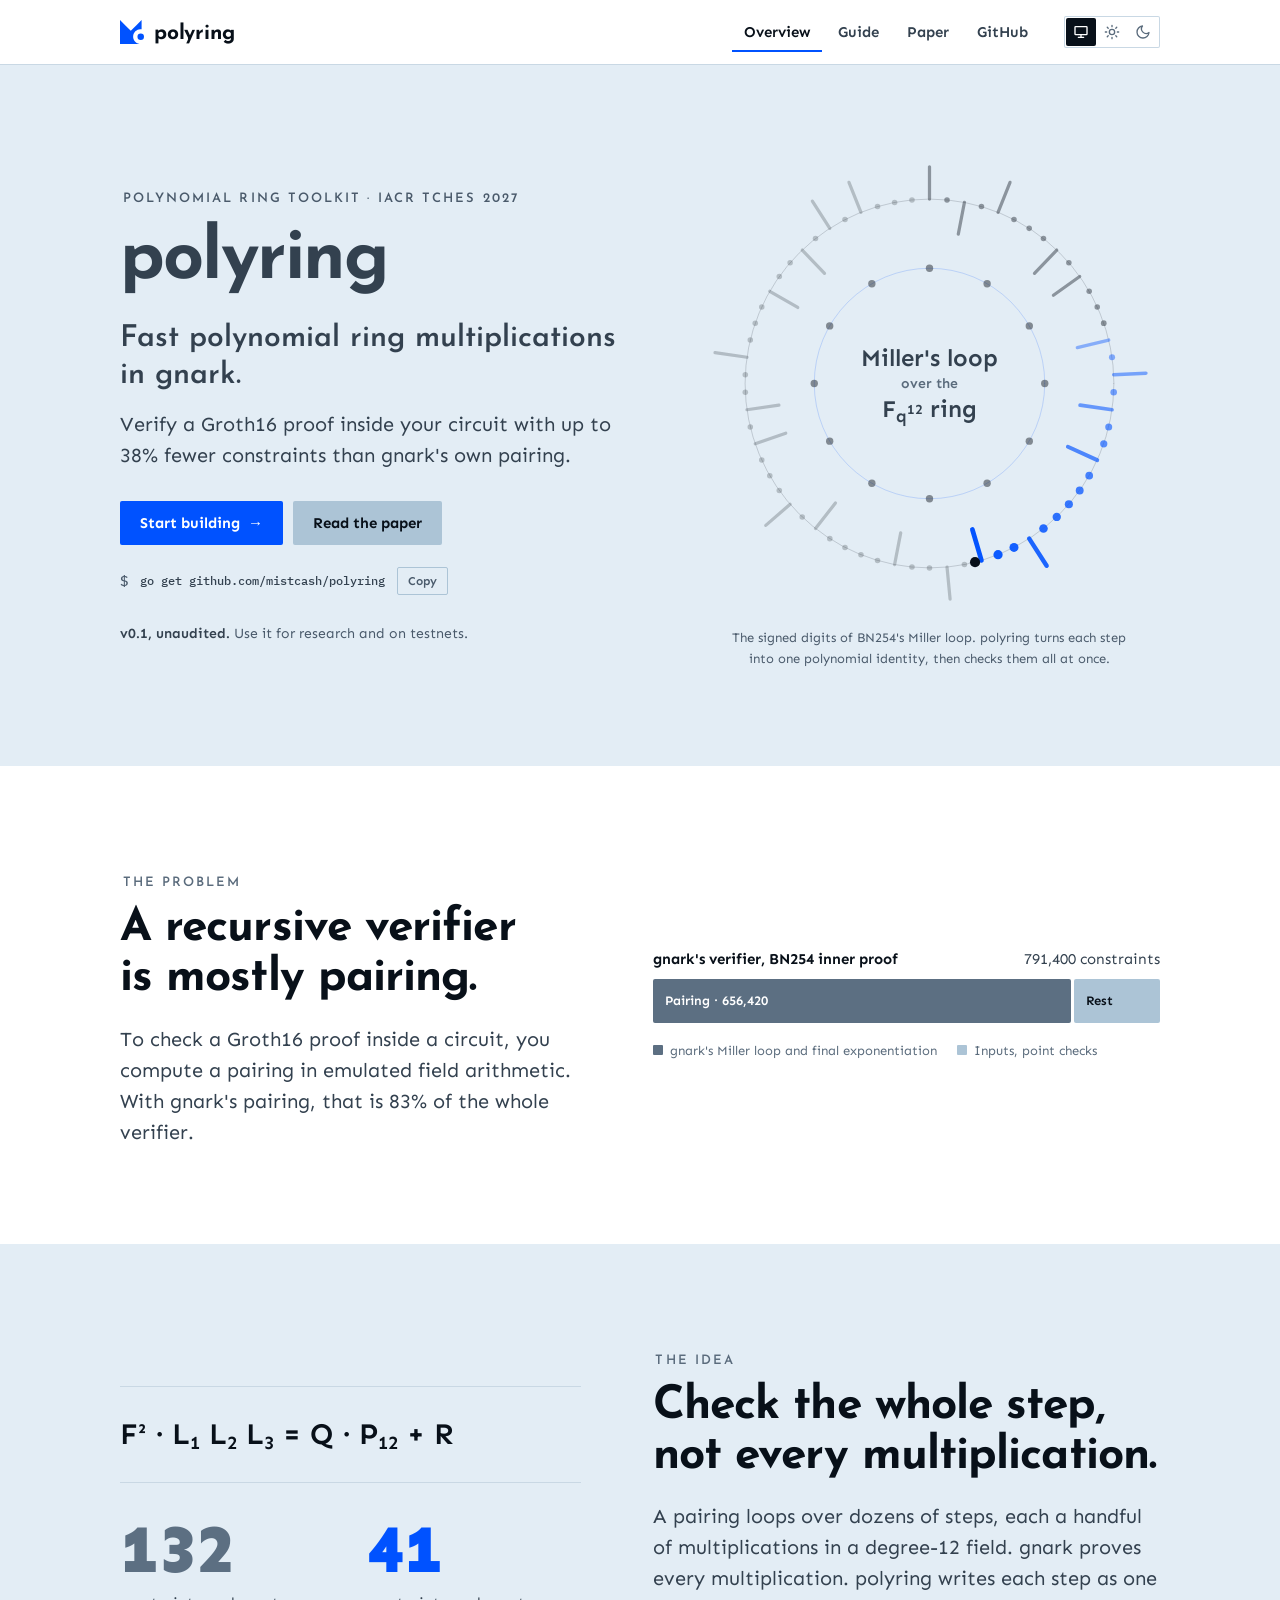
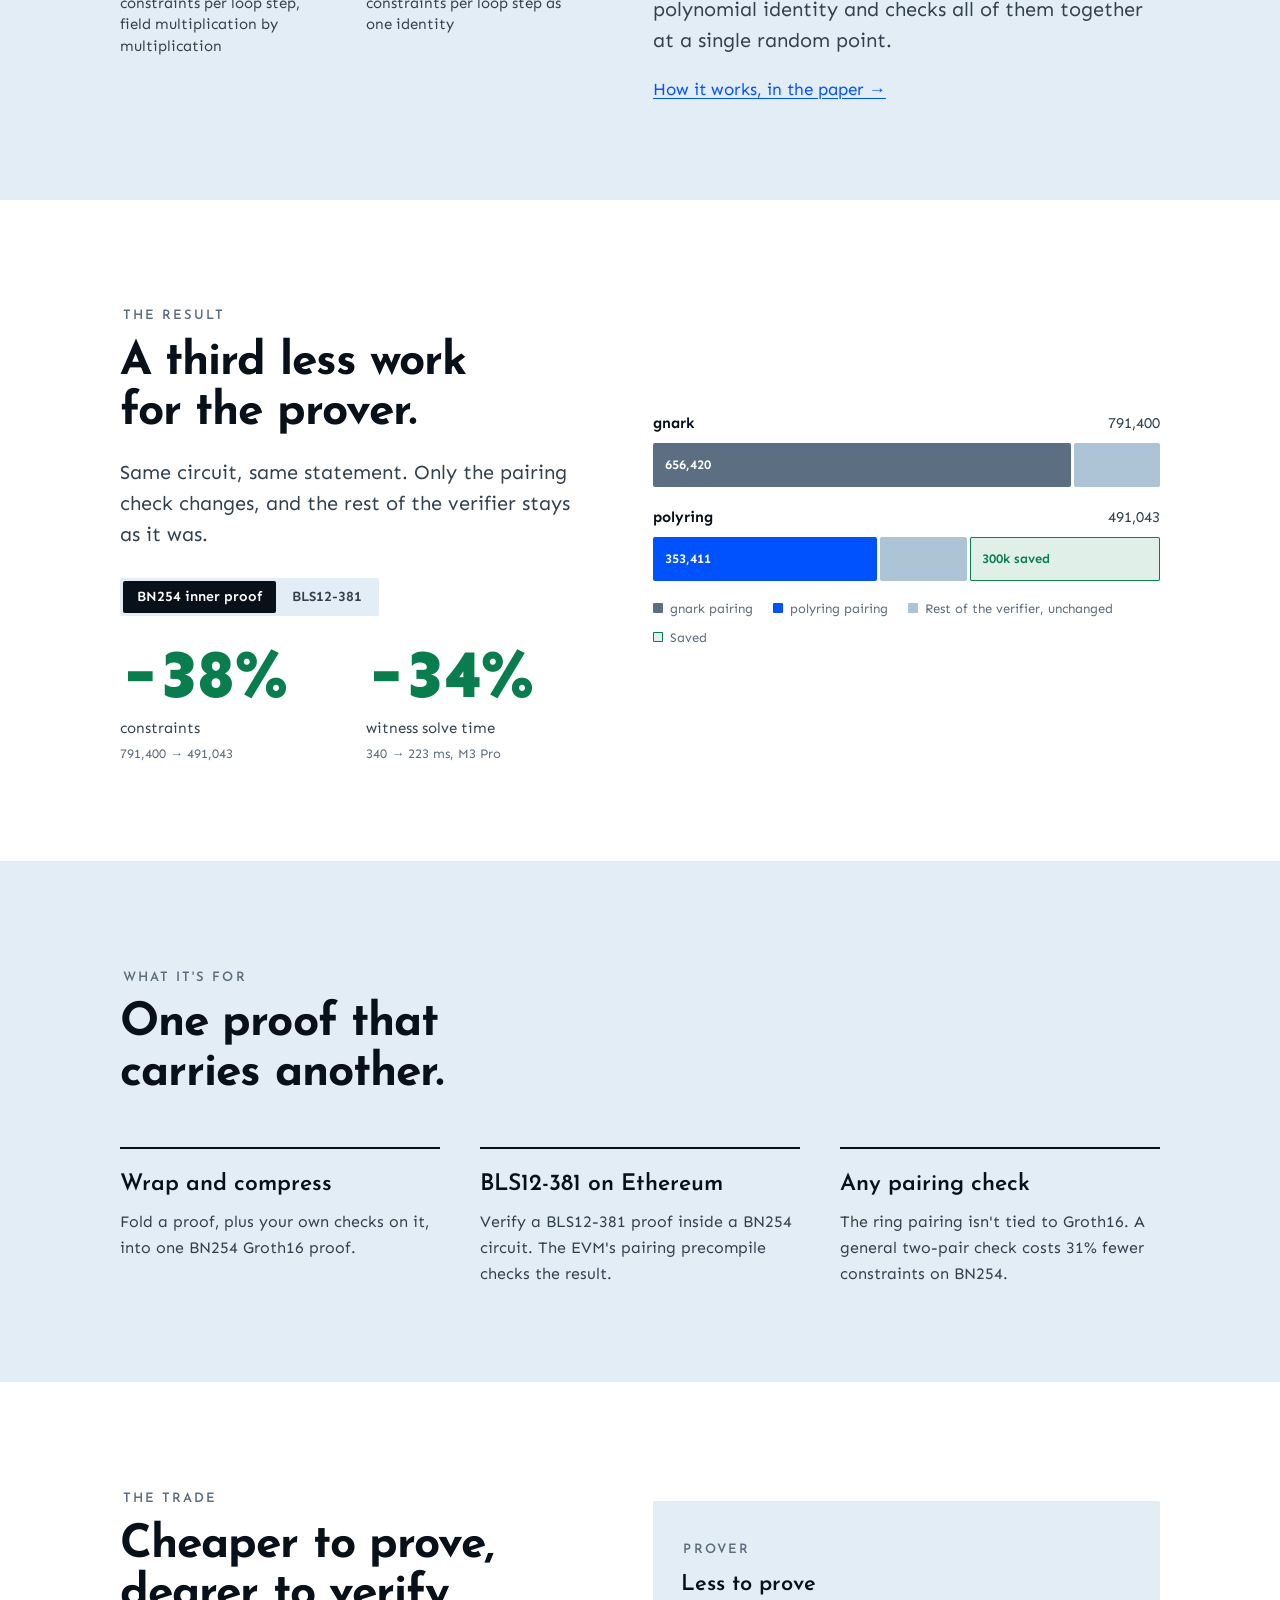
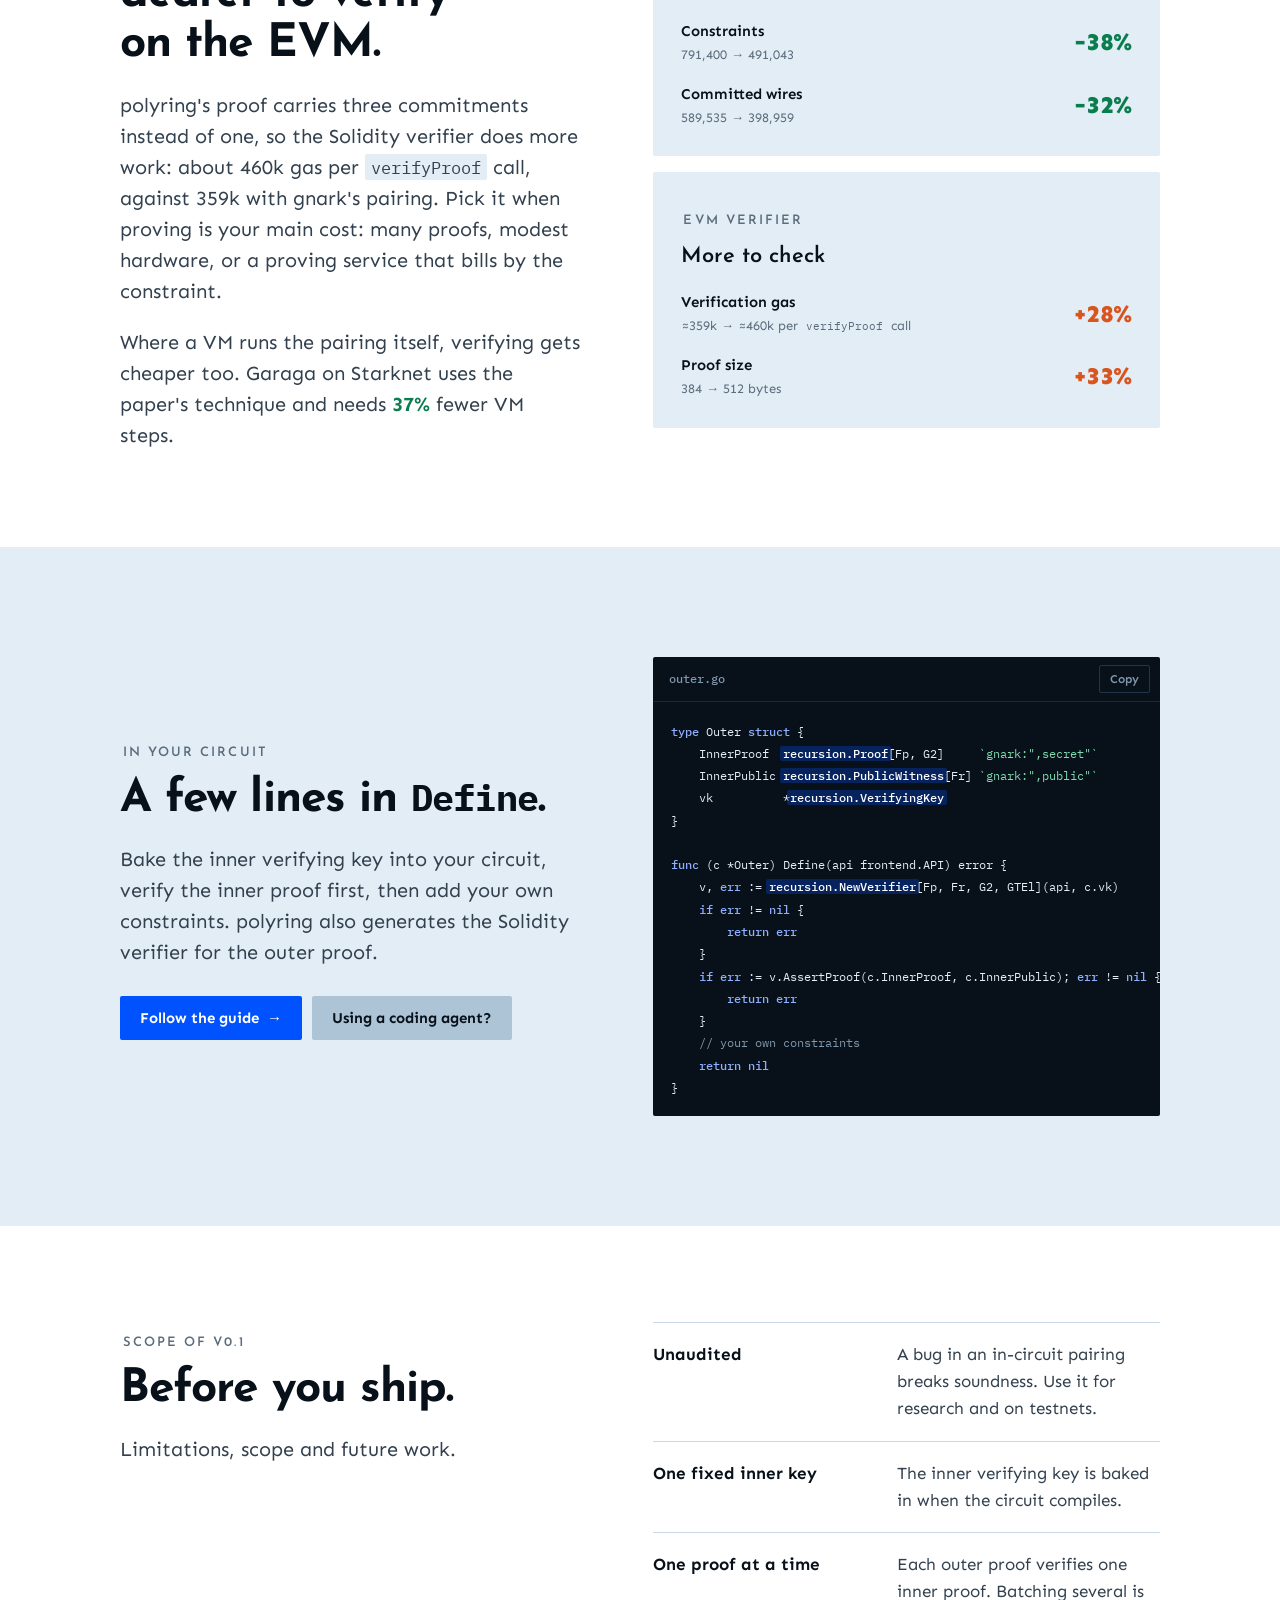
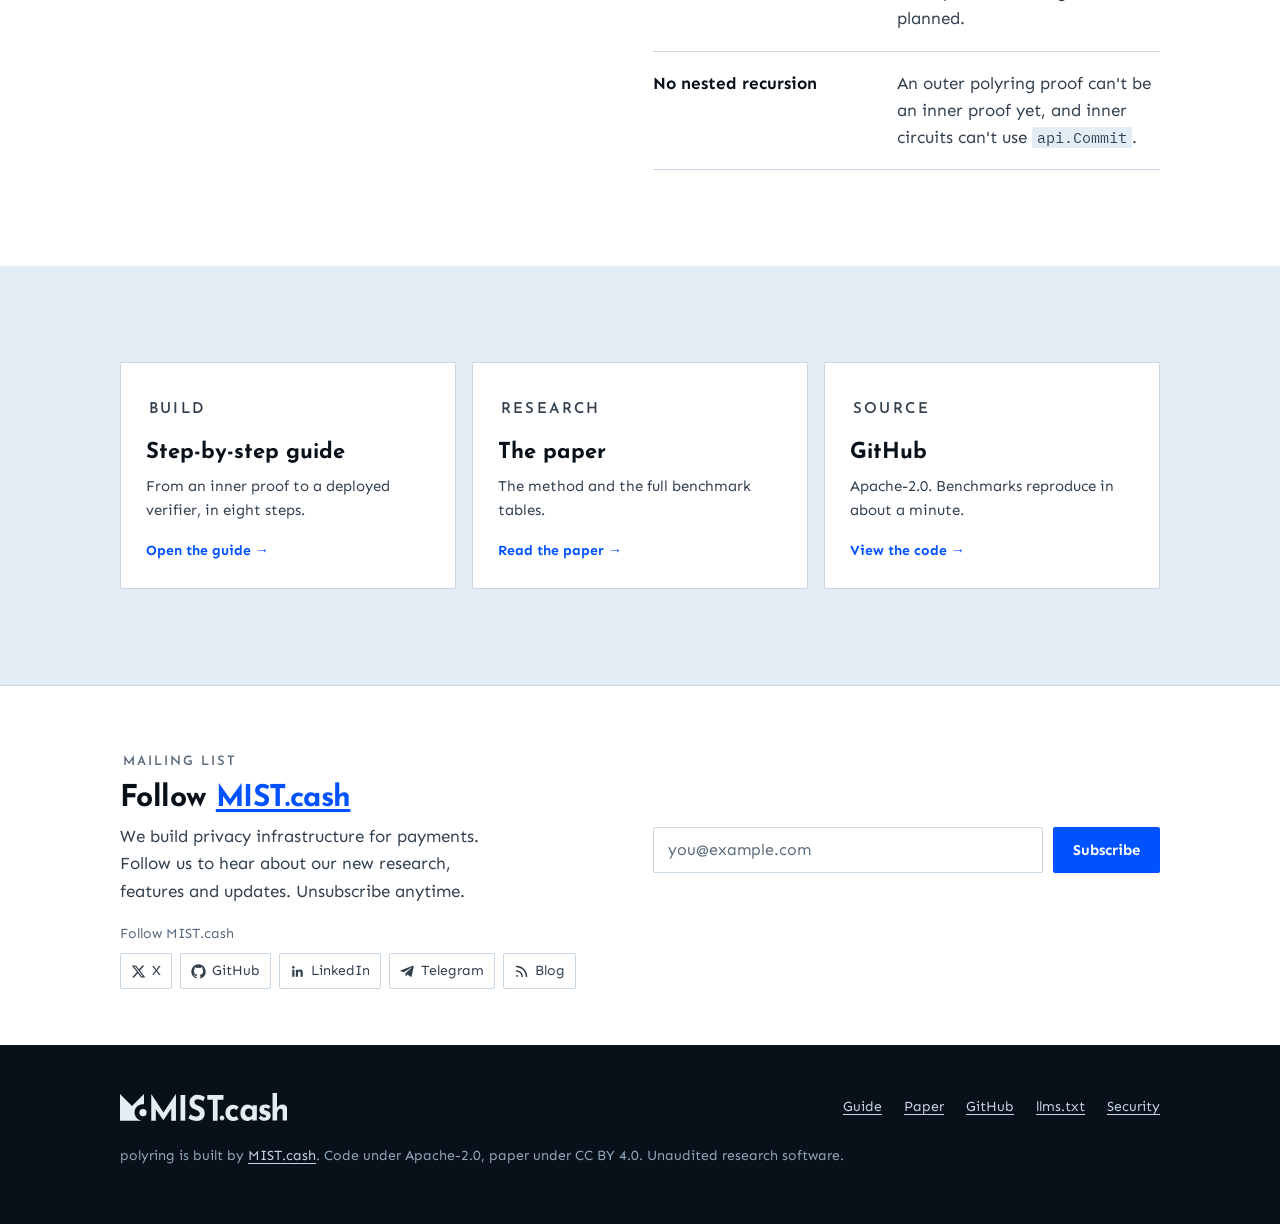
<file: docs/index.html>
<!doctype html>
<html lang="en">

<head>
  <meta charset="utf-8">
  <meta name="viewport" content="width=device-width, initial-scale=1">
  <title>polyring: fast polynomial ring multiplications in gnark</title>
  <meta name="description"
    content="polyring is the Polynomial Ring Toolkit for gnark: fast polyring multiplications, used to verify Groth16 proofs in-circuit with up to 38% fewer constraints.">
  <link rel="canonical" href="https://polyring.mist.cash/">
  <meta name="robots" content="index, follow, max-image-preview:large">
  <meta name="author" content="Shramee Srivastav">
  <meta name="theme-color" content="#ffffff" media="(prefers-color-scheme: light)">
  <meta name="theme-color" content="#081019" media="(prefers-color-scheme: dark)">
  <script>try { var t = localStorage.getItem("polyring-theme"); if (t === "light" || t === "dark") document.documentElement.setAttribute("data-theme", t) } catch (e) { }</script>
  <link rel="icon" href="assets/mist-mark.svg" type="image/svg+xml">

  <meta property="og:type" content="website">
  <meta property="og:site_name" content="polyring by MIST.cash">
  <meta property="og:title" content="polyring for gnark">
  <meta property="og:description"
    content="The Polynomial Ring Toolkit for gnark: fast polyring multiplications, and Groth16 recursion with up to 38% fewer constraints.">
  <meta property="og:url" content="https://polyring.mist.cash/">
  <meta property="og:image" content="https://polyring.mist.cash/og.png">
  <meta property="og:image:width" content="1200">
  <meta property="og:image:height" content="630">
  <meta property="og:image:alt" content="polyring: fast polynomial ring multiplications in gnark">
  <meta name="twitter:card" content="summary_large_image">
  <meta name="twitter:title" content="polyring for gnark">
  <meta name="twitter:description"
    content="The Polynomial Ring Toolkit for gnark: fast polyring multiplications, and Groth16 recursion with up to 38% fewer constraints.">
  <meta name="twitter:image" content="https://polyring.mist.cash/og.png">

  <link rel="alternate" type="text/plain" href="llms.txt" title="Instructions for AI coding agents">
  <link rel="preconnect" href="https://fonts.googleapis.com">
  <link rel="preconnect" href="https://fonts.gstatic.com" crossorigin>
  <link rel="stylesheet"
    href="https://fonts.googleapis.com/css2?family=IBM+Plex+Mono:wght@400;500&family=Josefin+Sans:wght@600;700&family=Sen:wght@400;600;700;800&display=swap">
  <link rel="stylesheet" href="assets/site.css">

  <script type="application/ld+json">
{
  "@context": "https://schema.org",
  "@graph": [
    {
      "@type": "WebSite",
      "@id": "https://polyring.mist.cash/#website",
      "url": "https://polyring.mist.cash/",
      "name": "polyring",
      "description": "polyring is the Polynomial Ring Toolkit for gnark."
    },
    {
      "@type": "SoftwareSourceCode",
      "@id": "https://polyring.mist.cash/#software",
      "name": "polyring",
      "url": "https://polyring.mist.cash/",
      "image": "https://polyring.mist.cash/og.png",
      "description": "Polynomial Ring Toolkit for gnark: fast polynomial ring multiplications, and the Groth16-in-Groth16 recursion built on it. Verify a BN254 or BLS12-381 Groth16 proof inside a BN254 Groth16 circuit with a polynomial-ring pairing check, and on-chain with a multi-commitment Solidity verifier.",
      "codeRepository": "https://github.com/mistcash/polyring",
      "programmingLanguage": "Go",
      "runtimePlatform": "gnark",
      "license": "https://www.apache.org/licenses/LICENSE-2.0",
      "author": { "@type": "Person", "name": "Shramee Srivastav", "affiliation": { "@type": "Organization", "name": "MIST.cash", "url": "https://mist.cash" } },
      "isPartOf": { "@id": "https://polyring.mist.cash/#website" },
      "keywords": ["polynomial ring", "polyring multiplication", "recursive SNARK", "Groth16 recursion", "in-circuit pairing", "BN254", "BLS12-381", "gnark", "Solidity verifier"]
    }
  ]
}
</script>
</head>

<body>
  <svg width="0" height="0" style="position:absolute" aria-hidden="true" focusable="false">
    <symbol id="mist-mark" viewBox="0 0 1080 1080">
      <g transform="translate(0,1080) scale(0.1,-0.1)">
        <path
          d="M0 5402 l0 -5402 4408 1 c4382 1 4406 1 4297 20 -169 29 -408 93 -567 150 -251 90 -577 258 -793 407 -689 478 -1176 1198 -1360 2014 -59 260 -69 368 -70 713 0 345 6 417 56 666 293 1466 1553 2568 3063 2680 146 11 504 7 629 -7 l57 -7 0 2084 0 2084 -2430 -2430 -2430 -2430 -2430 2430 -2430 2430 0 -5403z" />
        <circle cx="9330" cy="3300" r="1460" />
      </g>
    </symbol>
  </svg>
  <a class="skip" href="#main">Skip to content</a>

  <header class="nav">
    <div class="wrap">
      <a class="brand" href="./" aria-label="polyring home"><svg aria-hidden="true" fill="currentColor">
          <use href="#mist-mark" />
        </svg><b>polyring</b></a>
      <nav aria-label="Site">
        <ul>
          <li><a href="./" aria-current="page">Overview</a></li>
          <li><a href="guide.html">Guide</a></li>
          <li><a href="paper.html">Paper</a></li>
          <li><a href="https://github.com/mistcash/polyring">GitHub</a></li>
        </ul>
      </nav>
      <div class="theme" role="group" aria-label="Colour theme">
        <button type="button" data-theme-set="system" aria-pressed="true" aria-label="Match system"
          title="Match system"><svg viewBox="0 0 24 24" fill="none" stroke="currentColor" stroke-width="2"
            stroke-linecap="round" stroke-linejoin="round" aria-hidden="true">
            <rect x="3" y="4" width="18" height="12" rx="1" />
            <path d="M8 20h8M12 16v4" />
          </svg></button>
        <button type="button" data-theme-set="light" aria-pressed="false" aria-label="Light" title="Light"><svg
            viewBox="0 0 24 24" fill="none" stroke="currentColor" stroke-width="2" stroke-linecap="round"
            stroke-linejoin="round" aria-hidden="true">
            <circle cx="12" cy="12" r="4" />
            <path
              d="M12 2v2M12 20v2M4.9 4.9l1.4 1.4M17.7 17.7l1.4 1.4M2 12h2M20 12h2M4.9 19.1l1.4-1.4M17.7 6.3l1.4-1.4" />
          </svg></button>
        <button type="button" data-theme-set="dark" aria-pressed="false" aria-label="Dark" title="Dark"><svg
            viewBox="0 0 24 24" fill="none" stroke="currentColor" stroke-width="2" stroke-linecap="round"
            stroke-linejoin="round" aria-hidden="true">
            <path d="M21 12.8A9 9 0 1 1 11.2 3a7 7 0 0 0 9.8 9.8z" />
          </svg></button>
      </div>
    </div>
  </header>

  <main id="main">

    <div class="hero">
      <div class="wrap">
        <div>
          <span class="eyebrow">Polynomial Ring Toolkit · IACR TCHES 2027</span>
          <h1>polyring</h1>
          <p class="lead tag">Fast polynomial ring multiplications in gnark.</p>
          <p class="lead">Verify a Groth16 proof inside your circuit with up to 38% fewer constraints than gnark's
            own pairing.</p>
          <div class="btns">
            <a class="btn primary" href="guide.html">Start building <span class="arr" aria-hidden="true">→</span></a>
            <a class="btn" href="paper.html">Read the paper</a>
          </div>
          <div class="install"><span class="p"
              aria-hidden="true">$</span><code>go get github.com/mistcash/polyring</code><button
              type="button">Copy</button></div>
          <p class="hero-note"><b>v0.1, unaudited.</b> Use it for research and on testnets.</p>
        </div>
        <figure style="margin:0">
          <div class="ring">
            <canvas id="ring" aria-hidden="true"></canvas>
            <div class="core">
              <div class="cap">
                Miller's loop
                <div class="small">over the</div>
                F<sub>q<sup>12</sup></sub> ring
              </div>
            </div>
          </div>
          <figcaption class="ring-cap">The signed digits of BN254's Miller loop. polyring turns each step into one
            polynomial identity, then checks them all at once.</figcaption>
        </figure>
      </div>
    </div>

    <section class="band" aria-labelledby="problem-h">
      <div class="wrap spread">
        <div>
          <span class="eyebrow">The problem</span>
          <h2 id="problem-h">A recursive verifier is mostly pairing.</h2>
          <p class="lead">To check a Groth16 proof inside a circuit, you compute a pairing in emulated field arithmetic.
            With gnark's pairing, that is 83% of the whole verifier.</p>
        </div>
        <div class="meter">
          <div class="row">
            <div class="top"><b>gnark's verifier, BN254 inner proof</b><span>791,400 constraints</span></div>
            <div class="bar"><span class="seg gnark" style="--n:656420;--max:791400">Pairing · 656,420</span><span
                class="seg" style="--n:134980;--max:791400">Rest</span></div>
          </div>
          <div class="key"><span><i class="gnark"></i>gnark's Miller loop and final
              exponentiation</span><span><i></i>Inputs, point checks</span></div>
        </div>
      </div>
    </section>

    <section class="band tint" aria-labelledby="idea-h">
      <div class="wrap spread flip">
        <div>
          <span class="eyebrow">The idea</span>
          <h2 id="idea-h">Check the whole step, not every multiplication.</h2>
          <p class="lead">A pairing loops over dozens of steps, each a handful of multiplications in a degree-12 field.
            gnark proves every multiplication. polyring writes each step as one polynomial identity and checks all of
            them together at a single random point.</p>
          <p style="margin-top:20px"><a href="paper.html#method">How it works, in the paper →</a></p>
        </div>
        <div>
          <div class="eq" role="math" aria-label="F squared times L1 L2 L3 equals Q times P12 plus R">F² · L<sub>1</sub>
            L<sub>2</sub> L<sub>3</sub> = Q · P<sub>12</sub> + R</div>
          <div class="figs" style="margin-top:32px">
            <div class="fig">
              <div class="v gn">132</div>
              <div class="l">constraints per loop step, field multiplication by multiplication</div>
            </div>
            <div class="fig">
              <div class="v cool">41</div>
              <div class="l">constraints per loop step as one identity</div>
            </div>
          </div>
        </div>
      </div>
    </section>

    <section class="band" aria-labelledby="result-h">
      <div class="wrap spread">
        <div id="result" data-show="bn254">
          <span class="eyebrow">The result</span>
          <h2 id="result-h">A third less work for the prover.</h2>
          <p class="lead" style="margin-bottom:28px">Same circuit, same statement. Only the pairing check changes, and
            the rest of the verifier stays as it was.</p>
          <div class="toggle" data-filter="result" role="group" aria-label="Inner proof curve">
            <button type="button" data-value="bn254" aria-pressed="true">BN254 inner proof</button>
            <button type="button" data-value="bls12381" aria-pressed="false">BLS12-381</button>
          </div>
          <div class="figs">
            <div class="fig" data-curve="bn254">
              <div class="v good">−38%</div>
              <div class="l">constraints</div>
              <div class="s">791,400 → 491,043</div>
            </div>
            <div class="fig" data-curve="bn254">
              <div class="v good">−34%</div>
              <div class="l">witness solve time</div>
              <div class="s">340 → 223 ms, M3 Pro</div>
            </div>
            <div class="fig" data-curve="bls12381">
              <div class="v good">−31%</div>
              <div class="l">constraints</div>
              <div class="s">979,700 → 677,317</div>
            </div>
            <div class="fig" data-curve="bls12381">
              <div class="v good">−44%</div>
              <div class="l">witness solve time</div>
              <div class="s">462 → 258 ms, M3 Pro</div>
            </div>
          </div>
        </div>
        <div class="meter" id="result-bars" data-show="bn254">
          <div class="row" data-curve="bn254">
            <div class="top"><b>gnark</b><span>791,400</span></div>
            <div class="bar"><span class="seg gnark" style="--n:656420;--max:791400">656,420</span><span class="seg"
                style="--n:134980;--max:791400"></span></div>
          </div>
          <div class="row" data-curve="bn254">
            <div class="top"><b>polyring</b><span>491,043</span></div>
            <div class="bar"><span class="seg hot" style="--n:353411;--max:791400">353,411</span><span class="seg"
                style="--n:137632;--max:791400"></span><span class="seg ghost" style="--n:300357;--max:791400">300k
                saved</span></div>
          </div>
          <div class="row" data-curve="bls12381">
            <div class="top"><b>gnark</b><span>979,700</span></div>
            <div class="bar"><span class="seg gnark" style="--n:693884;--max:979700">693,884</span><span class="seg"
                style="--n:285816;--max:979700"></span></div>
          </div>
          <div class="row" data-curve="bls12381">
            <div class="top"><b>polyring</b><span>677,317</span></div>
            <div class="bar"><span class="seg hot" style="--n:391451;--max:979700">391,451</span><span class="seg"
                style="--n:285866;--max:979700"></span><span class="seg ghost" style="--n:302383;--max:979700">302k
                saved</span></div>
          </div>
          <div class="key"><span><i class="gnark"></i>gnark pairing</span><span><i class="hot"></i>polyring
              pairing</span><span><i></i>Rest of the verifier, unchanged</span><span><i class="good"></i>Saved</span>
          </div>
        </div>
      </div>
    </section>

    <section class="band tint" aria-labelledby="uses-h">
      <div class="wrap">
        <span class="eyebrow">What it's for</span>
        <h2 id="uses-h">One proof that carries another.</h2>
        <div class="uses">
          <div class="use">
            <h3>Wrap and compress</h3>
            <p>Fold a proof, plus your own checks on it, into one BN254 Groth16 proof.</p>
          </div>
          <div class="use">
            <h3>BLS12-381 on Ethereum</h3>
            <p>Verify a BLS12-381 proof inside a BN254 circuit. The EVM's pairing precompile checks the result.</p>
          </div>
          <div class="use">
            <h3>Any pairing check</h3>
            <p>The ring pairing isn't tied to Groth16. A general two-pair check costs 31% fewer constraints on BN254.
            </p>
          </div>
        </div>
      </div>
    </section>

    <section class="band" aria-labelledby="trade-h">
      <div class="wrap spread">
        <div>
          <span class="eyebrow">The trade</span>
          <h2 id="trade-h">Cheaper to prove, dearer to verify on the EVM.</h2>
          <p class="lead">polyring's proof carries three commitments instead of one, so the Solidity verifier does more
            work: about 460k gas per <code>verifyProof</code> call, against 359k with gnark's pairing. Pick it when
            proving is your main cost: many proofs, modest hardware, or a proving service that bills by the constraint.
          </p>
          <p class="lead">Where a VM runs the pairing itself, verifying gets cheaper too. Garaga on Starknet uses the
            paper's technique and needs <strong style="color:var(--good)">37%</strong> fewer VM steps.</p>
        </div>
        <div class="trade">
          <div>
            <span class="eyebrow">Prover</span>
            <h3>Less to prove</h3>
            <dl>
              <dt>Constraints<small>791,400 → 491,043</small></dt>
              <dd class="good">−38%</dd>
              <dt>Committed wires<small>589,535 → 398,959</small></dt>
              <dd class="good">−32%</dd>
            </dl>
          </div>
          <div>
            <span class="eyebrow">EVM verifier</span>
            <h3>More to check</h3>
            <dl>
              <dt>Verification gas<small>≈359k → ≈460k per <code>verifyProof</code> call</small></dt>
              <dd class="bad">+28%</dd>
              <dt>Proof size<small>384 → 512 bytes</small></dt>
              <dd class="bad">+33%</dd>
            </dl>
          </div>
        </div>
      </div>
    </section>

    <section class="band tint" aria-labelledby="code-h">
      <div class="wrap spread">
        <div>
          <span class="eyebrow">In your circuit</span>
          <h2 id="code-h">A few lines in <code style="font-size:.8em;background:none;padding:0">Define</code>.</h2>
          <p class="lead">Bake the inner verifying key into your circuit, verify the inner proof first, then add your
            own constraints. polyring also generates the Solidity verifier for the outer proof.</p>
          <div class="btns" style="margin-top:28px"><a class="btn primary" href="guide.html">Follow the guide <span
                class="arr" aria-hidden="true">→</span></a><a class="btn" href="guide.html#agents">Using a coding
              agent?</a></div>
        </div>
        <div class="code">
          <div class="code-head"><span>outer.go</span><button class="copy" type="button">Copy</button></div>
          <pre><code class="lang-go">type Outer struct {
	InnerProof  recursion.Proof[Fp, G2]     `gnark:",secret"`
	InnerPublic recursion.PublicWitness[Fr] `gnark:",public"`
	vk          *recursion.VerifyingKey
}

func (c *Outer) Define(api frontend.API) error {
	v, err := recursion.NewVerifier[Fp, Fr, G2, GTEl](api, c.vk)
	if err != nil {
		return err
	}
	if err := v.AssertProof(c.InnerProof, c.InnerPublic); err != nil {
		return err
	}
	// your own constraints
	return nil
}</code></pre>
        </div>
      </div>
    </section>

    <section class="band" aria-labelledby="limits-h">
      <div class="wrap spread" style="align-items:start">
        <div>
          <span class="eyebrow">Scope of v0.1</span>
          <h2 id="limits-h">Before you ship.</h2>
          <p class="lead">Limitations, scope and future work.</p>
        </div>
        <ul class="limits">
          <li><b>Unaudited</b><span>A bug in an in-circuit pairing breaks soundness. Use it for research and on
              testnets.</span></li>
          <li><b>One fixed inner key</b><span>The inner verifying key is baked in when the circuit compiles.</span></li>
          <li><b>One proof at a time</b><span>Each outer proof verifies one inner proof. Batching several is
              planned.</span></li>
          <li><b>No nested recursion</b><span>An outer polyring proof can't be an inner proof yet, and inner circuits
              can't use <code>api.Commit</code>.</span></li>
        </ul>
      </div>
    </section>

    <section class="band tint" aria-label="Next">
      <div class="wrap next">
        <a href="guide.html"><span class="eyebrow">Build</span><b>Step-by-step guide</b><span>From an inner proof to a
            deployed verifier, in eight steps.</span><span class="go">Open the guide →</span></a>
        <a href="paper.html"><span class="eyebrow">Research</span><b>The paper</b><span>The method and the full
            benchmark tables.</span><span class="go">Read the paper →</span></a>
        <a href="https://github.com/mistcash/polyring"><span class="eyebrow">Source</span><b>GitHub</b><span>Apache-2.0.
            Benchmarks reproduce in about a minute.</span><span class="go">View the code →</span></a>
      </div>
    </section>

    <section class="subscribe" aria-labelledby="subscribe-h">
      <div class="wrap">
        <div>
          <span class="eyebrow">Mailing list</span>
          <h2 id="subscribe-h">Follow <a href="https://mist.cash">MIST.cash</a></h2>
          <p>
            We build privacy infrastructure for payments.
            Follow us to hear about our new research, features and updates. Unsubscribe anytime.
          </p>
          <div class="socials"><span class="head">Follow MIST.cash</span>
            <a class="icon-only" href="https://x.com/_mistcash" aria-label="X"><svg viewBox="0 0 24 24"
                fill="currentColor" aria-hidden="true">
                <path
                  d="M18.244 2.25h3.308l-7.227 8.26 8.502 11.24H16.17l-5.214-6.817L4.99 21.75H1.68l7.73-8.835L1.254 2.25H8.08l4.713 6.231zm-1.161 17.52h1.833L7.084 4.126H5.117z" />
              </svg><span class="lbl">X</span></a>
            <a class="icon-only" href="https://github.com/mistcash" aria-label="GitHub"><svg viewBox="0 0 24 24"
                fill="currentColor" aria-hidden="true">
                <path
                  d="M12 .5C5.73.5.5 5.73.5 12a11.5 11.5 0 0 0 7.86 10.92c.58.1.79-.25.79-.56v-2c-3.2.7-3.87-1.37-3.87-1.37-.52-1.33-1.28-1.68-1.28-1.68-1.05-.72.08-.7.08-.7 1.16.08 1.77 1.19 1.77 1.19 1.03 1.77 2.7 1.26 3.36.96.1-.75.4-1.26.73-1.55-2.55-.29-5.24-1.28-5.24-5.69 0-1.26.45-2.29 1.19-3.1-.12-.29-.52-1.46.11-3.05 0 0 .97-.31 3.17 1.18a11 11 0 0 1 5.77 0c2.2-1.49 3.17-1.18 3.17-1.18.63 1.59.23 2.76.11 3.05.74.81 1.19 1.84 1.19 3.1 0 4.42-2.7 5.4-5.26 5.68.41.36.78 1.06.78 2.14v3.17c0 .31.21.67.8.56A11.5 11.5 0 0 0 23.5 12C23.5 5.73 18.27.5 12 .5z" />
              </svg><span class="lbl">GitHub</span></a>
            <a class="icon-only" href="https://www.linkedin.com/company/117155039" aria-label="LinkedIn"><svg
                viewBox="0 0 24 24" fill="currentColor" aria-hidden="true">
                <path
                  d="M20.447 20.452h-3.554v-5.569c0-1.328-.027-3.037-1.852-3.037-1.853 0-2.136 1.445-2.136 2.939v5.667H9.351V9h3.414v1.561h.046c.477-.9 1.637-1.85 3.37-1.85 3.601 0 4.267 2.37 4.267 5.455v6.286zM5.337 7.433c-1.144 0-2.063-.926-2.063-2.065 0-1.138.92-2.063 2.063-2.063 1.14 0 2.064.925 2.064 2.063 0 1.139-.925 2.065-2.064 2.065zm1.782 13.019H3.555V9h3.564v11.452z" />
              </svg><span class="lbl">LinkedIn</span></a>
            <a class="icon-only" href="https://t.me/+frx6VopIp-FmN2Jl" aria-label="Telegram"><svg viewBox="0 0 24 24"
                fill="currentColor" aria-hidden="true">
                <path
                  d="M21.94 4.3 18.7 19.6c-.24 1.08-.88 1.35-1.78.84l-4.93-3.63-2.38 2.29c-.26.26-.48.48-.99.48l.35-5.02 9.14-8.26c.4-.35-.09-.55-.62-.2L6.2 13.2l-4.87-1.52c-1.06-.33-1.08-1.06.22-1.57L20.6 2.77c.88-.33 1.65.2 1.34 1.53z" />
              </svg><span class="lbl">Telegram</span></a>
            <a href="https://mist.cash/blog"><svg viewBox="0 0 24 24" fill="none" stroke="currentColor"
                stroke-width="2.4" stroke-linecap="round" aria-hidden="true">
                <path d="M4 11a9 9 0 0 1 9 9M4 4a16 16 0 0 1 16 16" />
                <circle cx="5" cy="19" r="1.5" fill="currentColor" stroke="none" />
              </svg><span class="lbl">Blog</span></a>
          </div>
        </div>
        <form class="signup" action="https://app.loops.so/api/newsletter-form/cmvi3csae08eb0j2fa2j1r12o" method="post">
          <label class="sr-only" for="signup-email">Email address</label>
          <div class="row">
            <input id="signup-email" type="email" name="email" required autocomplete="email"
              placeholder="you@example.com">
            <button class="btn primary" type="submit">Subscribe</button>
          </div>
          <p class="msg" role="status" aria-live="polite"></p>
        </form>
      </div>
    </section>

  </main>

  <footer>
    <div class="wrap">
      <a class="wordmark" href="https://mist.cash" aria-label="MIST.cash"><svg viewBox="0 0 2013 337"
          fill="currentColor" role="img" aria-hidden="true" focusable="false"
          style="fill-rule:evenodd;clip-rule:evenodd;stroke-linejoin:round;stroke-miterlimit:2">
          <g transform="matrix(1,0,0,1,-196.98683,-3032.414131)">
            <g id="Logo-MIST.cash" transform="matrix(1.174313,0,0,1.174313,-595.156102,2944.033861)">
              <g id="Logo" transform="matrix(0.060667,0,0,0.060667,811.058403,222.609261)">
                <g transform="matrix(1,0,0,1,-2250,-2250)">
                  <g>
                    <g transform="matrix(0.416667,0,0,-0.416667,0,4500)">
                      <path
                        d="M0,10805L0,0L4408,1C8790,2 8814,2 8705,21C8536,50 8297,114 8138,171C7887,261 7561,429 7345,578C6656,1056 6169,1776 5985,2592C5926,2852 5916,2960 5915,3305C5915,3650 5921,3722 5971,3971C6264,5437 7524,6539 9034,6651C9180,6662 9538,6658 9663,6644L9720,6637L9720,10805L4860,5945L0,10805Z"
                        style="fill-rule:nonzero;" />
                      <circle cx="9330" cy="3300" r="1460" />
                    </g>
                  </g>
                </g>
              </g>
              <g id="MIST.cash" transform="matrix(1.124899,0,0,1.124899,-112.328441,-1673.290746)">
                <g transform="matrix(0.990666,0,0,1.058601,1603.697451,1804.978529)">
                  <g transform="matrix(300,0,0,300,0,0)">
                    <path
                      d="M0.015,-0.072C0.015,-0.093 0.023,-0.11 0.037,-0.124C0.052,-0.138 0.069,-0.145 0.087,-0.145C0.104,-0.145 0.12,-0.138 0.135,-0.124C0.149,-0.11 0.157,-0.093 0.157,-0.072C0.157,-0.05 0.149,-0.033 0.135,-0.019C0.12,-0.006 0.104,-0 0.087,-0C0.069,-0 0.052,-0.006 0.037,-0.019C0.023,-0.033 0.015,-0.05 0.015,-0.072Z"
                      style="fill-rule:nonzero;" />
                  </g>
                  <g transform="matrix(300,0,0,300,45.6,0)">
                    <path
                      d="M0.443,-0.039C0.424,-0.024 0.4,-0.011 0.37,-0.002C0.341,0.007 0.313,0.012 0.285,0.012C0.235,0.012 0.192,0.003 0.154,-0.015C0.118,-0.034 0.089,-0.06 0.069,-0.095C0.048,-0.129 0.038,-0.17 0.038,-0.219C0.038,-0.268 0.049,-0.309 0.071,-0.344C0.093,-0.378 0.122,-0.404 0.158,-0.422C0.193,-0.44 0.231,-0.449 0.27,-0.449C0.309,-0.449 0.343,-0.444 0.372,-0.433C0.402,-0.422 0.426,-0.408 0.447,-0.391L0.379,-0.301C0.37,-0.308 0.357,-0.316 0.341,-0.324C0.324,-0.331 0.305,-0.335 0.283,-0.335C0.264,-0.335 0.246,-0.33 0.23,-0.32C0.214,-0.31 0.201,-0.296 0.192,-0.279C0.183,-0.262 0.178,-0.242 0.178,-0.219C0.178,-0.198 0.183,-0.178 0.193,-0.16C0.203,-0.142 0.217,-0.128 0.235,-0.118C0.252,-0.107 0.273,-0.102 0.297,-0.102C0.312,-0.102 0.327,-0.104 0.34,-0.108C0.353,-0.113 0.364,-0.119 0.373,-0.127L0.443,-0.039Z"
                      style="fill-rule:nonzero;" />
                  </g>
                  <g transform="matrix(300,0,0,300,183.3,0)">
                    <path
                      d="M0.256,0.012C0.215,0.012 0.178,0.004 0.145,-0.013C0.113,-0.029 0.086,-0.054 0.067,-0.088C0.048,-0.122 0.038,-0.165 0.038,-0.218C0.038,-0.267 0.048,-0.31 0.068,-0.346C0.088,-0.382 0.114,-0.41 0.147,-0.429C0.18,-0.449 0.214,-0.459 0.251,-0.459C0.294,-0.459 0.327,-0.452 0.35,-0.438C0.372,-0.423 0.39,-0.407 0.405,-0.39L0.399,-0.373L0.412,-0.437L0.542,-0.437L0.542,-0L0.402,-0L0.402,-0.095L0.413,-0.065C0.412,-0.065 0.408,-0.061 0.401,-0.053C0.394,-0.046 0.385,-0.037 0.371,-0.026C0.358,-0.016 0.342,-0.007 0.324,0.001C0.304,0.008 0.282,0.012 0.256,0.012ZM0.296,-0.102C0.313,-0.102 0.328,-0.104 0.341,-0.11C0.354,-0.115 0.366,-0.122 0.376,-0.132C0.386,-0.141 0.395,-0.153 0.402,-0.168L0.402,-0.275C0.397,-0.29 0.389,-0.302 0.378,-0.312C0.367,-0.323 0.355,-0.331 0.34,-0.337C0.325,-0.342 0.309,-0.345 0.291,-0.345C0.271,-0.345 0.253,-0.34 0.236,-0.33C0.218,-0.319 0.205,-0.305 0.195,-0.287C0.185,-0.269 0.18,-0.248 0.18,-0.225C0.18,-0.202 0.185,-0.181 0.196,-0.162C0.207,-0.143 0.221,-0.129 0.239,-0.118C0.256,-0.107 0.275,-0.102 0.296,-0.102Z"
                      style="fill-rule:nonzero;" />
                  </g>
                  <g transform="matrix(300,0,0,300,352.5,0)">
                    <path
                      d="M0.214,0.009C0.178,0.009 0.144,0.003 0.114,-0.01C0.083,-0.023 0.056,-0.04 0.035,-0.063L0.093,-0.14C0.114,-0.121 0.134,-0.107 0.152,-0.099C0.171,-0.09 0.187,-0.086 0.202,-0.086C0.213,-0.086 0.224,-0.087 0.233,-0.089C0.242,-0.092 0.249,-0.095 0.254,-0.101C0.259,-0.105 0.262,-0.112 0.262,-0.12C0.262,-0.131 0.258,-0.14 0.248,-0.147C0.24,-0.154 0.228,-0.159 0.214,-0.164C0.2,-0.168 0.185,-0.172 0.169,-0.177C0.129,-0.19 0.1,-0.208 0.083,-0.233C0.065,-0.257 0.056,-0.283 0.056,-0.312C0.056,-0.334 0.062,-0.356 0.073,-0.379C0.085,-0.401 0.104,-0.42 0.13,-0.434C0.155,-0.45 0.188,-0.457 0.229,-0.457C0.266,-0.457 0.297,-0.453 0.322,-0.446C0.347,-0.439 0.371,-0.427 0.394,-0.41L0.341,-0.328C0.328,-0.338 0.314,-0.347 0.298,-0.353C0.283,-0.36 0.268,-0.364 0.255,-0.365C0.243,-0.366 0.233,-0.364 0.225,-0.361C0.216,-0.358 0.21,-0.353 0.205,-0.348C0.2,-0.343 0.198,-0.337 0.198,-0.331C0.197,-0.318 0.202,-0.308 0.212,-0.301C0.223,-0.294 0.236,-0.288 0.252,-0.284C0.268,-0.28 0.284,-0.275 0.299,-0.27C0.32,-0.263 0.339,-0.254 0.354,-0.243C0.369,-0.232 0.381,-0.218 0.39,-0.203C0.398,-0.187 0.402,-0.168 0.402,-0.146C0.402,-0.119 0.395,-0.094 0.382,-0.071C0.368,-0.047 0.347,-0.028 0.32,-0.013C0.292,0.002 0.257,0.009 0.214,0.009Z"
                      style="fill-rule:nonzero;" />
                  </g>
                  <g transform="matrix(300,0,0,300,468.6,0)">
                    <path
                      d="M0.072,-0L0.072,-0.789L0.209,-0.789L0.209,-0.349L0.208,-0.366C0.223,-0.393 0.245,-0.416 0.273,-0.432C0.301,-0.45 0.335,-0.458 0.376,-0.458C0.417,-0.458 0.452,-0.446 0.48,-0.421C0.507,-0.397 0.521,-0.366 0.522,-0.327L0.522,-0L0.382,-0L0.382,-0.275C0.381,-0.294 0.376,-0.31 0.366,-0.322C0.357,-0.333 0.341,-0.339 0.318,-0.339C0.297,-0.339 0.278,-0.332 0.262,-0.318C0.246,-0.304 0.234,-0.285 0.225,-0.261C0.216,-0.237 0.212,-0.209 0.212,-0.178L0.212,-0L0.072,-0Z"
                      style="fill-rule:nonzero;" />
                  </g>
                </g>
                <g transform="matrix(0.990666,0,0,1.058601,1222.786476,1806.30178)">
                  <g transform="matrix(300,0,0,300,0,0)">
                    <rect x="0.095" y="-0.736" width="0.145" height="0.736" style="fill-rule:nonzero;" />
                  </g>
                  <g transform="matrix(300,0,0,300,90.3,0)">
                    <path
                      d="M0.488,-0.558C0.46,-0.573 0.431,-0.586 0.403,-0.596C0.373,-0.606 0.346,-0.611 0.321,-0.611C0.29,-0.611 0.265,-0.605 0.247,-0.592C0.229,-0.579 0.22,-0.56 0.22,-0.535C0.22,-0.518 0.227,-0.502 0.24,-0.488C0.254,-0.475 0.272,-0.463 0.293,-0.452C0.315,-0.441 0.338,-0.432 0.361,-0.423C0.382,-0.415 0.404,-0.406 0.424,-0.395C0.446,-0.384 0.464,-0.37 0.481,-0.353C0.498,-0.337 0.511,-0.317 0.521,-0.292C0.531,-0.268 0.536,-0.238 0.536,-0.203C0.536,-0.166 0.526,-0.131 0.507,-0.099C0.488,-0.067 0.459,-0.041 0.422,-0.022C0.385,-0.002 0.339,0.008 0.284,0.008C0.256,0.008 0.228,0.005 0.199,-0.001C0.169,-0.006 0.141,-0.015 0.113,-0.026C0.085,-0.038 0.058,-0.053 0.032,-0.071L0.096,-0.184C0.113,-0.171 0.132,-0.16 0.152,-0.15C0.173,-0.141 0.193,-0.133 0.214,-0.128C0.235,-0.123 0.254,-0.12 0.271,-0.12C0.288,-0.12 0.306,-0.122 0.324,-0.128C0.341,-0.133 0.356,-0.141 0.367,-0.153C0.379,-0.165 0.385,-0.182 0.385,-0.203C0.385,-0.218 0.38,-0.231 0.37,-0.243C0.361,-0.255 0.348,-0.266 0.332,-0.276C0.315,-0.286 0.297,-0.295 0.278,-0.302C0.255,-0.311 0.232,-0.321 0.208,-0.332C0.184,-0.343 0.162,-0.357 0.141,-0.373C0.12,-0.39 0.102,-0.41 0.089,-0.434C0.076,-0.459 0.07,-0.489 0.07,-0.524C0.07,-0.567 0.08,-0.604 0.099,-0.635C0.118,-0.666 0.144,-0.691 0.179,-0.71C0.214,-0.728 0.254,-0.738 0.299,-0.74C0.358,-0.74 0.407,-0.733 0.444,-0.719C0.48,-0.705 0.514,-0.688 0.543,-0.669L0.488,-0.558Z"
                      style="fill-rule:nonzero;" />
                  </g>
                  <g transform="matrix(300,0,0,300,261,0)">
                    <path
                      d="M0.045,-0.736L0.541,-0.736L0.541,-0.596L0.362,-0.596L0.362,-0L0.217,-0L0.217,-0.596L0.045,-0.596L0.045,-0.736Z"
                      style="fill-rule:nonzero;" />
                  </g>
                </g>
                <g transform="matrix(0.990666,0,0,1.058601,51.176081,1148.831732)">
                  <g transform="matrix(300,0,0,300,913.294576,621.108915)">
                    <path
                      d="M0.095,-0L0.095,-0.766L0.096,-0.766L0.505,-0.186L0.443,-0.2L0.851,-0.766L0.853,-0.766L0.853,-0L0.708,-0L0.708,-0.439L0.717,-0.364L0.468,-0.01L0.466,-0.01L0.21,-0.364L0.235,-0.433L0.235,-0L0.095,-0Z"
                      style="fill-rule:nonzero;" />
                  </g>
                  <g transform="matrix(300,0,0,300,1197.694576,621.108915)"></g>
                </g>
              </g>
            </g>
          </g>
        </svg></a>
      <nav aria-label="Footer">
        <a href="guide.html">Guide</a>
        <a href="paper.html">Paper</a>
        <a href="https://github.com/mistcash/polyring">GitHub</a>
        <a href="llms.txt">llms.txt</a>
        <a href="https://github.com/mistcash/polyring/security">Security</a>
      </nav>
      <p>polyring is built by <a href="https://mist.cash">MIST.cash</a>. Code under Apache-2.0, paper under CC BY 4.0.
        Unaudited research software.</p>
    </div>
  </footer>

  <script src="assets/site.js" defer></script>
</body>

</html>
</file>
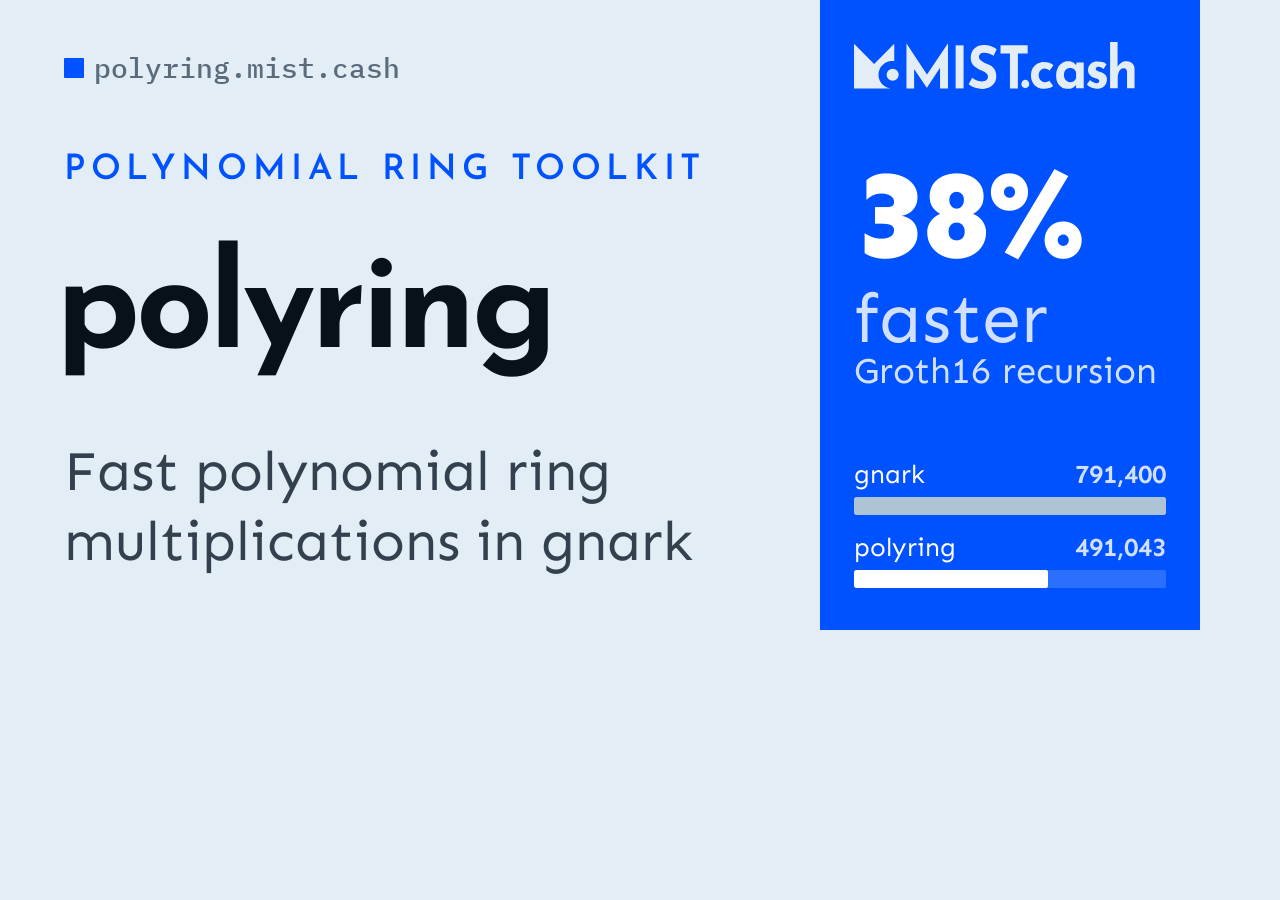
<file: docs/og/index.html>
<!doctype html>
<!--
  Source for docs/og.png, the 1200x630 social preview.
  Edit the copy below, then run docs/og/render.sh. Fonts load from Google
  Fonts, so rendering needs network.
-->
<html lang="en">

<head>
  <meta charset="utf-8">
  <title>polyring social preview</title>
  <link rel="stylesheet"
    href="https://fonts.googleapis.com/css2?family=IBM+Plex+Mono:wght@500&family=Josefin+Sans:wght@600;700&family=Sen:wght@400;600;800&display=swap">
  <style>
    :root {
      --baby: #e3edf5;
      --mist: #acc4d6;
      --cobalt: #0052ff;
      --ink: #081019;
      --ink-2: #33414f;
      --muted: #5a6b7c;
      --display: "Josefin Sans", sans-serif;
      --text: "Sen", sans-serif;
      --mono: "IBM Plex Mono", monospace;
    }

    * {
      box-sizing: border-box;
      margin: 0;
    }

    body {
      width: 1200px;
      height: 630px;
      position: relative;
      overflow: hidden;
      background: var(--baby);
      color: var(--ink);
      font-family: var(--text);
      -webkit-font-smoothing: antialiased;
    }

    /* ---------- left ---------- */
    .content {
      position: absolute;
      inset: 0 380px 0 0;
      padding: 54px 64px;
      display: flex;
      flex-direction: column;
    }

    .url {
      display: inline-flex;
      align-items: center;
      gap: 10px;
      align-self: flex-start;
      font: 500 28px/1 var(--mono);
      color: var(--muted);
    }

    .url::before {
      content: "";
      width: .7em;
      height: .7em;
      border-radius: 1px;
      background: var(--cobalt);
    }

    .mid {
      margin: auto 0 0;
      padding-top: 18px;
    }

    .eyebrow {
      display: block;
      font: 600 35px/1.2 var(--display);
      letter-spacing: .16em;
      text-transform: uppercase;
      color: var(--cobalt);
    }

    h1 {
      margin-top: 20px;
      font: 700 135px/1.1 var(--display);
      letter-spacing: -.03em;
      color: var(--ink);
      margin: 3rem 0 3rem -0.06em;
    }

    .lead {
      margin-top: 30px;
      max-width: 660px;
      font-size: 56px;
      line-height: 1.25;
      color: var(--ink-2);
    }

    /* ---------- side panel ---------- */
    .panel {
      position: absolute;
      top: 0;
      right: 0;
      bottom: 0;
      width: 380px;
      background: var(--cobalt);
      color: #ffffff;
      padding: 42px 34px;
      display: flex;
      flex-direction: column;
      justify-content: space-between;
    }

    .logo {
      display: block;
      align-self: stretch;
      width: 90%;
      height: auto;
      color: var(--baby);
      fill: currentColor;
    }

    .big {
      font: 800 125px/.86 var(--text);
      letter-spacing: -.055em;
      font-variant-numeric: tabular-nums;
    }

    .big-label {
      margin-top: 14px;
      font-size: 70px;
      line-height: 1;
      color: rgba(255, 255, 255, .82);
    }

    .big-label small {
      display: block;
      font-size: 0.52em;
    }

    .bars {
      display: grid;
      gap: 20px;
    }

    .top {
      display: flex;
      align-items: baseline;
      justify-content: space-between;
      gap: 12px;
      font-size: 26px;
      line-height: 1;
    }

    .top .v {
      font-weight: 600;
      font-variant-numeric: tabular-nums;
      color: rgba(255, 255, 255, .82);
    }

    .track {
      position: relative;
      height: 18px;
      margin-top: 9px;
      border-radius: 2px;
      background: rgba(255, 255, 255, .17);
      overflow: hidden;
    }

    .track i {
      position: absolute;
      inset: 0 auto 0 0;
      width: 100%;
      border-radius: 2px;
      background: var(--mist);
    }

    .track.after i {
      width: 62.05%;
      background: #ffffff;
    }
  </style>
</head>

<body>
  <svg width="0" height="0" style="position:absolute" aria-hidden="true" focusable="false">
    <symbol id="mist-cash" viewBox="0 0 2013 337">
      <g transform="matrix(1,0,0,1,-196.98683,-3032.414131)">
        <g id="Logo-MIST.cash" serif:id="Logo MIST.cash"
          transform="matrix(1.174313,0,0,1.174313,-595.156102,2944.033861)">
          <g id="Logo" transform="matrix(0.060667,0,0,0.060667,811.058403,222.609261)">
            <g transform="matrix(1,0,0,1,-2250,-2250)">
              <g>
                <g transform="matrix(0.416667,0,0,-0.416667,0,4500)">
                  <path
                    d="M0,10805L0,0L4408,1C8790,2 8814,2 8705,21C8536,50 8297,114 8138,171C7887,261 7561,429 7345,578C6656,1056 6169,1776 5985,2592C5926,2852 5916,2960 5915,3305C5915,3650 5921,3722 5971,3971C6264,5437 7524,6539 9034,6651C9180,6662 9538,6658 9663,6644L9720,6637L9720,10805L4860,5945L0,10805Z"
                    style="fill-rule:nonzero;" />
                  <circle cx="9330" cy="3300" r="1460" />
                </g>
              </g>
            </g>
          </g>
          <g id="MIST.cash" transform="matrix(1.124899,0,0,1.124899,-112.328441,-1673.290746)">
            <g transform="matrix(0.990666,0,0,1.058601,1603.697451,1804.978529)">
              <g transform="matrix(300,0,0,300,0,0)">
                <path
                  d="M0.015,-0.072C0.015,-0.093 0.023,-0.11 0.037,-0.124C0.052,-0.138 0.069,-0.145 0.087,-0.145C0.104,-0.145 0.12,-0.138 0.135,-0.124C0.149,-0.11 0.157,-0.093 0.157,-0.072C0.157,-0.05 0.149,-0.033 0.135,-0.019C0.12,-0.006 0.104,-0 0.087,-0C0.069,-0 0.052,-0.006 0.037,-0.019C0.023,-0.033 0.015,-0.05 0.015,-0.072Z"
                  style="fill-rule:nonzero;" />
              </g>
              <g transform="matrix(300,0,0,300,45.6,0)">
                <path
                  d="M0.443,-0.039C0.424,-0.024 0.4,-0.011 0.37,-0.002C0.341,0.007 0.313,0.012 0.285,0.012C0.235,0.012 0.192,0.003 0.154,-0.015C0.118,-0.034 0.089,-0.06 0.069,-0.095C0.048,-0.129 0.038,-0.17 0.038,-0.219C0.038,-0.268 0.049,-0.309 0.071,-0.344C0.093,-0.378 0.122,-0.404 0.158,-0.422C0.193,-0.44 0.231,-0.449 0.27,-0.449C0.309,-0.449 0.343,-0.444 0.372,-0.433C0.402,-0.422 0.426,-0.408 0.447,-0.391L0.379,-0.301C0.37,-0.308 0.357,-0.316 0.341,-0.324C0.324,-0.331 0.305,-0.335 0.283,-0.335C0.264,-0.335 0.246,-0.33 0.23,-0.32C0.214,-0.31 0.201,-0.296 0.192,-0.279C0.183,-0.262 0.178,-0.242 0.178,-0.219C0.178,-0.198 0.183,-0.178 0.193,-0.16C0.203,-0.142 0.217,-0.128 0.235,-0.118C0.252,-0.107 0.273,-0.102 0.297,-0.102C0.312,-0.102 0.327,-0.104 0.34,-0.108C0.353,-0.113 0.364,-0.119 0.373,-0.127L0.443,-0.039Z"
                  style="fill-rule:nonzero;" />
              </g>
              <g transform="matrix(300,0,0,300,183.3,0)">
                <path
                  d="M0.256,0.012C0.215,0.012 0.178,0.004 0.145,-0.013C0.113,-0.029 0.086,-0.054 0.067,-0.088C0.048,-0.122 0.038,-0.165 0.038,-0.218C0.038,-0.267 0.048,-0.31 0.068,-0.346C0.088,-0.382 0.114,-0.41 0.147,-0.429C0.18,-0.449 0.214,-0.459 0.251,-0.459C0.294,-0.459 0.327,-0.452 0.35,-0.438C0.372,-0.423 0.39,-0.407 0.405,-0.39L0.399,-0.373L0.412,-0.437L0.542,-0.437L0.542,-0L0.402,-0L0.402,-0.095L0.413,-0.065C0.412,-0.065 0.408,-0.061 0.401,-0.053C0.394,-0.046 0.385,-0.037 0.371,-0.026C0.358,-0.016 0.342,-0.007 0.324,0.001C0.304,0.008 0.282,0.012 0.256,0.012ZM0.296,-0.102C0.313,-0.102 0.328,-0.104 0.341,-0.11C0.354,-0.115 0.366,-0.122 0.376,-0.132C0.386,-0.141 0.395,-0.153 0.402,-0.168L0.402,-0.275C0.397,-0.29 0.389,-0.302 0.378,-0.312C0.367,-0.323 0.355,-0.331 0.34,-0.337C0.325,-0.342 0.309,-0.345 0.291,-0.345C0.271,-0.345 0.253,-0.34 0.236,-0.33C0.218,-0.319 0.205,-0.305 0.195,-0.287C0.185,-0.269 0.18,-0.248 0.18,-0.225C0.18,-0.202 0.185,-0.181 0.196,-0.162C0.207,-0.143 0.221,-0.129 0.239,-0.118C0.256,-0.107 0.275,-0.102 0.296,-0.102Z"
                  style="fill-rule:nonzero;" />
              </g>
              <g transform="matrix(300,0,0,300,352.5,0)">
                <path
                  d="M0.214,0.009C0.178,0.009 0.144,0.003 0.114,-0.01C0.083,-0.023 0.056,-0.04 0.035,-0.063L0.093,-0.14C0.114,-0.121 0.134,-0.107 0.152,-0.099C0.171,-0.09 0.187,-0.086 0.202,-0.086C0.213,-0.086 0.224,-0.087 0.233,-0.089C0.242,-0.092 0.249,-0.095 0.254,-0.101C0.259,-0.105 0.262,-0.112 0.262,-0.12C0.262,-0.131 0.258,-0.14 0.248,-0.147C0.24,-0.154 0.228,-0.159 0.214,-0.164C0.2,-0.168 0.185,-0.172 0.169,-0.177C0.129,-0.19 0.1,-0.208 0.083,-0.233C0.065,-0.257 0.056,-0.283 0.056,-0.312C0.056,-0.334 0.062,-0.356 0.073,-0.379C0.085,-0.401 0.104,-0.42 0.13,-0.434C0.155,-0.45 0.188,-0.457 0.229,-0.457C0.266,-0.457 0.297,-0.453 0.322,-0.446C0.347,-0.439 0.371,-0.427 0.394,-0.41L0.341,-0.328C0.328,-0.338 0.314,-0.347 0.298,-0.353C0.283,-0.36 0.268,-0.364 0.255,-0.365C0.243,-0.366 0.233,-0.364 0.225,-0.361C0.216,-0.358 0.21,-0.353 0.205,-0.348C0.2,-0.343 0.198,-0.337 0.198,-0.331C0.197,-0.318 0.202,-0.308 0.212,-0.301C0.223,-0.294 0.236,-0.288 0.252,-0.284C0.268,-0.28 0.284,-0.275 0.299,-0.27C0.32,-0.263 0.339,-0.254 0.354,-0.243C0.369,-0.232 0.381,-0.218 0.39,-0.203C0.398,-0.187 0.402,-0.168 0.402,-0.146C0.402,-0.119 0.395,-0.094 0.382,-0.071C0.368,-0.047 0.347,-0.028 0.32,-0.013C0.292,0.002 0.257,0.009 0.214,0.009Z"
                  style="fill-rule:nonzero;" />
              </g>
              <g transform="matrix(300,0,0,300,468.6,0)">
                <path
                  d="M0.072,-0L0.072,-0.789L0.209,-0.789L0.209,-0.349L0.208,-0.366C0.223,-0.393 0.245,-0.416 0.273,-0.432C0.301,-0.45 0.335,-0.458 0.376,-0.458C0.417,-0.458 0.452,-0.446 0.48,-0.421C0.507,-0.397 0.521,-0.366 0.522,-0.327L0.522,-0L0.382,-0L0.382,-0.275C0.381,-0.294 0.376,-0.31 0.366,-0.322C0.357,-0.333 0.341,-0.339 0.318,-0.339C0.297,-0.339 0.278,-0.332 0.262,-0.318C0.246,-0.304 0.234,-0.285 0.225,-0.261C0.216,-0.237 0.212,-0.209 0.212,-0.178L0.212,-0L0.072,-0Z"
                  style="fill-rule:nonzero;" />
              </g>
            </g>
            <g transform="matrix(0.990666,0,0,1.058601,1222.786476,1806.30178)">
              <g transform="matrix(300,0,0,300,0,0)">
                <rect x="0.095" y="-0.736" width="0.145" height="0.736" style="fill-rule:nonzero;" />
              </g>
              <g transform="matrix(300,0,0,300,90.3,0)">
                <path
                  d="M0.488,-0.558C0.46,-0.573 0.431,-0.586 0.403,-0.596C0.373,-0.606 0.346,-0.611 0.321,-0.611C0.29,-0.611 0.265,-0.605 0.247,-0.592C0.229,-0.579 0.22,-0.56 0.22,-0.535C0.22,-0.518 0.227,-0.502 0.24,-0.488C0.254,-0.475 0.272,-0.463 0.293,-0.452C0.315,-0.441 0.338,-0.432 0.361,-0.423C0.382,-0.415 0.404,-0.406 0.424,-0.395C0.446,-0.384 0.464,-0.37 0.481,-0.353C0.498,-0.337 0.511,-0.317 0.521,-0.292C0.531,-0.268 0.536,-0.238 0.536,-0.203C0.536,-0.166 0.526,-0.131 0.507,-0.099C0.488,-0.067 0.459,-0.041 0.422,-0.022C0.385,-0.002 0.339,0.008 0.284,0.008C0.256,0.008 0.228,0.005 0.199,-0.001C0.169,-0.006 0.141,-0.015 0.113,-0.026C0.085,-0.038 0.058,-0.053 0.032,-0.071L0.096,-0.184C0.113,-0.171 0.132,-0.16 0.152,-0.15C0.173,-0.141 0.193,-0.133 0.214,-0.128C0.235,-0.123 0.254,-0.12 0.271,-0.12C0.288,-0.12 0.306,-0.122 0.324,-0.128C0.341,-0.133 0.356,-0.141 0.367,-0.153C0.379,-0.165 0.385,-0.182 0.385,-0.203C0.385,-0.218 0.38,-0.231 0.37,-0.243C0.361,-0.255 0.348,-0.266 0.332,-0.276C0.315,-0.286 0.297,-0.295 0.278,-0.302C0.255,-0.311 0.232,-0.321 0.208,-0.332C0.184,-0.343 0.162,-0.357 0.141,-0.373C0.12,-0.39 0.102,-0.41 0.089,-0.434C0.076,-0.459 0.07,-0.489 0.07,-0.524C0.07,-0.567 0.08,-0.604 0.099,-0.635C0.118,-0.666 0.144,-0.691 0.179,-0.71C0.214,-0.728 0.254,-0.738 0.299,-0.74C0.358,-0.74 0.407,-0.733 0.444,-0.719C0.48,-0.705 0.514,-0.688 0.543,-0.669L0.488,-0.558Z"
                  style="fill-rule:nonzero;" />
              </g>
              <g transform="matrix(300,0,0,300,261,0)">
                <path
                  d="M0.045,-0.736L0.541,-0.736L0.541,-0.596L0.362,-0.596L0.362,-0L0.217,-0L0.217,-0.596L0.045,-0.596L0.045,-0.736Z"
                  style="fill-rule:nonzero;" />
              </g>
            </g>
            <g transform="matrix(0.990666,0,0,1.058601,51.176081,1148.831732)">
              <g transform="matrix(300,0,0,300,913.294576,621.108915)">
                <path
                  d="M0.095,-0L0.095,-0.766L0.096,-0.766L0.505,-0.186L0.443,-0.2L0.851,-0.766L0.853,-0.766L0.853,-0L0.708,-0L0.708,-0.439L0.717,-0.364L0.468,-0.01L0.466,-0.01L0.21,-0.364L0.235,-0.433L0.235,-0L0.095,-0Z"
                  style="fill-rule:nonzero;" />
              </g>
              <g transform="matrix(300,0,0,300,1197.694576,621.108915)">
              </g>
            </g>
          </g>
        </g>
      </g>
    </symbol>
  </svg>

  <main class="content">
    <div class="url">polyring.mist.cash</div>

    <div class="mid">
      <span class="eyebrow">Polynomial ring toolkit</span>
      <h1>polyring</h1>
      <p class="lead">Fast polynomial ring multiplications in gnark
        <!-- <br>Verify a Groth16 proof inside your circuit. -->
      </p>
    </div>
  </main>

  <aside class="panel" aria-label="MIST.cash: polyring is 38% more efficient than gnark">
    <svg class="logo" viewBox="0 0 2013 337" aria-label="MIST.cash">
      <use href="#mist-cash" />
    </svg>

    <div>
      <div class="big">38%</div>
      <div class="big-label">
        faster <br />
        <small>Groth16 recursion</small>
      </div>
    </div>

    <div class="bars">
      <div class="row">
        <div class="top"><span>gnark</span><span class="v">791,400</span></div>
        <div class="track"><i></i></div>
      </div>
      <div class="row">
        <div class="top"><span>polyring</span><span class="v">491,043</span></div>
        <div class="track after"><i></i></div>
      </div>
    </div>
  </aside>
</body>

</html>
</file>
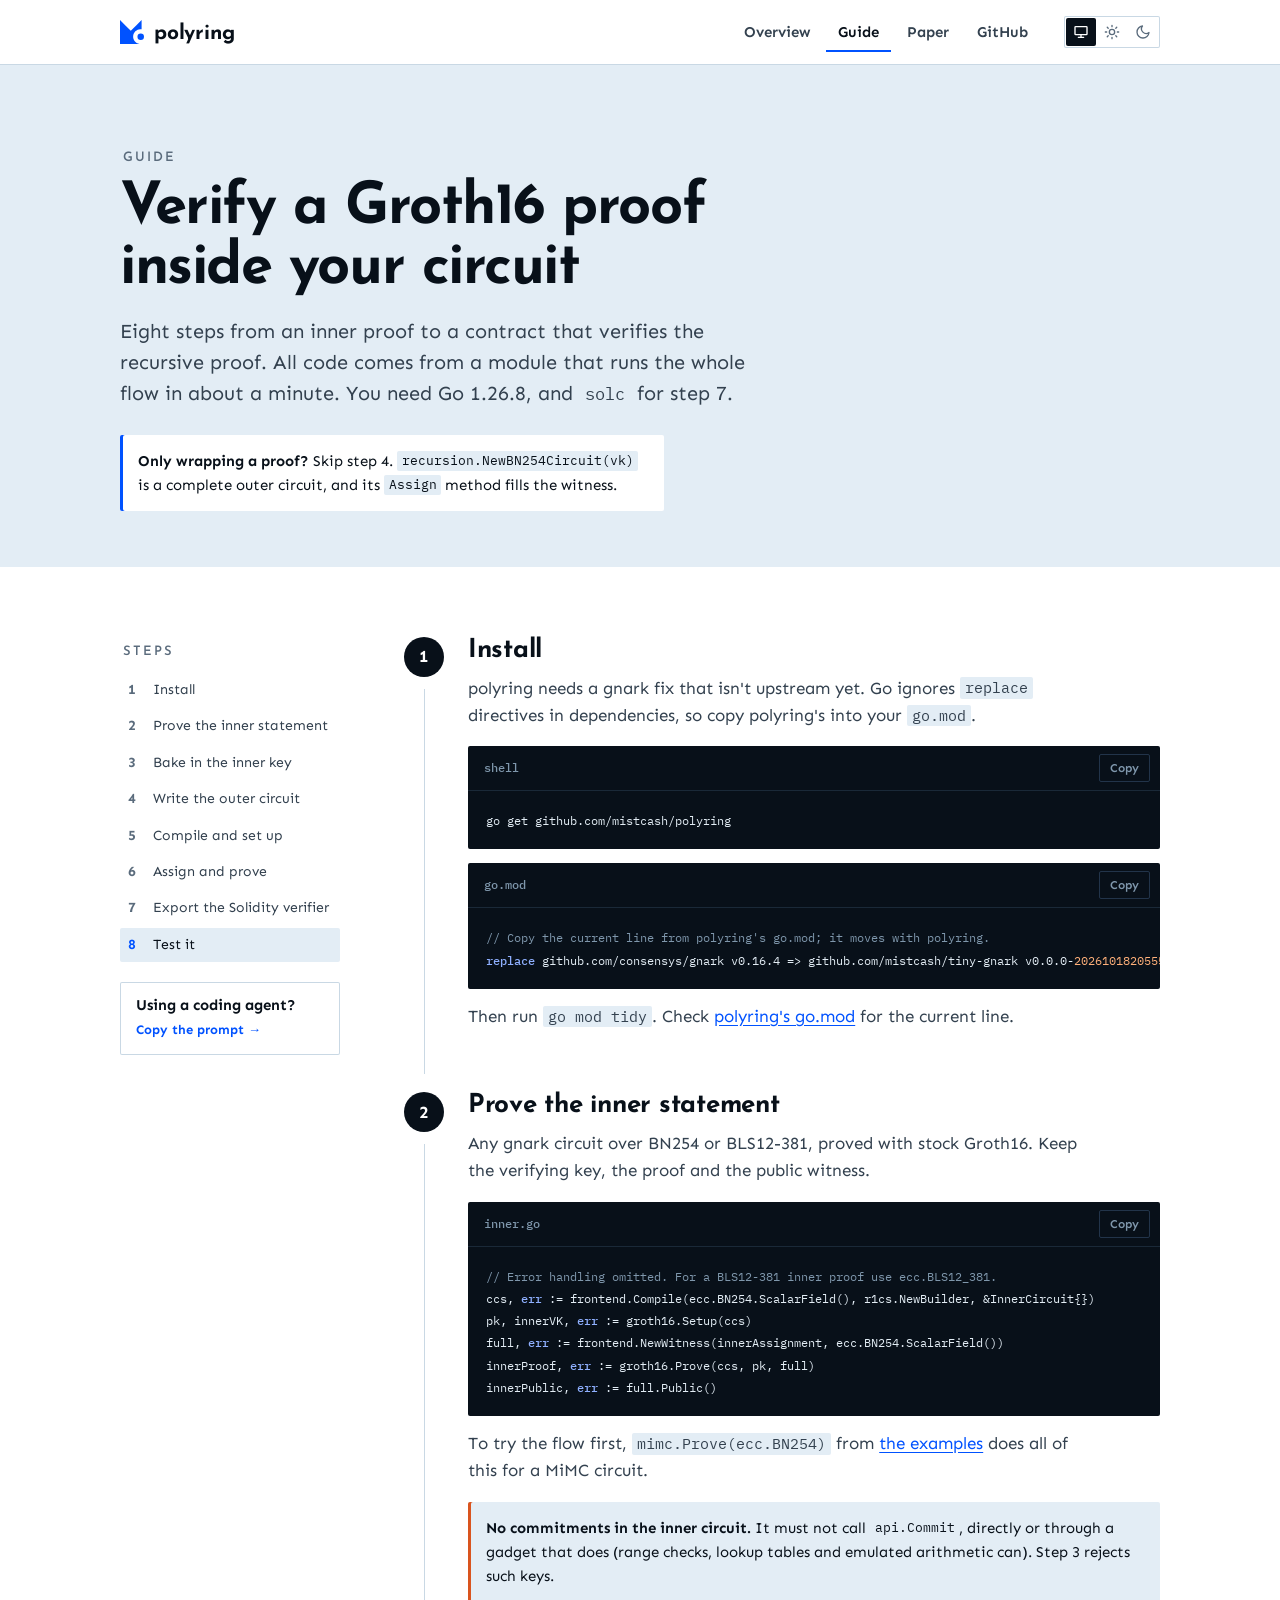
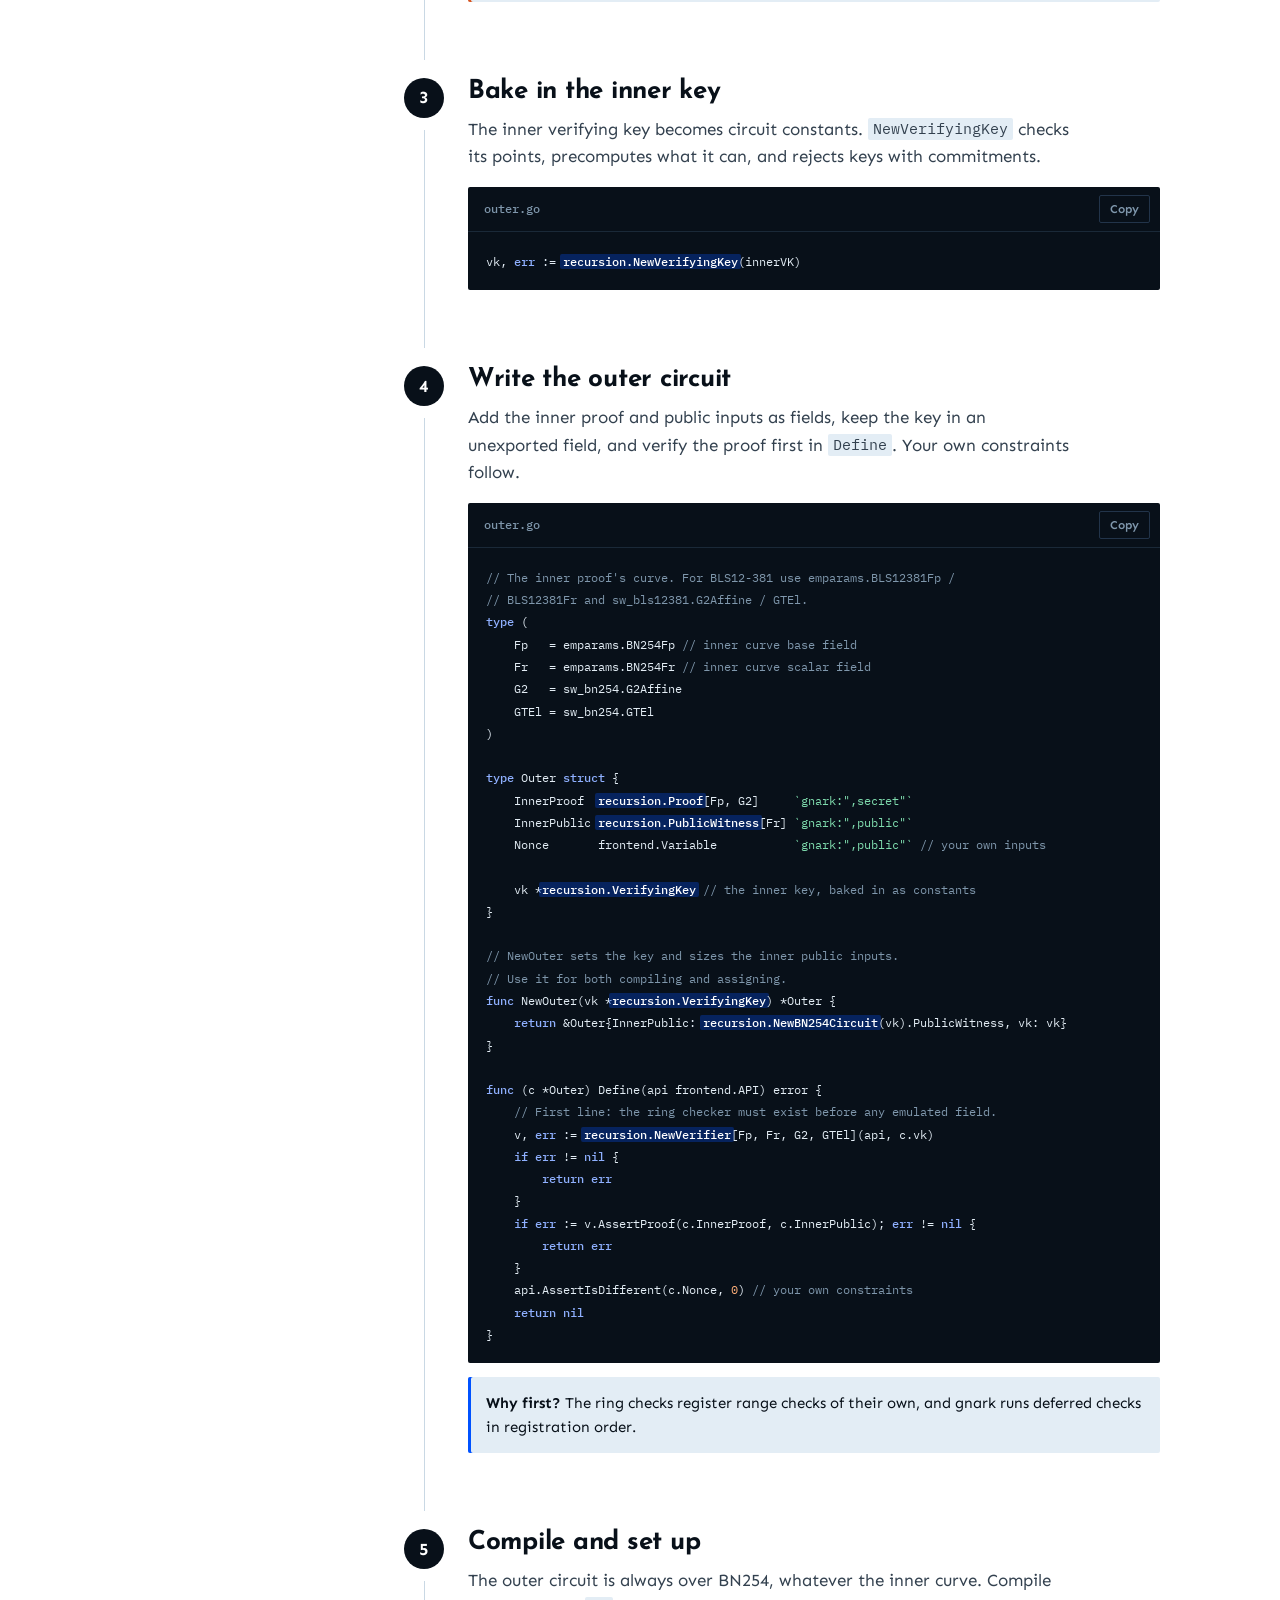
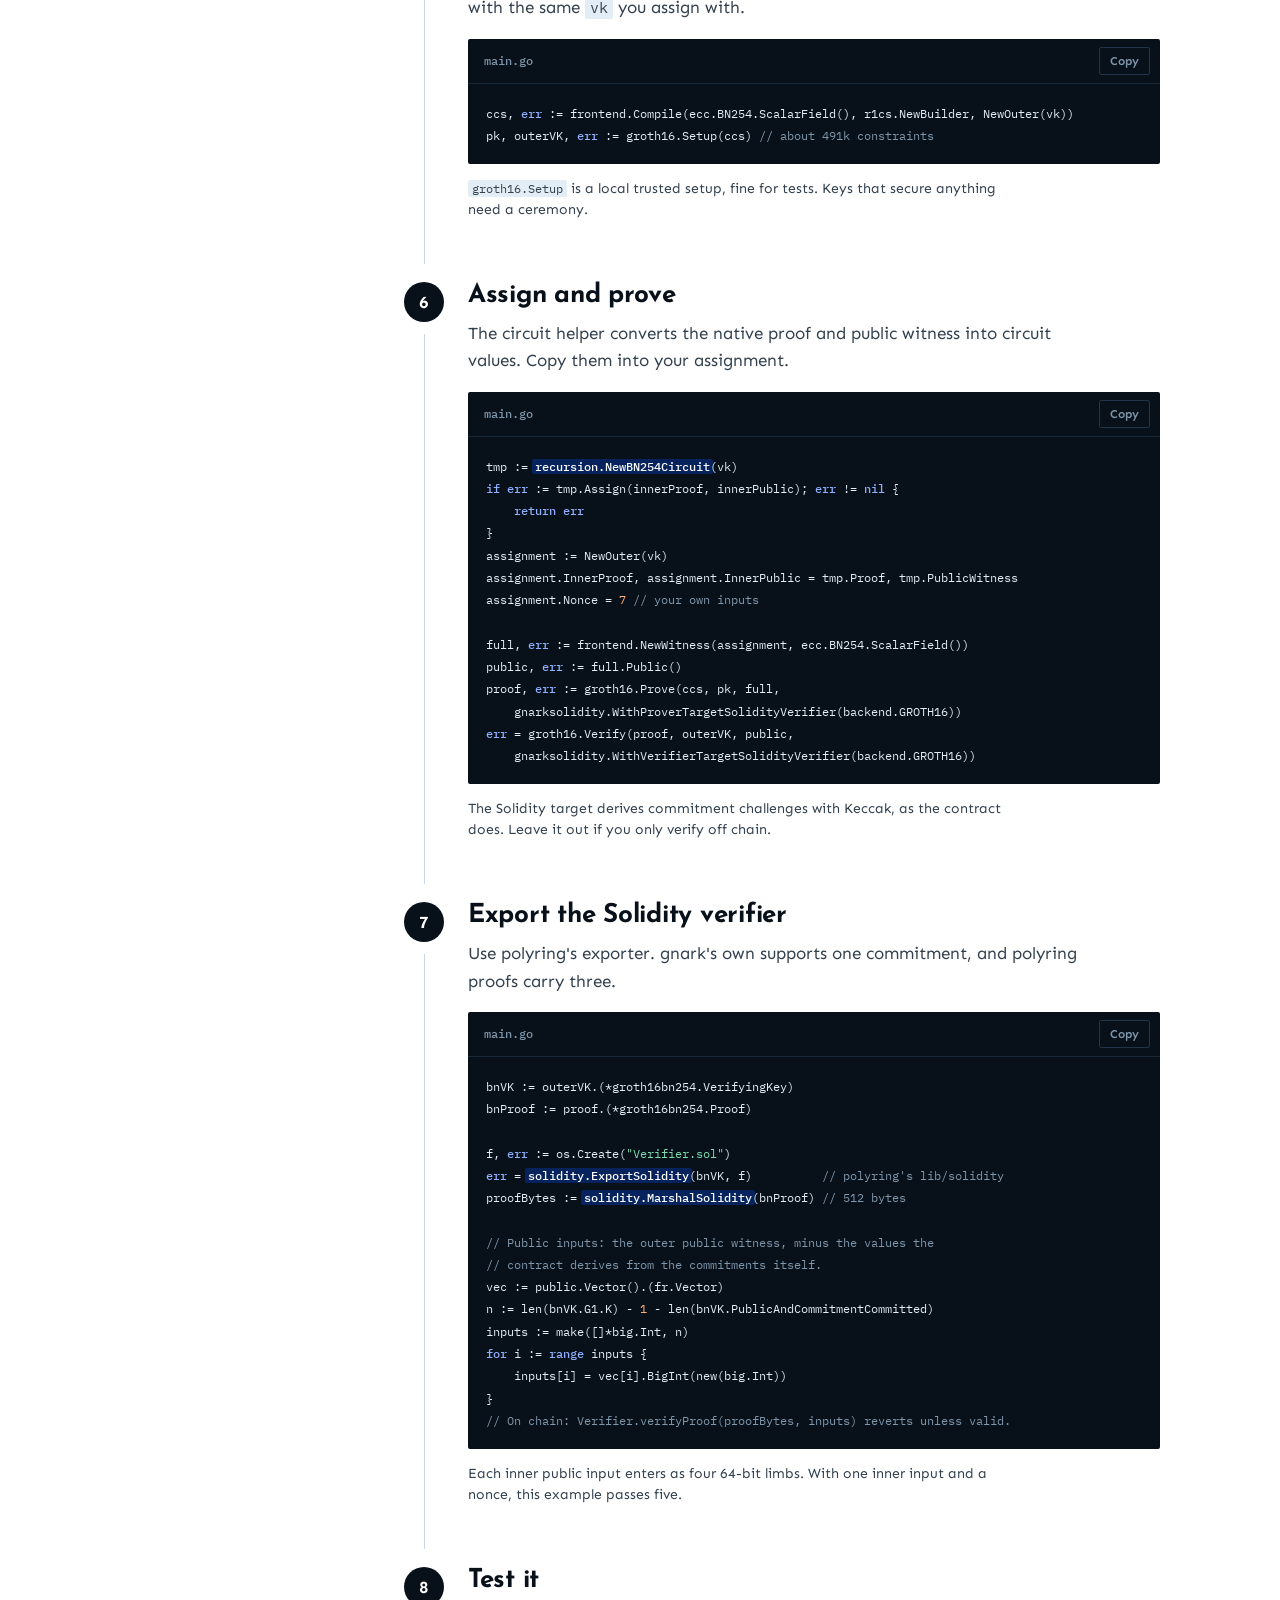
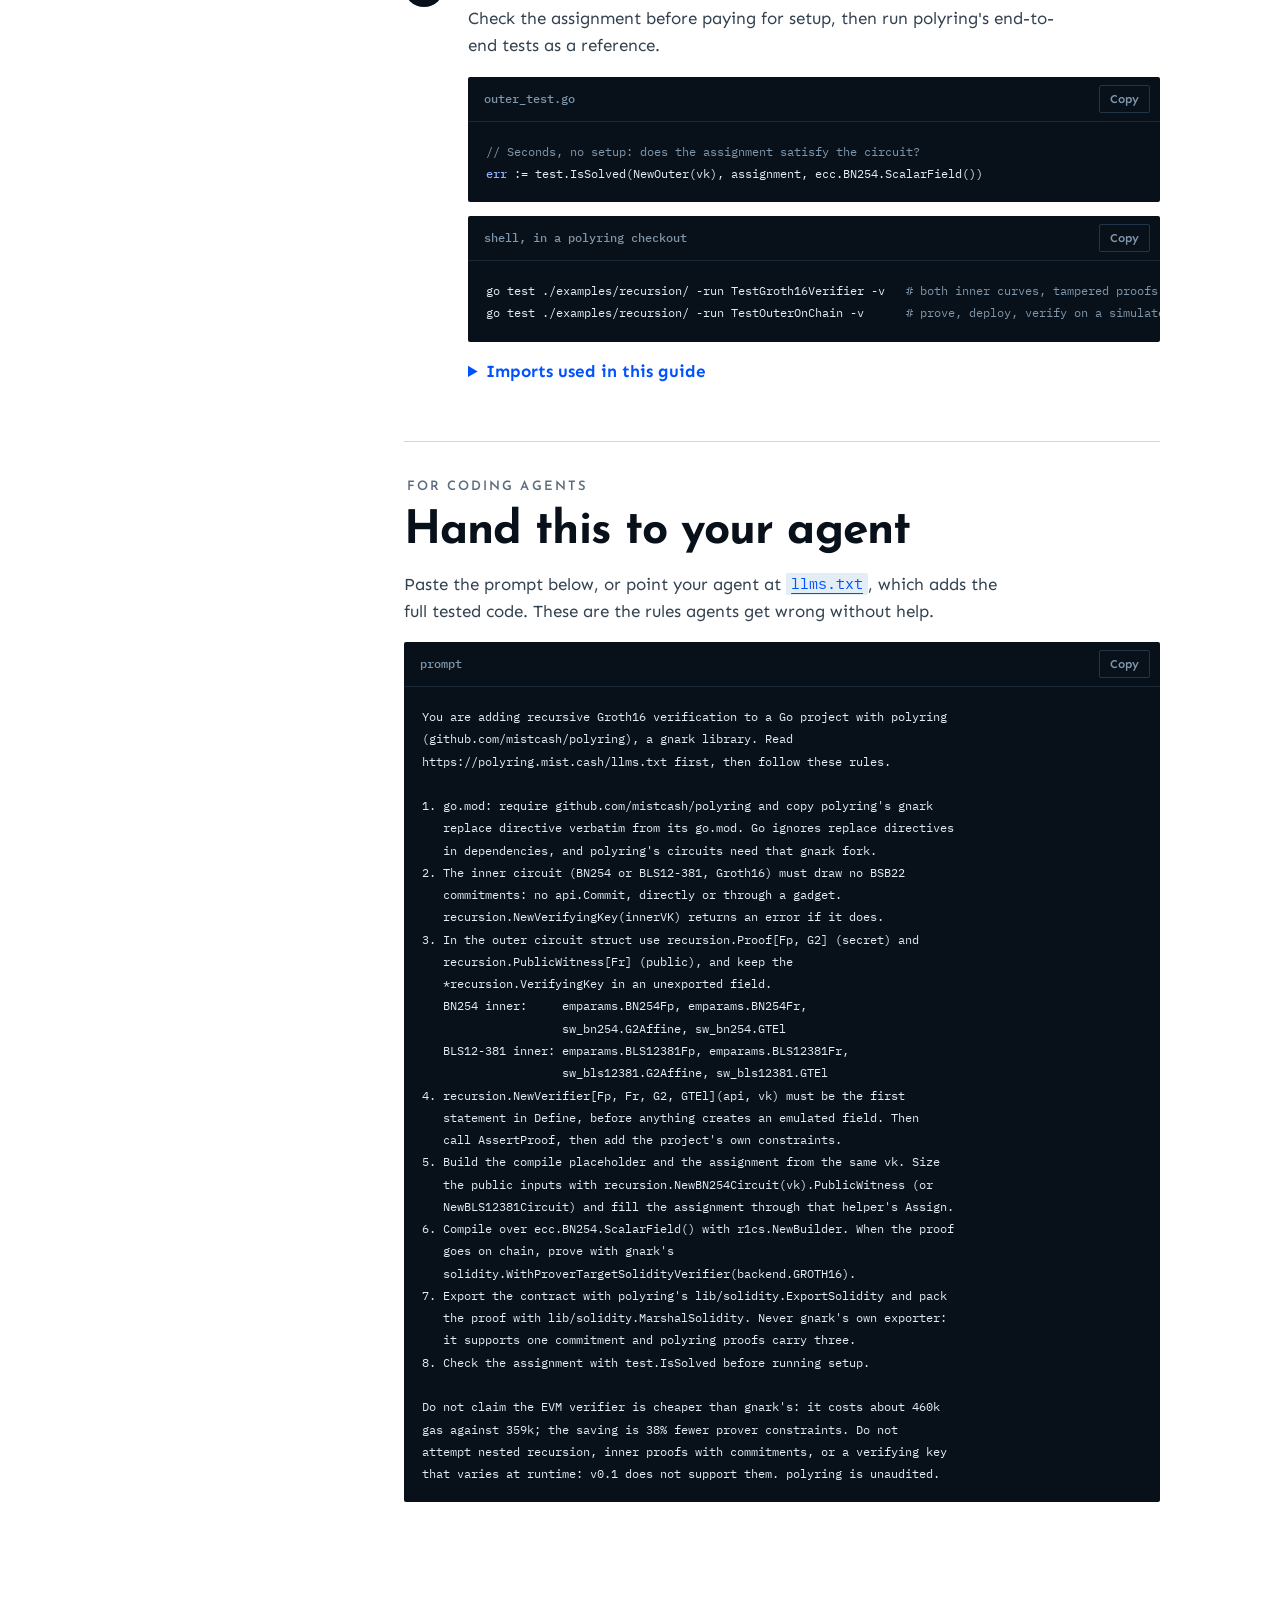
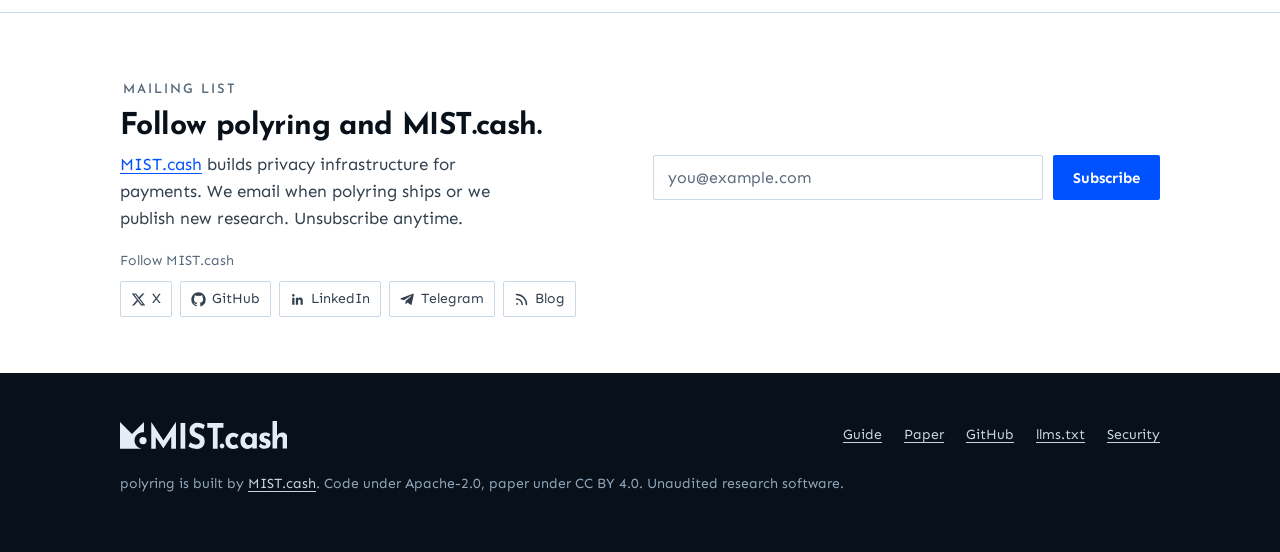
<file: docs/guide.html>
<!doctype html>
<html lang="en">

<head>
  <meta charset="utf-8">
  <meta name="viewport" content="width=device-width, initial-scale=1">
  <title>Guide: verify a Groth16 proof inside a gnark circuit | polyring</title>
  <meta name="description"
    content="Eight steps, with tested code, to verify a BN254 or BLS12-381 Groth16 proof inside your gnark circuit and check the result on chain with polyring.">
  <link rel="canonical" href="https://polyring.mist.cash/guide.html">
  <meta name="author" content="Shramee Srivastav">
  <meta name="robots" content="index, follow, max-image-preview:large">
  <meta name="theme-color" content="#ffffff" media="(prefers-color-scheme: light)">
  <meta name="theme-color" content="#081019" media="(prefers-color-scheme: dark)">
  <script>try { var t = localStorage.getItem("polyring-theme"); if (t === "light" || t === "dark") document.documentElement.setAttribute("data-theme", t) } catch (e) { }</script>
  <link rel="icon" href="assets/mist-mark.svg" type="image/svg+xml">
  <meta property="og:type" content="article">
  <meta property="og:site_name" content="polyring by MIST.cash">
  <meta property="og:title" content="Verify a Groth16 proof inside a gnark circuit">
  <meta property="og:description" content="Eight steps with tested code, from an inner proof to an on-chain verifier.">
  <meta property="og:url" content="https://polyring.mist.cash/guide.html">
  <meta property="og:image" content="https://polyring.mist.cash/og.png">
  <meta name="twitter:card" content="summary_large_image">
  <meta property="og:image:width" content="1200">
  <meta property="og:image:height" content="630">
  <meta property="og:image:alt" content="polyring: fast polynomial ring multiplications in gnark">
  <meta name="twitter:title" content="Verify a Groth16 proof inside a gnark circuit">
  <meta name="twitter:description" content="Eight steps with tested code, from an inner proof to an on-chain verifier.">
  <meta name="twitter:image" content="https://polyring.mist.cash/og.png">
  <link rel="alternate" type="text/plain" href="llms.txt" title="Instructions for AI coding agents">
  <link rel="preconnect" href="https://fonts.googleapis.com">
  <link rel="preconnect" href="https://fonts.gstatic.com" crossorigin>
  <link rel="stylesheet"
    href="https://fonts.googleapis.com/css2?family=IBM+Plex+Mono:wght@400;500&family=Josefin+Sans:wght@600;700&family=Sen:wght@400;600;700;800&display=swap">
  <link rel="stylesheet" href="assets/site.css">
  <script type="application/ld+json">
{
  "@context": "https://schema.org",
  "@type": "BreadcrumbList",
  "itemListElement": [
    { "@type": "ListItem", "position": 1, "name": "polyring", "item": "https://polyring.mist.cash/" },
    { "@type": "ListItem", "position": 2, "name": "Guide", "item": "https://polyring.mist.cash/guide.html" }
  ]
}
</script>
</head>

<body>
  <svg width="0" height="0" style="position:absolute" aria-hidden="true" focusable="false">
    <symbol id="mist-mark" viewBox="0 0 1080 1080">
      <g transform="translate(0,1080) scale(0.1,-0.1)">
        <path
          d="M0 5402 l0 -5402 4408 1 c4382 1 4406 1 4297 20 -169 29 -408 93 -567 150 -251 90 -577 258 -793 407 -689 478 -1176 1198 -1360 2014 -59 260 -69 368 -70 713 0 345 6 417 56 666 293 1466 1553 2568 3063 2680 146 11 504 7 629 -7 l57 -7 0 2084 0 2084 -2430 -2430 -2430 -2430 -2430 2430 -2430 2430 0 -5403z" />
        <circle cx="9330" cy="3300" r="1460" />
      </g>
    </symbol>
  </svg>
  <a class="skip" href="#main">Skip to content</a>

  <header class="nav">
    <div class="wrap">
      <a class="brand" href="./" aria-label="polyring home"><svg aria-hidden="true" fill="currentColor">
          <use href="#mist-mark" />
        </svg><b>polyring</b></a>
      <nav aria-label="Site">
        <ul>
          <li><a href="./">Overview</a></li>
          <li><a href="guide.html" aria-current="page">Guide</a></li>
          <li><a href="paper.html">Paper</a></li>
          <li><a href="https://github.com/mistcash/polyring">GitHub</a></li>
        </ul>
      </nav>
      <div class="theme" role="group" aria-label="Colour theme">
        <button type="button" data-theme-set="system" aria-pressed="true" aria-label="Match system"
          title="Match system"><svg viewBox="0 0 24 24" fill="none" stroke="currentColor" stroke-width="2"
            stroke-linecap="round" stroke-linejoin="round" aria-hidden="true">
            <rect x="3" y="4" width="18" height="12" rx="1" />
            <path d="M8 20h8M12 16v4" />
          </svg></button>
        <button type="button" data-theme-set="light" aria-pressed="false" aria-label="Light" title="Light"><svg
            viewBox="0 0 24 24" fill="none" stroke="currentColor" stroke-width="2" stroke-linecap="round"
            stroke-linejoin="round" aria-hidden="true">
            <circle cx="12" cy="12" r="4" />
            <path
              d="M12 2v2M12 20v2M4.9 4.9l1.4 1.4M17.7 17.7l1.4 1.4M2 12h2M20 12h2M4.9 19.1l1.4-1.4M17.7 6.3l1.4-1.4" />
          </svg></button>
        <button type="button" data-theme-set="dark" aria-pressed="false" aria-label="Dark" title="Dark"><svg
            viewBox="0 0 24 24" fill="none" stroke="currentColor" stroke-width="2" stroke-linecap="round"
            stroke-linejoin="round" aria-hidden="true">
            <path d="M21 12.8A9 9 0 1 1 11.2 3a7 7 0 0 0 9.8 9.8z" />
          </svg></button>
      </div>
    </div>
  </header>

  <main id="main">
    <div class="page-head">
      <div class="wrap">
        <span class="eyebrow">Guide</span>
        <h1>Verify a Groth16 proof inside your circuit</h1>
        <p class="lead">Eight steps from an inner proof to a contract that verifies the recursive proof. All code comes
          from a module that runs the whole flow in about a minute. You need Go 1.26.8, and <code>solc</code> for step
          7.</p>
        <p class="note" style="max-width:68ch;background:var(--bg)"><b>Only wrapping a proof?</b> Skip step 4.
          <code>recursion.NewBN254Circuit(vk)</code> is a complete outer circuit, and its <code>Assign</code> method
          fills the witness.
        </p>
      </div>
    </div>

    <div class="wrap guide">
      <nav class="toc" aria-label="Steps">
        <span class="eyebrow">Steps</span>
        <ol>
          <li><a href="#install">Install</a></li>
          <li><a href="#inner">Prove the inner statement</a></li>
          <li><a href="#vk">Bake in the inner key</a></li>
          <li><a href="#circuit">Write the outer circuit</a></li>
          <li><a href="#compile">Compile and set up</a></li>
          <li><a href="#prove">Assign and prove</a></li>
          <li><a href="#solidity">Export the Solidity verifier</a></li>
          <li><a href="#test">Test it</a></li>
        </ol>
        <a class="toc-cta" href="#agents"><b>Using a coding agent?</b><span>Copy the prompt →</span></a>
      </nav>

      <div>
        <ol class="steps">
          <li class="step" id="install">
            <h2>Install</h2>
            <p>polyring needs a gnark fix that isn't upstream yet. Go ignores <code>replace</code> directives in
              dependencies, so copy polyring's into your <code>go.mod</code>.</p>
            <div class="code">
              <div class="code-head"><span>shell</span><button class="copy" type="button">Copy</button></div>
              <pre><code class="lang-sh">go get github.com/mistcash/polyring</code></pre>
            </div>
            <div class="code">
              <div class="code-head"><span>go.mod</span><button class="copy" type="button">Copy</button></div>
              <pre><code class="lang-go">// Copy the current line from polyring's go.mod; it moves with polyring.
replace github.com/consensys/gnark v0.16.4 => github.com/mistcash/tiny-gnark v0.0.0-20261018205550-0a3abd2ee477</code></pre>
            </div>
            <p>Then run <code>go mod tidy</code>. Check <a
                href="https://github.com/mistcash/polyring/blob/main/go.mod">polyring's go.mod</a> for the current line.
            </p>
          </li>

          <li class="step" id="inner">
            <h2>Prove the inner statement</h2>
            <p>Any gnark circuit over BN254 or BLS12-381, proved with stock Groth16. Keep the verifying key, the proof
              and the public witness.</p>
            <div class="code">
              <div class="code-head"><span>inner.go</span><button class="copy" type="button">Copy</button></div>
              <pre><code class="lang-go">// Error handling omitted. For a BLS12-381 inner proof use ecc.BLS12_381.
ccs, err := frontend.Compile(ecc.BN254.ScalarField(), r1cs.NewBuilder, &amp;InnerCircuit{})
pk, innerVK, err := groth16.Setup(ccs)
full, err := frontend.NewWitness(innerAssignment, ecc.BN254.ScalarField())
innerProof, err := groth16.Prove(ccs, pk, full)
innerPublic, err := full.Public()</code></pre>
            </div>
            <p>To try the flow first, <code>mimc.Prove(ecc.BN254)</code> from <a
                href="https://github.com/mistcash/polyring/tree/main/examples/mimc">the examples</a> does all of this
              for a MiMC circuit.</p>
            <div class="note warn"><b>No commitments in the inner circuit.</b> It must not call <code>api.Commit</code>,
              directly or through a gadget that does (range checks, lookup tables and emulated arithmetic can). Step 3
              rejects such keys.</div>
          </li>

          <li class="step" id="vk">
            <h2>Bake in the inner key</h2>
            <p>The inner verifying key becomes circuit constants. <code>NewVerifyingKey</code> checks its points,
              precomputes what it can, and rejects keys with commitments.</p>
            <div class="code">
              <div class="code-head"><span>outer.go</span><button class="copy" type="button">Copy</button></div>
              <pre><code class="lang-go">vk, err := recursion.NewVerifyingKey(innerVK)</code></pre>
            </div>
          </li>

          <li class="step" id="circuit">
            <h2>Write the outer circuit</h2>
            <p>Add the inner proof and public inputs as fields, keep the key in an unexported field, and verify the
              proof first in <code>Define</code>. Your own constraints follow.</p>
            <div class="code">
              <div class="code-head"><span>outer.go</span><button class="copy" type="button">Copy</button></div>
              <pre><code class="lang-go">// The inner proof's curve. For BLS12-381 use emparams.BLS12381Fp /
// BLS12381Fr and sw_bls12381.G2Affine / GTEl.
type (
	Fp   = emparams.BN254Fp // inner curve base field
	Fr   = emparams.BN254Fr // inner curve scalar field
	G2   = sw_bn254.G2Affine
	GTEl = sw_bn254.GTEl
)

type Outer struct {
	InnerProof  recursion.Proof[Fp, G2]     `gnark:",secret"`
	InnerPublic recursion.PublicWitness[Fr] `gnark:",public"`
	Nonce       frontend.Variable           `gnark:",public"` // your own inputs

	vk *recursion.VerifyingKey // the inner key, baked in as constants
}

// NewOuter sets the key and sizes the inner public inputs.
// Use it for both compiling and assigning.
func NewOuter(vk *recursion.VerifyingKey) *Outer {
	return &amp;Outer{InnerPublic: recursion.NewBN254Circuit(vk).PublicWitness, vk: vk}
}

func (c *Outer) Define(api frontend.API) error {
	// First line: the ring checker must exist before any emulated field.
	v, err := recursion.NewVerifier[Fp, Fr, G2, GTEl](api, c.vk)
	if err != nil {
		return err
	}
	if err := v.AssertProof(c.InnerProof, c.InnerPublic); err != nil {
		return err
	}
	api.AssertIsDifferent(c.Nonce, 0) // your own constraints
	return nil
}</code></pre>
            </div>
            <div class="note"><b>Why first?</b> The ring checks register range checks of their own, and gnark runs
              deferred checks in registration order.</div>
          </li>

          <li class="step" id="compile">
            <h2>Compile and set up</h2>
            <p>The outer circuit is always over BN254, whatever the inner curve. Compile with the same <code>vk</code>
              you assign with.</p>
            <div class="code">
              <div class="code-head"><span>main.go</span><button class="copy" type="button">Copy</button></div>
              <pre><code class="lang-go">ccs, err := frontend.Compile(ecc.BN254.ScalarField(), r1cs.NewBuilder, NewOuter(vk))
pk, outerVK, err := groth16.Setup(ccs) // about 491k constraints</code></pre>
            </div>
            <p class="small"><code>groth16.Setup</code> is a local trusted setup, fine for tests. Keys that secure
              anything need a ceremony.</p>
          </li>

          <li class="step" id="prove">
            <h2>Assign and prove</h2>
            <p>The circuit helper converts the native proof and public witness into circuit values. Copy them into your
              assignment.</p>
            <div class="code">
              <div class="code-head"><span>main.go</span><button class="copy" type="button">Copy</button></div>
              <pre><code class="lang-go">tmp := recursion.NewBN254Circuit(vk)
if err := tmp.Assign(innerProof, innerPublic); err != nil {
	return err
}
assignment := NewOuter(vk)
assignment.InnerProof, assignment.InnerPublic = tmp.Proof, tmp.PublicWitness
assignment.Nonce = 7 // your own inputs

full, err := frontend.NewWitness(assignment, ecc.BN254.ScalarField())
public, err := full.Public()
proof, err := groth16.Prove(ccs, pk, full,
	gnarksolidity.WithProverTargetSolidityVerifier(backend.GROTH16))
err = groth16.Verify(proof, outerVK, public,
	gnarksolidity.WithVerifierTargetSolidityVerifier(backend.GROTH16))</code></pre>
            </div>
            <p class="small">The Solidity target derives commitment challenges with Keccak, as the contract does. Leave
              it out if you only verify off chain.</p>
          </li>

          <li class="step" id="solidity">
            <h2>Export the Solidity verifier</h2>
            <p>Use polyring's exporter. gnark's own supports one commitment, and polyring proofs carry three.</p>
            <div class="code">
              <div class="code-head"><span>main.go</span><button class="copy" type="button">Copy</button></div>
              <pre><code class="lang-go">bnVK := outerVK.(*groth16bn254.VerifyingKey)
bnProof := proof.(*groth16bn254.Proof)

f, err := os.Create("Verifier.sol")
err = solidity.ExportSolidity(bnVK, f)          // polyring's lib/solidity
proofBytes := solidity.MarshalSolidity(bnProof) // 512 bytes

// Public inputs: the outer public witness, minus the values the
// contract derives from the commitments itself.
vec := public.Vector().(fr.Vector)
n := len(bnVK.G1.K) - 1 - len(bnVK.PublicAndCommitmentCommitted)
inputs := make([]*big.Int, n)
for i := range inputs {
	inputs[i] = vec[i].BigInt(new(big.Int))
}
// On chain: Verifier.verifyProof(proofBytes, inputs) reverts unless valid.</code></pre>
            </div>
            <p class="small">Each inner public input enters as four 64-bit limbs. With one inner input and a nonce, this
              example passes five.</p>
          </li>

          <li class="step" id="test">
            <h2>Test it</h2>
            <p>Check the assignment before paying for setup, then run polyring's end-to-end tests as a reference.</p>
            <div class="code">
              <div class="code-head"><span>outer_test.go</span><button class="copy" type="button">Copy</button></div>
              <pre><code class="lang-go">// Seconds, no setup: does the assignment satisfy the circuit?
err := test.IsSolved(NewOuter(vk), assignment, ecc.BN254.ScalarField())</code></pre>
            </div>
            <div class="code">
              <div class="code-head"><span>shell, in a polyring checkout</span><button class="copy"
                  type="button">Copy</button></div>
              <pre><code class="lang-sh">go test ./examples/recursion/ -run TestGroth16Verifier -v   # both inner curves, tampered proofs rejected
go test ./examples/recursion/ -run TestOuterOnChain -v      # prove, deploy, verify on a simulated EVM (needs solc)</code></pre>
            </div>
            <details style="margin-top:16px">
              <summary style="cursor:pointer;font-weight:700;color:var(--link)">Imports used in this guide</summary>
              <div class="code">
                <div class="code-head"><span>imports</span><button class="copy" type="button">Copy</button></div>
                <pre><code class="lang-go">import (
	"math/big"
	"os"

	"github.com/consensys/gnark-crypto/ecc"
	"github.com/consensys/gnark-crypto/ecc/bn254/fr"
	"github.com/consensys/gnark/backend"
	"github.com/consensys/gnark/backend/groth16"
	groth16bn254 "github.com/consensys/gnark/backend/groth16/bn254"
	gnarksolidity "github.com/consensys/gnark/backend/solidity"
	"github.com/consensys/gnark/frontend"
	"github.com/consensys/gnark/frontend/cs/r1cs"
	"github.com/consensys/gnark/std/algebra/emulated/sw_bn254"
	"github.com/consensys/gnark/std/math/emulated/emparams"
	"github.com/consensys/gnark/test"

	"github.com/mistcash/polyring/lib/solidity"
	"github.com/mistcash/polyring/std/recursion"
)</code></pre>
              </div>
            </details>
          </li>
        </ol>

        <section id="agents" aria-labelledby="agents-h" style="padding-top:24px;border-top:1px solid var(--line)">
          <span class="eyebrow">For coding agents</span>
          <h2 id="agents-h" style="margin:12px 0 14px">Hand this to your agent</h2>
          <p style="color:var(--ink-2);max-width:68ch">Paste the prompt below, or point your agent at <a
              href="llms.txt"><code>llms.txt</code></a>, which adds the full tested code. These are the rules agents get
            wrong without help.</p>
          <div class="code">
            <div class="code-head"><span>prompt</span><button class="copy" type="button">Copy</button></div>
            <pre><code class="lang-text">You are adding recursive Groth16 verification to a Go project with polyring
(github.com/mistcash/polyring), a gnark library. Read
https://polyring.mist.cash/llms.txt first, then follow these rules.

1. go.mod: require github.com/mistcash/polyring and copy polyring's gnark
   replace directive verbatim from its go.mod. Go ignores replace directives
   in dependencies, and polyring's circuits need that gnark fork.
2. The inner circuit (BN254 or BLS12-381, Groth16) must draw no BSB22
   commitments: no api.Commit, directly or through a gadget.
   recursion.NewVerifyingKey(innerVK) returns an error if it does.
3. In the outer circuit struct use recursion.Proof[Fp, G2] (secret) and
   recursion.PublicWitness[Fr] (public), and keep the
   *recursion.VerifyingKey in an unexported field.
   BN254 inner:     emparams.BN254Fp, emparams.BN254Fr,
                    sw_bn254.G2Affine, sw_bn254.GTEl
   BLS12-381 inner: emparams.BLS12381Fp, emparams.BLS12381Fr,
                    sw_bls12381.G2Affine, sw_bls12381.GTEl
4. recursion.NewVerifier[Fp, Fr, G2, GTEl](api, vk) must be the first
   statement in Define, before anything creates an emulated field. Then
   call AssertProof, then add the project's own constraints.
5. Build the compile placeholder and the assignment from the same vk. Size
   the public inputs with recursion.NewBN254Circuit(vk).PublicWitness (or
   NewBLS12381Circuit) and fill the assignment through that helper's Assign.
6. Compile over ecc.BN254.ScalarField() with r1cs.NewBuilder. When the proof
   goes on chain, prove with gnark's
   solidity.WithProverTargetSolidityVerifier(backend.GROTH16).
7. Export the contract with polyring's lib/solidity.ExportSolidity and pack
   the proof with lib/solidity.MarshalSolidity. Never gnark's own exporter:
   it supports one commitment and polyring proofs carry three.
8. Check the assignment with test.IsSolved before running setup.

Do not claim the EVM verifier is cheaper than gnark's: it costs about 460k
gas against 359k; the saving is 38% fewer prover constraints. Do not
attempt nested recursion, inner proofs with commitments, or a verifying key
that varies at runtime: v0.1 does not support them. polyring is unaudited.</code></pre>
          </div>
        </section>
      </div>
    </div>
  <section class="subscribe" aria-labelledby="subscribe-h">
    <div class="wrap">
      <div>
        <span class="eyebrow">Mailing list</span>
        <h2 id="subscribe-h">Follow polyring and MIST.cash.</h2>
        <p><a href="https://mist.cash">MIST.cash</a> builds privacy infrastructure for payments. We email when polyring ships or we publish new research. Unsubscribe anytime.</p>
        <div class="socials"><span class="head">Follow MIST.cash</span>
          <a class="icon-only" href="https://x.com/_mistcash" aria-label="X"><svg viewBox="0 0 24 24" fill="currentColor" aria-hidden="true"><path d="M18.244 2.25h3.308l-7.227 8.26 8.502 11.24H16.17l-5.214-6.817L4.99 21.75H1.68l7.73-8.835L1.254 2.25H8.08l4.713 6.231zm-1.161 17.52h1.833L7.084 4.126H5.117z"/></svg><span class="lbl">X</span></a>
          <a class="icon-only" href="https://github.com/mistcash" aria-label="GitHub"><svg viewBox="0 0 24 24" fill="currentColor" aria-hidden="true"><path d="M12 .5C5.73.5.5 5.73.5 12a11.5 11.5 0 0 0 7.86 10.92c.58.1.79-.25.79-.56v-2c-3.2.7-3.87-1.37-3.87-1.37-.52-1.33-1.28-1.68-1.28-1.68-1.05-.72.08-.7.08-.7 1.16.08 1.77 1.19 1.77 1.19 1.03 1.77 2.7 1.26 3.36.96.1-.75.4-1.26.73-1.55-2.55-.29-5.24-1.28-5.24-5.69 0-1.26.45-2.29 1.19-3.1-.12-.29-.52-1.46.11-3.05 0 0 .97-.31 3.17 1.18a11 11 0 0 1 5.77 0c2.2-1.49 3.17-1.18 3.17-1.18.63 1.59.23 2.76.11 3.05.74.81 1.19 1.84 1.19 3.1 0 4.42-2.7 5.4-5.26 5.68.41.36.78 1.06.78 2.14v3.17c0 .31.21.67.8.56A11.5 11.5 0 0 0 23.5 12C23.5 5.73 18.27.5 12 .5z"/></svg><span class="lbl">GitHub</span></a>
          <a class="icon-only" href="https://www.linkedin.com/company/117155039" aria-label="LinkedIn"><svg viewBox="0 0 24 24" fill="currentColor" aria-hidden="true"><path d="M20.447 20.452h-3.554v-5.569c0-1.328-.027-3.037-1.852-3.037-1.853 0-2.136 1.445-2.136 2.939v5.667H9.351V9h3.414v1.561h.046c.477-.9 1.637-1.85 3.37-1.85 3.601 0 4.267 2.37 4.267 5.455v6.286zM5.337 7.433c-1.144 0-2.063-.926-2.063-2.065 0-1.138.92-2.063 2.063-2.063 1.14 0 2.064.925 2.064 2.063 0 1.139-.925 2.065-2.064 2.065zm1.782 13.019H3.555V9h3.564v11.452z"/></svg><span class="lbl">LinkedIn</span></a>
          <a class="icon-only" href="https://t.me/+frx6VopIp-FmN2Jl" aria-label="Telegram"><svg viewBox="0 0 24 24" fill="currentColor" aria-hidden="true"><path d="M21.94 4.3 18.7 19.6c-.24 1.08-.88 1.35-1.78.84l-4.93-3.63-2.38 2.29c-.26.26-.48.48-.99.48l.35-5.02 9.14-8.26c.4-.35-.09-.55-.62-.2L6.2 13.2l-4.87-1.52c-1.06-.33-1.08-1.06.22-1.57L20.6 2.77c.88-.33 1.65.2 1.34 1.53z"/></svg><span class="lbl">Telegram</span></a>
          <a href="https://mist.cash/blog"><svg viewBox="0 0 24 24" fill="none" stroke="currentColor" stroke-width="2.4" stroke-linecap="round" aria-hidden="true"><path d="M4 11a9 9 0 0 1 9 9M4 4a16 16 0 0 1 16 16"/><circle cx="5" cy="19" r="1.5" fill="currentColor" stroke="none"/></svg><span class="lbl">Blog</span></a>
        </div>
      </div>
      <form class="signup" action="https://app.loops.so/api/newsletter-form/cmvi3csae08eb0j2fa2j1r12o" method="post">
        <label class="sr-only" for="signup-email">Email address</label>
        <div class="row">
          <input id="signup-email" type="email" name="email" required autocomplete="email" placeholder="you@example.com">
          <button class="btn primary" type="submit">Subscribe</button>
        </div>
        <p class="msg" role="status" aria-live="polite"></p>
      </form>
    </div>
  </section>
  </main>

  <footer>
    <div class="wrap">
      <a class="wordmark" href="https://mist.cash" aria-label="MIST.cash"><svg viewBox="0 0 2013 337"
          fill="currentColor" role="img" aria-hidden="true" focusable="false"
          style="fill-rule:evenodd;clip-rule:evenodd;stroke-linejoin:round;stroke-miterlimit:2">
          <g transform="matrix(1,0,0,1,-196.98683,-3032.414131)">
            <g id="Logo-MIST.cash" transform="matrix(1.174313,0,0,1.174313,-595.156102,2944.033861)">
              <g id="Logo" transform="matrix(0.060667,0,0,0.060667,811.058403,222.609261)">
                <g transform="matrix(1,0,0,1,-2250,-2250)">
                  <g>
                    <g transform="matrix(0.416667,0,0,-0.416667,0,4500)">
                      <path
                        d="M0,10805L0,0L4408,1C8790,2 8814,2 8705,21C8536,50 8297,114 8138,171C7887,261 7561,429 7345,578C6656,1056 6169,1776 5985,2592C5926,2852 5916,2960 5915,3305C5915,3650 5921,3722 5971,3971C6264,5437 7524,6539 9034,6651C9180,6662 9538,6658 9663,6644L9720,6637L9720,10805L4860,5945L0,10805Z"
                        style="fill-rule:nonzero;" />
                      <circle cx="9330" cy="3300" r="1460" />
                    </g>
                  </g>
                </g>
              </g>
              <g id="MIST.cash" transform="matrix(1.124899,0,0,1.124899,-112.328441,-1673.290746)">
                <g transform="matrix(0.990666,0,0,1.058601,1603.697451,1804.978529)">
                  <g transform="matrix(300,0,0,300,0,0)">
                    <path
                      d="M0.015,-0.072C0.015,-0.093 0.023,-0.11 0.037,-0.124C0.052,-0.138 0.069,-0.145 0.087,-0.145C0.104,-0.145 0.12,-0.138 0.135,-0.124C0.149,-0.11 0.157,-0.093 0.157,-0.072C0.157,-0.05 0.149,-0.033 0.135,-0.019C0.12,-0.006 0.104,-0 0.087,-0C0.069,-0 0.052,-0.006 0.037,-0.019C0.023,-0.033 0.015,-0.05 0.015,-0.072Z"
                      style="fill-rule:nonzero;" />
                  </g>
                  <g transform="matrix(300,0,0,300,45.6,0)">
                    <path
                      d="M0.443,-0.039C0.424,-0.024 0.4,-0.011 0.37,-0.002C0.341,0.007 0.313,0.012 0.285,0.012C0.235,0.012 0.192,0.003 0.154,-0.015C0.118,-0.034 0.089,-0.06 0.069,-0.095C0.048,-0.129 0.038,-0.17 0.038,-0.219C0.038,-0.268 0.049,-0.309 0.071,-0.344C0.093,-0.378 0.122,-0.404 0.158,-0.422C0.193,-0.44 0.231,-0.449 0.27,-0.449C0.309,-0.449 0.343,-0.444 0.372,-0.433C0.402,-0.422 0.426,-0.408 0.447,-0.391L0.379,-0.301C0.37,-0.308 0.357,-0.316 0.341,-0.324C0.324,-0.331 0.305,-0.335 0.283,-0.335C0.264,-0.335 0.246,-0.33 0.23,-0.32C0.214,-0.31 0.201,-0.296 0.192,-0.279C0.183,-0.262 0.178,-0.242 0.178,-0.219C0.178,-0.198 0.183,-0.178 0.193,-0.16C0.203,-0.142 0.217,-0.128 0.235,-0.118C0.252,-0.107 0.273,-0.102 0.297,-0.102C0.312,-0.102 0.327,-0.104 0.34,-0.108C0.353,-0.113 0.364,-0.119 0.373,-0.127L0.443,-0.039Z"
                      style="fill-rule:nonzero;" />
                  </g>
                  <g transform="matrix(300,0,0,300,183.3,0)">
                    <path
                      d="M0.256,0.012C0.215,0.012 0.178,0.004 0.145,-0.013C0.113,-0.029 0.086,-0.054 0.067,-0.088C0.048,-0.122 0.038,-0.165 0.038,-0.218C0.038,-0.267 0.048,-0.31 0.068,-0.346C0.088,-0.382 0.114,-0.41 0.147,-0.429C0.18,-0.449 0.214,-0.459 0.251,-0.459C0.294,-0.459 0.327,-0.452 0.35,-0.438C0.372,-0.423 0.39,-0.407 0.405,-0.39L0.399,-0.373L0.412,-0.437L0.542,-0.437L0.542,-0L0.402,-0L0.402,-0.095L0.413,-0.065C0.412,-0.065 0.408,-0.061 0.401,-0.053C0.394,-0.046 0.385,-0.037 0.371,-0.026C0.358,-0.016 0.342,-0.007 0.324,0.001C0.304,0.008 0.282,0.012 0.256,0.012ZM0.296,-0.102C0.313,-0.102 0.328,-0.104 0.341,-0.11C0.354,-0.115 0.366,-0.122 0.376,-0.132C0.386,-0.141 0.395,-0.153 0.402,-0.168L0.402,-0.275C0.397,-0.29 0.389,-0.302 0.378,-0.312C0.367,-0.323 0.355,-0.331 0.34,-0.337C0.325,-0.342 0.309,-0.345 0.291,-0.345C0.271,-0.345 0.253,-0.34 0.236,-0.33C0.218,-0.319 0.205,-0.305 0.195,-0.287C0.185,-0.269 0.18,-0.248 0.18,-0.225C0.18,-0.202 0.185,-0.181 0.196,-0.162C0.207,-0.143 0.221,-0.129 0.239,-0.118C0.256,-0.107 0.275,-0.102 0.296,-0.102Z"
                      style="fill-rule:nonzero;" />
                  </g>
                  <g transform="matrix(300,0,0,300,352.5,0)">
                    <path
                      d="M0.214,0.009C0.178,0.009 0.144,0.003 0.114,-0.01C0.083,-0.023 0.056,-0.04 0.035,-0.063L0.093,-0.14C0.114,-0.121 0.134,-0.107 0.152,-0.099C0.171,-0.09 0.187,-0.086 0.202,-0.086C0.213,-0.086 0.224,-0.087 0.233,-0.089C0.242,-0.092 0.249,-0.095 0.254,-0.101C0.259,-0.105 0.262,-0.112 0.262,-0.12C0.262,-0.131 0.258,-0.14 0.248,-0.147C0.24,-0.154 0.228,-0.159 0.214,-0.164C0.2,-0.168 0.185,-0.172 0.169,-0.177C0.129,-0.19 0.1,-0.208 0.083,-0.233C0.065,-0.257 0.056,-0.283 0.056,-0.312C0.056,-0.334 0.062,-0.356 0.073,-0.379C0.085,-0.401 0.104,-0.42 0.13,-0.434C0.155,-0.45 0.188,-0.457 0.229,-0.457C0.266,-0.457 0.297,-0.453 0.322,-0.446C0.347,-0.439 0.371,-0.427 0.394,-0.41L0.341,-0.328C0.328,-0.338 0.314,-0.347 0.298,-0.353C0.283,-0.36 0.268,-0.364 0.255,-0.365C0.243,-0.366 0.233,-0.364 0.225,-0.361C0.216,-0.358 0.21,-0.353 0.205,-0.348C0.2,-0.343 0.198,-0.337 0.198,-0.331C0.197,-0.318 0.202,-0.308 0.212,-0.301C0.223,-0.294 0.236,-0.288 0.252,-0.284C0.268,-0.28 0.284,-0.275 0.299,-0.27C0.32,-0.263 0.339,-0.254 0.354,-0.243C0.369,-0.232 0.381,-0.218 0.39,-0.203C0.398,-0.187 0.402,-0.168 0.402,-0.146C0.402,-0.119 0.395,-0.094 0.382,-0.071C0.368,-0.047 0.347,-0.028 0.32,-0.013C0.292,0.002 0.257,0.009 0.214,0.009Z"
                      style="fill-rule:nonzero;" />
                  </g>
                  <g transform="matrix(300,0,0,300,468.6,0)">
                    <path
                      d="M0.072,-0L0.072,-0.789L0.209,-0.789L0.209,-0.349L0.208,-0.366C0.223,-0.393 0.245,-0.416 0.273,-0.432C0.301,-0.45 0.335,-0.458 0.376,-0.458C0.417,-0.458 0.452,-0.446 0.48,-0.421C0.507,-0.397 0.521,-0.366 0.522,-0.327L0.522,-0L0.382,-0L0.382,-0.275C0.381,-0.294 0.376,-0.31 0.366,-0.322C0.357,-0.333 0.341,-0.339 0.318,-0.339C0.297,-0.339 0.278,-0.332 0.262,-0.318C0.246,-0.304 0.234,-0.285 0.225,-0.261C0.216,-0.237 0.212,-0.209 0.212,-0.178L0.212,-0L0.072,-0Z"
                      style="fill-rule:nonzero;" />
                  </g>
                </g>
                <g transform="matrix(0.990666,0,0,1.058601,1222.786476,1806.30178)">
                  <g transform="matrix(300,0,0,300,0,0)">
                    <rect x="0.095" y="-0.736" width="0.145" height="0.736" style="fill-rule:nonzero;" />
                  </g>
                  <g transform="matrix(300,0,0,300,90.3,0)">
                    <path
                      d="M0.488,-0.558C0.46,-0.573 0.431,-0.586 0.403,-0.596C0.373,-0.606 0.346,-0.611 0.321,-0.611C0.29,-0.611 0.265,-0.605 0.247,-0.592C0.229,-0.579 0.22,-0.56 0.22,-0.535C0.22,-0.518 0.227,-0.502 0.24,-0.488C0.254,-0.475 0.272,-0.463 0.293,-0.452C0.315,-0.441 0.338,-0.432 0.361,-0.423C0.382,-0.415 0.404,-0.406 0.424,-0.395C0.446,-0.384 0.464,-0.37 0.481,-0.353C0.498,-0.337 0.511,-0.317 0.521,-0.292C0.531,-0.268 0.536,-0.238 0.536,-0.203C0.536,-0.166 0.526,-0.131 0.507,-0.099C0.488,-0.067 0.459,-0.041 0.422,-0.022C0.385,-0.002 0.339,0.008 0.284,0.008C0.256,0.008 0.228,0.005 0.199,-0.001C0.169,-0.006 0.141,-0.015 0.113,-0.026C0.085,-0.038 0.058,-0.053 0.032,-0.071L0.096,-0.184C0.113,-0.171 0.132,-0.16 0.152,-0.15C0.173,-0.141 0.193,-0.133 0.214,-0.128C0.235,-0.123 0.254,-0.12 0.271,-0.12C0.288,-0.12 0.306,-0.122 0.324,-0.128C0.341,-0.133 0.356,-0.141 0.367,-0.153C0.379,-0.165 0.385,-0.182 0.385,-0.203C0.385,-0.218 0.38,-0.231 0.37,-0.243C0.361,-0.255 0.348,-0.266 0.332,-0.276C0.315,-0.286 0.297,-0.295 0.278,-0.302C0.255,-0.311 0.232,-0.321 0.208,-0.332C0.184,-0.343 0.162,-0.357 0.141,-0.373C0.12,-0.39 0.102,-0.41 0.089,-0.434C0.076,-0.459 0.07,-0.489 0.07,-0.524C0.07,-0.567 0.08,-0.604 0.099,-0.635C0.118,-0.666 0.144,-0.691 0.179,-0.71C0.214,-0.728 0.254,-0.738 0.299,-0.74C0.358,-0.74 0.407,-0.733 0.444,-0.719C0.48,-0.705 0.514,-0.688 0.543,-0.669L0.488,-0.558Z"
                      style="fill-rule:nonzero;" />
                  </g>
                  <g transform="matrix(300,0,0,300,261,0)">
                    <path
                      d="M0.045,-0.736L0.541,-0.736L0.541,-0.596L0.362,-0.596L0.362,-0L0.217,-0L0.217,-0.596L0.045,-0.596L0.045,-0.736Z"
                      style="fill-rule:nonzero;" />
                  </g>
                </g>
                <g transform="matrix(0.990666,0,0,1.058601,51.176081,1148.831732)">
                  <g transform="matrix(300,0,0,300,913.294576,621.108915)">
                    <path
                      d="M0.095,-0L0.095,-0.766L0.096,-0.766L0.505,-0.186L0.443,-0.2L0.851,-0.766L0.853,-0.766L0.853,-0L0.708,-0L0.708,-0.439L0.717,-0.364L0.468,-0.01L0.466,-0.01L0.21,-0.364L0.235,-0.433L0.235,-0L0.095,-0Z"
                      style="fill-rule:nonzero;" />
                  </g>
                  <g transform="matrix(300,0,0,300,1197.694576,621.108915)"></g>
                </g>
              </g>
            </g>
          </g>
        </svg></a>
      <nav aria-label="Footer">
        <a href="guide.html">Guide</a>
        <a href="paper.html">Paper</a>
        <a href="https://github.com/mistcash/polyring">GitHub</a>
        <a href="llms.txt">llms.txt</a>
        <a href="https://github.com/mistcash/polyring/security">Security</a>
      </nav>
      <p>polyring is built by <a href="https://mist.cash">MIST.cash</a>. Code under Apache-2.0, paper under CC BY 4.0.
        Unaudited research software.</p>
    </div>
  </footer>

  <script src="assets/site.js" defer></script>
</body>

</html>
</file>
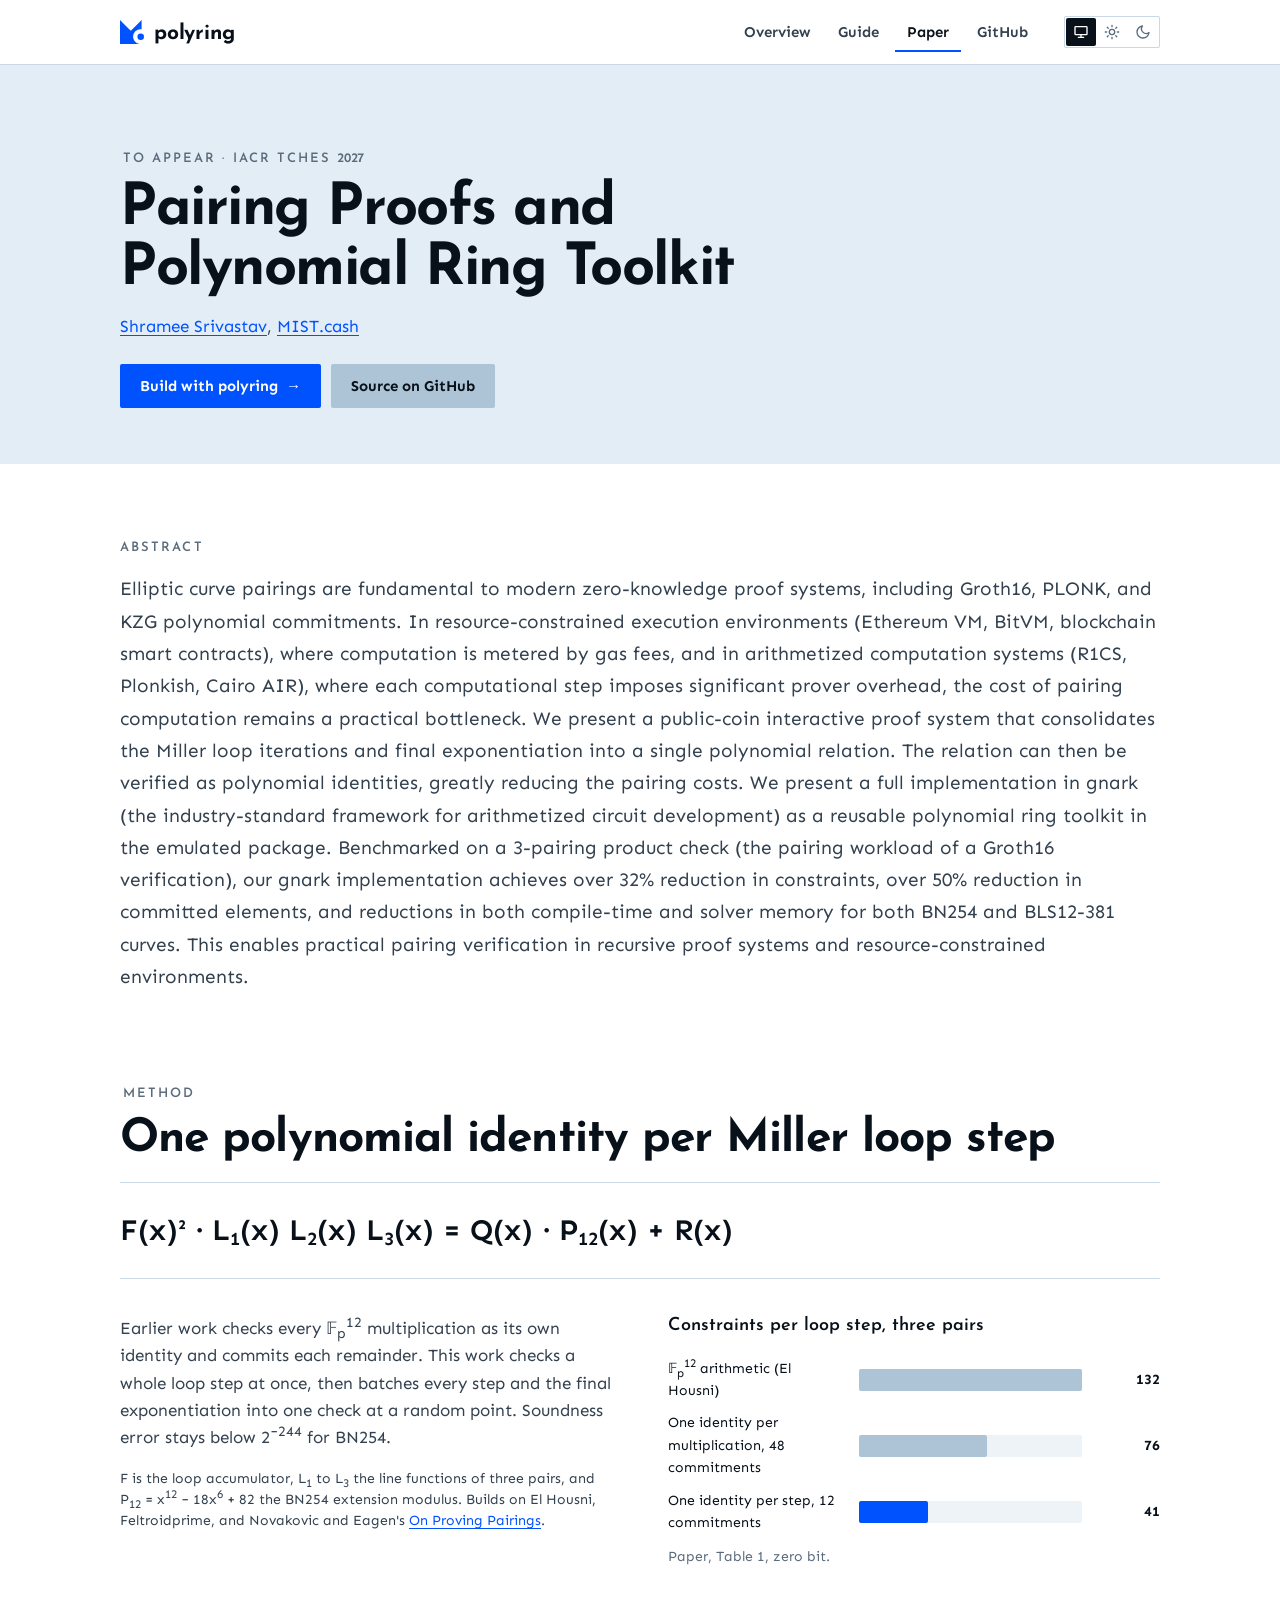
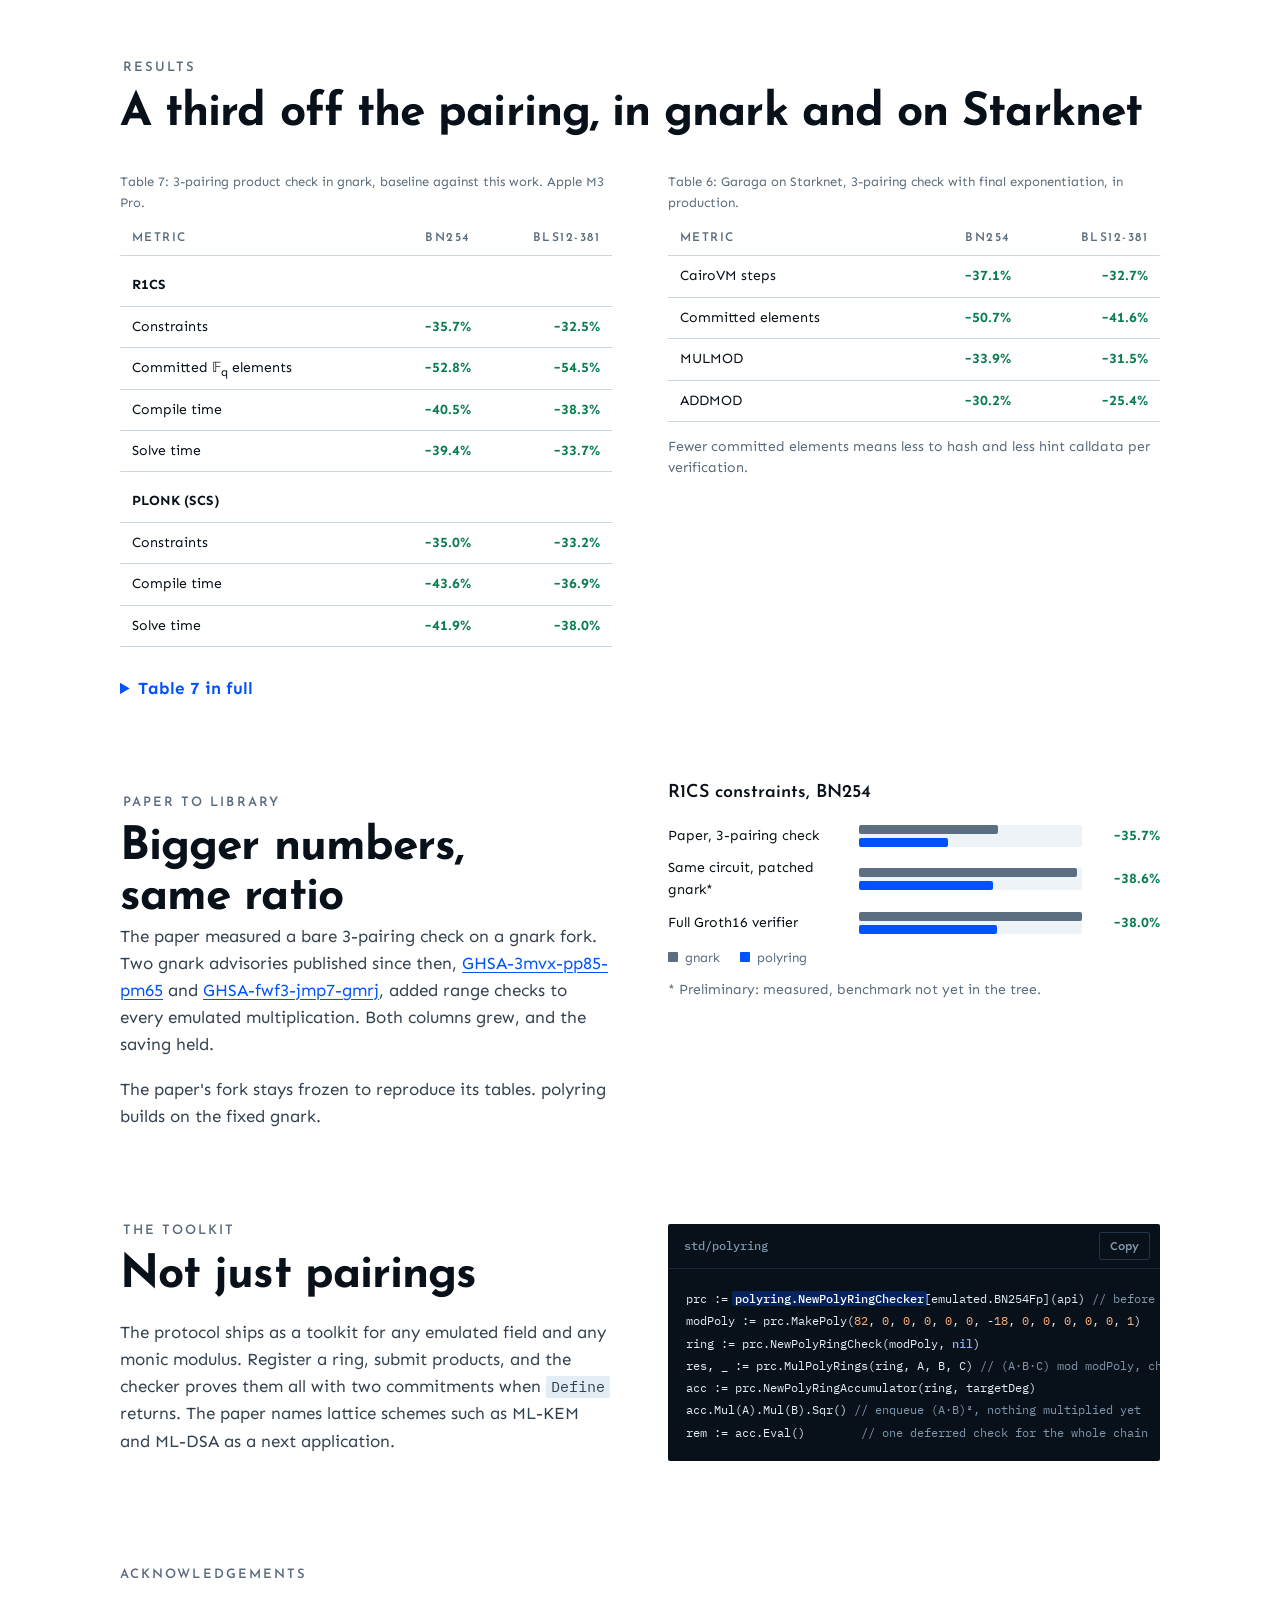
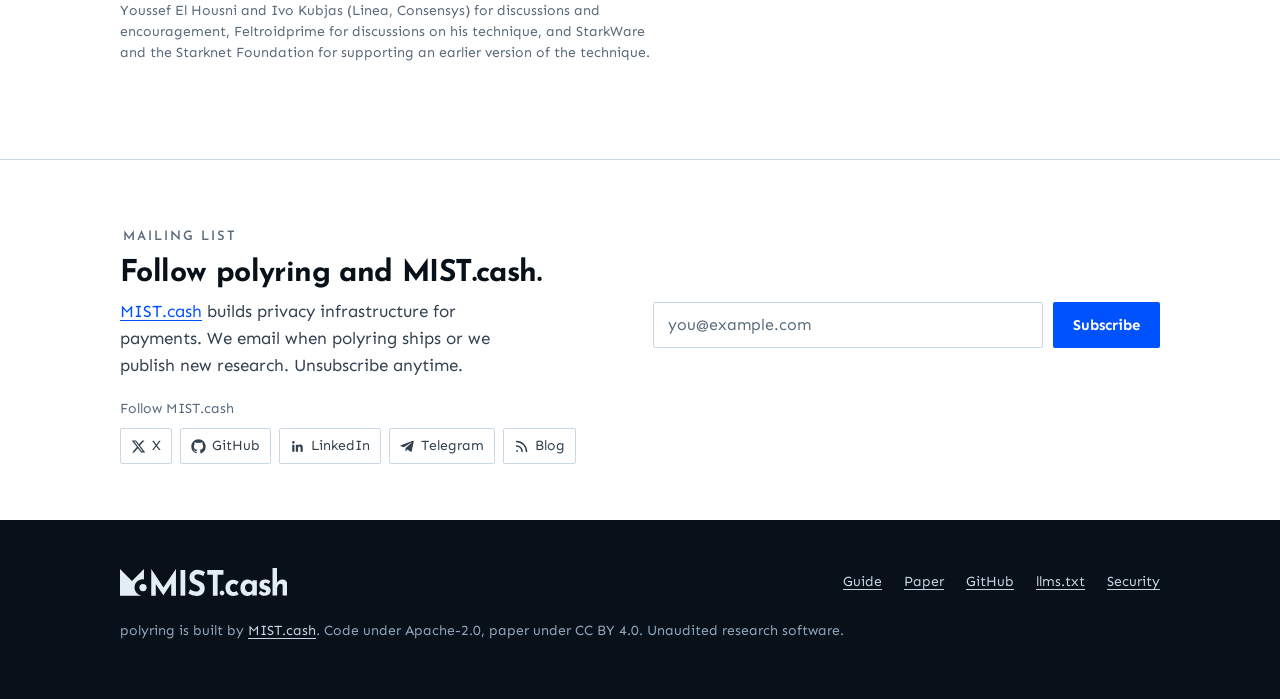
<file: docs/paper.html>
<!doctype html>
<html lang="en">
<head>
<meta charset="utf-8">
<meta name="viewport" content="width=device-width, initial-scale=1">
<title>Pairing Proofs and Polynomial Ring Toolkit | IACR TCHES 2027</title>
<meta name="description" content="Pairing Proofs and Polynomial Ring Toolkit, to appear in IACR TCHES 2027: one polynomial identity per Miller loop step, implemented in gnark.">
<link rel="canonical" href="https://polyring.mist.cash/paper.html">
<meta name="author" content="Shramee Srivastav">
<meta name="robots" content="index, follow, max-image-preview:large">
<meta name="theme-color" content="#ffffff" media="(prefers-color-scheme: light)">
<meta name="theme-color" content="#081019" media="(prefers-color-scheme: dark)">
<script>try{var t=localStorage.getItem("polyring-theme");if(t==="light"||t==="dark")document.documentElement.setAttribute("data-theme",t)}catch(e){}</script>
<link rel="icon" href="assets/mist-mark.svg" type="image/svg+xml">
<meta property="og:type" content="article">
<meta property="og:site_name" content="polyring by MIST.cash">
<meta property="og:title" content="Pairing Proofs and Polynomial Ring Toolkit (TCHES 2027)">
<meta property="og:description" content="One polynomial identity per Miller loop step: over 32% fewer constraints and 50% fewer committed elements for a 3-pairing check in gnark.">
<meta property="og:url" content="https://polyring.mist.cash/paper.html">
<meta property="og:image" content="https://polyring.mist.cash/og.png">
<meta name="twitter:card" content="summary_large_image">
<meta property="og:image:width" content="1200">
<meta property="og:image:height" content="630">
<meta property="og:image:alt" content="polyring: fast polynomial ring multiplications in gnark">
<meta name="twitter:title" content="Pairing Proofs and Polynomial Ring Toolkit">
<meta name="twitter:description" content="One polynomial identity per Miller loop step: over 32% fewer constraints and 50% fewer committed elements.">
<meta name="twitter:image" content="https://polyring.mist.cash/og.png">

<link rel="preconnect" href="https://fonts.googleapis.com">
<link rel="preconnect" href="https://fonts.gstatic.com" crossorigin>
<link rel="stylesheet" href="https://fonts.googleapis.com/css2?family=IBM+Plex+Mono:wght@400;500&family=Josefin+Sans:wght@600;700&family=Sen:wght@400;600;700;800&display=swap">
<link rel="stylesheet" href="assets/site.css">

<script type="application/ld+json">
{
  "@context": "https://schema.org",
  "@type": "BreadcrumbList",
  "itemListElement": [
    { "@type": "ListItem", "position": 1, "name": "polyring", "item": "https://polyring.mist.cash/" },
    { "@type": "ListItem", "position": 2, "name": "Paper", "item": "https://polyring.mist.cash/paper.html" }
  ]
}
</script>
</head>
<body>
<svg width="0" height="0" style="position:absolute" aria-hidden="true" focusable="false">
  <symbol id="mist-mark" viewBox="0 0 1080 1080"><g transform="translate(0,1080) scale(0.1,-0.1)"><path d="M0 5402 l0 -5402 4408 1 c4382 1 4406 1 4297 20 -169 29 -408 93 -567 150 -251 90 -577 258 -793 407 -689 478 -1176 1198 -1360 2014 -59 260 -69 368 -70 713 0 345 6 417 56 666 293 1466 1553 2568 3063 2680 146 11 504 7 629 -7 l57 -7 0 2084 0 2084 -2430 -2430 -2430 -2430 -2430 2430 -2430 2430 0 -5403z"/><circle cx="9330" cy="3300" r="1460"/></g></symbol>
</svg>
<a class="skip" href="#main">Skip to content</a>

<header class="nav">
  <div class="wrap">
    <a class="brand" href="./" aria-label="polyring home"><svg aria-hidden="true" fill="currentColor"><use href="#mist-mark"/></svg><b>polyring</b></a>
    <nav aria-label="Site">
      <ul>
        <li><a href="./">Overview</a></li>
        <li><a href="guide.html">Guide</a></li>
        <li><a href="paper.html" aria-current="page">Paper</a></li>
        <li><a href="https://github.com/mistcash/polyring">GitHub</a></li>
      </ul>
    </nav>
    <div class="theme" role="group" aria-label="Colour theme">
      <button type="button" data-theme-set="system" aria-pressed="true" aria-label="Match system" title="Match system"><svg viewBox="0 0 24 24" fill="none" stroke="currentColor" stroke-width="2" stroke-linecap="round" stroke-linejoin="round" aria-hidden="true"><rect x="3" y="4" width="18" height="12" rx="1"/><path d="M8 20h8M12 16v4"/></svg></button>
      <button type="button" data-theme-set="light" aria-pressed="false" aria-label="Light" title="Light"><svg viewBox="0 0 24 24" fill="none" stroke="currentColor" stroke-width="2" stroke-linecap="round" stroke-linejoin="round" aria-hidden="true"><circle cx="12" cy="12" r="4"/><path d="M12 2v2M12 20v2M4.9 4.9l1.4 1.4M17.7 17.7l1.4 1.4M2 12h2M20 12h2M4.9 19.1l1.4-1.4M17.7 6.3l1.4-1.4"/></svg></button>
      <button type="button" data-theme-set="dark" aria-pressed="false" aria-label="Dark" title="Dark"><svg viewBox="0 0 24 24" fill="none" stroke="currentColor" stroke-width="2" stroke-linecap="round" stroke-linejoin="round" aria-hidden="true"><path d="M21 12.8A9 9 0 1 1 11.2 3a7 7 0 0 0 9.8 9.8z"/></svg></button>
    </div>
  </div>
</header>

<main id="main">
<div class="page-head">
  <div class="wrap">
    <span class="eyebrow">To appear · IACR TCHES <span class="num" style="font-weight:600">2027</span></span>
    <h1>Pairing Proofs and Polynomial Ring Toolkit</h1>
    <p class="byline"><a href="https://github.com/shramee">Shramee Srivastav</a>, <a href="https://mist.cash">MIST.cash</a></p>
    <div class="btns">
      <a class="btn primary" href="guide.html">Build with polyring <span class="arr" aria-hidden="true">→</span></a>
      <a class="btn" href="https://github.com/mistcash/polyring">Source on GitHub</a>
    </div>
  </div>
</div>

<div class="wrap paper">

  <section aria-labelledby="abstract-h">
    <h2 class="eyebrow" id="abstract-h">Abstract</h2>
    <p class="abstract">Elliptic curve pairings are fundamental to modern zero-knowledge proof systems, including Groth16, PLONK, and KZG polynomial commitments. In resource-constrained execution environments (Ethereum VM, BitVM, blockchain smart contracts), where computation is metered by gas fees, and in arithmetized computation systems (R1CS, Plonkish, Cairo AIR), where each computational step imposes significant prover overhead, the cost of pairing computation remains a practical bottleneck. We present a public-coin interactive proof system that consolidates the Miller loop iterations and final exponentiation into a single polynomial relation. The relation can then be verified as polynomial identities, greatly reducing the pairing costs. We present a full implementation in gnark (the industry-standard framework for arithmetized circuit development) as a reusable polynomial ring toolkit in the emulated package. Benchmarked on a 3-pairing product check (the pairing workload of a Groth16 verification), our gnark implementation achieves over 32% reduction in constraints, over 50% reduction in committed elements, and reductions in both compile-time and solver memory for both BN254 and BLS12-381 curves. This enables practical pairing verification in recursive proof systems and resource-constrained environments.</p>
  </section>

  <section id="method" aria-labelledby="method-h">
    <span class="eyebrow">Method</span>
    <h2 id="method-h">One polynomial identity per Miller loop step</h2>
    <div class="eq" style="margin-bottom:36px" role="math" aria-label="F of x squared times L1 L2 L3 of x equals Q of x times P12 of x plus R of x">F(x)² · L<sub>1</sub>(x) L<sub>2</sub>(x) L<sub>3</sub>(x) = Q(x) · P<sub>12</sub>(x) + R(x)</div>
    <div class="two">
      <div class="prose">
        <p>Earlier work checks every 𝔽<sub>p</sub><sup>12</sup> multiplication as its own identity and commits each remainder. This work checks a whole loop step at once, then batches every step and the final exponentiation into one check at a random point. Soundness error stays below 2<sup>−244</sup> for BN254.</p>
        <p class="small">F is the loop accumulator, L<sub>1</sub> to L<sub>3</sub> the line functions of three pairs, and P<sub>12</sub> = x<sup>12</sup> − 18x<sup>6</sup> + 82 the BN254 extension modulus. Builds on El Housni, Feltroidprime, and Novakovic and Eagen's <a href="https://eprint.iacr.org/2024/640">On Proving Pairings</a>.</p>
      </div>
      <div>
        <h3 class="ct">Constraints per loop step, three pairs</h3>
        <div class="hbars">
          <div class="r"><span>𝔽<sub>p</sub><sup>12</sup> arithmetic (El Housni)</span><div class="t"><span class="f" style="--v:132;--max:132"></span></div><span class="n">132</span></div>
          <div class="r"><span>One identity per multiplication, 48 commitments</span><div class="t"><span class="f" style="--v:76;--max:132"></span></div><span class="n">76</span></div>
          <div class="r"><span>One identity per step, 12 commitments</span><div class="t"><span class="f hot" style="--v:41;--max:132"></span></div><span class="n">41</span></div>
        </div>
        <p class="small" style="margin-top:12px">Paper, Table 1, zero bit.</p>
      </div>
    </div>
  </section>

  <section aria-labelledby="results-h">
    <span class="eyebrow">Results</span>
    <h2 id="results-h">A third off the pairing, in gnark and on Starknet</h2>
    <div class="two">
      <div class="table-wrap">
        <table>
          <caption>Table 7: 3-pairing product check in gnark, baseline against this work. Apple M3 Pro.</caption>
          <thead><tr><th>Metric</th><th class="n">BN254</th><th class="n">BLS12-381</th></tr></thead>
          <tbody>
            <tr class="sub"><td colspan="3">R1CS</td></tr>
            <tr><td>Constraints</td><td class="n good">−35.7%</td><td class="n good">−32.5%</td></tr>
            <tr><td>Committed 𝔽<sub>q</sub> elements</td><td class="n good">−52.8%</td><td class="n good">−54.5%</td></tr>
            <tr><td>Compile time</td><td class="n good">−40.5%</td><td class="n good">−38.3%</td></tr>
            <tr><td>Solve time</td><td class="n good">−39.4%</td><td class="n good">−33.7%</td></tr>
            <tr class="sub"><td colspan="3">PLONK (SCS)</td></tr>
            <tr><td>Constraints</td><td class="n good">−35.0%</td><td class="n good">−33.2%</td></tr>
            <tr><td>Compile time</td><td class="n good">−43.6%</td><td class="n good">−36.9%</td></tr>
            <tr><td>Solve time</td><td class="n good">−41.9%</td><td class="n good">−38.0%</td></tr>
          </tbody>
        </table>
      </div>
      <div class="table-wrap">
        <table>
          <caption>Table 6: Garaga on Starknet, 3-pairing check with final exponentiation, in production.</caption>
          <thead><tr><th>Metric</th><th class="n">BN254</th><th class="n">BLS12-381</th></tr></thead>
          <tbody>
            <tr><td>CairoVM steps</td><td class="n good">−37.1%</td><td class="n good">−32.7%</td></tr>
            <tr><td>Committed elements</td><td class="n good">−50.7%</td><td class="n good">−41.6%</td></tr>
            <tr><td>MULMOD</td><td class="n good">−33.9%</td><td class="n good">−31.5%</td></tr>
            <tr><td>ADDMOD</td><td class="n good">−30.2%</td><td class="n good">−25.4%</td></tr>
          </tbody>
        </table>
        <p class="small" style="margin-top:14px">Fewer committed elements means less to hash and less hint calldata per verification.</p>
      </div>
    </div>
    <details style="margin-top:28px">
      <summary style="cursor:pointer;font-weight:700;color:var(--link)">Table 7 in full</summary>
      <div class="table-wrap">
        <table>
          <thead><tr><th>Metric</th><th class="n">BN254 gnark</th><th class="n">BN254 this work</th><th class="n">BLS12-381 gnark</th><th class="n">BLS12-381 this work</th></tr></thead>
          <tbody>
            <tr class="sub"><td colspan="5">SCS (PLONK)</td></tr>
            <tr><td>Constraints</td><td class="n">1,592,440</td><td class="n">1,035,550</td><td class="n">1,784,247</td><td class="n">1,191,105</td></tr>
            <tr><td>Committed 𝔽<sub>q</sub> elements</td><td class="n">571,125</td><td class="n">269,616</td><td class="n">660,160</td><td class="n">300,104</td></tr>
            <tr><td>Compile time</td><td class="n">615.04 ms</td><td class="n">347.13 ms</td><td class="n">650.02 ms</td><td class="n">410.48 ms</td></tr>
            <tr><td>Compile memory</td><td class="n">1.33 GB</td><td class="n">0.82 GB</td><td class="n">1.48 GB</td><td class="n">0.97 GB</td></tr>
            <tr><td>Solve time</td><td class="n">167.57 ms</td><td class="n">97.30 ms</td><td class="n">180.05 ms</td><td class="n">111.60 ms</td></tr>
            <tr><td>Solve memory</td><td class="n">348.73 MB</td><td class="n">181.24 MB</td><td class="n">362.14 MB</td><td class="n">284.30 MB</td></tr>
            <tr class="sub"><td colspan="5">R1CS</td></tr>
            <tr><td>Constraints</td><td class="n">491,447</td><td class="n">316,167</td><td class="n">545,510</td><td class="n">368,434</td></tr>
            <tr><td>Committed 𝔽<sub>q</sub> elements</td><td class="n">571,125</td><td class="n">269,616</td><td class="n">660,160</td><td class="n">300,104</td></tr>
            <tr><td>Compile time</td><td class="n">617.63 ms</td><td class="n">367.25 ms</td><td class="n">686.95 ms</td><td class="n">424.01 ms</td></tr>
            <tr><td>Compile memory</td><td class="n">1.60 GB</td><td class="n">0.98 GB</td><td class="n">1.74 GB</td><td class="n">1.13 GB</td></tr>
            <tr><td>Solve time</td><td class="n">175.42 ms</td><td class="n">106.36 ms</td><td class="n">182.72 ms</td><td class="n">121.15 ms</td></tr>
            <tr><td>Solve memory</td><td class="n">173.26 MB</td><td class="n">112.72 MB</td><td class="n">231.77 MB</td><td class="n">118.61 MB</td></tr>
          </tbody>
        </table>
      </div>
    </details>
  </section>

  <section aria-labelledby="library-h" class="two">
    <div>
      <span class="eyebrow">Paper to library</span>
      <h2 id="library-h">Bigger numbers, same ratio</h2>
      <div class="prose">
        <p>The paper measured a bare 3-pairing check on a gnark fork. Two gnark advisories published since then, <a href="https://github.com/Consensys/gnark/security/advisories/GHSA-3mvx-pp85-pm65">GHSA-3mvx-pp85-pm65</a> and <a href="https://github.com/Consensys/gnark/security/advisories/GHSA-fwf3-jmp7-gmrj">GHSA-fwf3-jmp7-gmrj</a>, added range checks to every emulated multiplication. Both columns grew, and the saving held.</p>
        <p>The paper's fork stays frozen to reproduce its tables. polyring builds on the fixed gnark.</p>
      </div>
    </div>
    <div>
      <h3 class="ct">R1CS constraints, BN254</h3>
      <div class="hbars">
        <div class="r"><span>Paper, 3-pairing check</span><div class="t"><span class="f thin gn" style="--v:491447;--max:791400"></span><span class="f thin hot" style="--v:316167;--max:791400"></span></div><span class="n good">−35.7%</span></div>
        <div class="r"><span>Same circuit, patched gnark*</span><div class="t"><span class="f thin gn" style="--v:774987;--max:791400"></span><span class="f thin hot" style="--v:476200;--max:791400"></span></div><span class="n good">−38.6%</span></div>
        <div class="r"><span>Full Groth16 verifier</span><div class="t"><span class="f thin gn" style="--v:791400;--max:791400"></span><span class="f thin hot" style="--v:491043;--max:791400"></span></div><span class="n good">−38.0%</span></div>
      </div>
      <div class="meter" style="margin-top:14px"><div class="key"><span><i class="gnark"></i>gnark</span><span><i class="hot"></i>polyring</span></div></div>
      <p class="small" style="margin-top:10px">* Preliminary: measured, benchmark not yet in the tree.</p>
    </div>
  </section>

  <section aria-labelledby="toolkit-h" class="two">
    <div class="prose">
      <span class="eyebrow">The toolkit</span>
      <h2 id="toolkit-h" style="margin:12px 0 18px">Not just pairings</h2>
      <p>The protocol ships as a toolkit for any emulated field and any monic modulus. Register a ring, submit products, and the checker proves them all with two commitments when <code>Define</code> returns. The paper names lattice schemes such as ML-KEM and ML-DSA as a next application.</p>
    </div>
    <div class="code">
      <div class="code-head"><span>std/polyring</span><button class="copy" type="button">Copy</button></div>
<pre><code class="lang-go">prc := polyring.NewPolyRingChecker[emulated.BN254Fp](api) // before any other emulated field
modPoly := prc.MakePoly(82, 0, 0, 0, 0, 0, -18, 0, 0, 0, 0, 0, 1)
ring := prc.NewPolyRingCheck(modPoly, nil)
res, _ := prc.MulPolyRings(ring, A, B, C) // (A·B·C) mod modPoly, checked when Define returns
acc := prc.NewPolyRingAccumulator(ring, targetDeg)
acc.Mul(A).Mul(B).Sqr() // enqueue (A·B)², nothing multiplied yet
rem := acc.Eval()        // one deferred check for the whole chain</code></pre>
    </div>
  </section>

  <section aria-labelledby="ack-h">
    <h2 class="eyebrow" id="ack-h">Acknowledgements</h2>
    <p class="small" style="margin-top:12px;max-width:68ch">Youssef El Housni and Ivo Kubjas (Linea, Consensys) for discussions and encouragement, Feltroidprime for discussions on his technique, and StarkWare and the Starknet Foundation for supporting an earlier version of the technique.</p>
  </section>

</div>
<section class="subscribe" aria-labelledby="subscribe-h">
  <div class="wrap">
    <div>
      <span class="eyebrow">Mailing list</span>
      <h2 id="subscribe-h">Follow polyring and MIST.cash.</h2>
      <p><a href="https://mist.cash">MIST.cash</a> builds privacy infrastructure for payments. We email when polyring ships or we publish new research. Unsubscribe anytime.</p>
        <div class="socials"><span class="head">Follow MIST.cash</span>
          <a class="icon-only" href="https://x.com/_mistcash" aria-label="X"><svg viewBox="0 0 24 24" fill="currentColor" aria-hidden="true"><path d="M18.244 2.25h3.308l-7.227 8.26 8.502 11.24H16.17l-5.214-6.817L4.99 21.75H1.68l7.73-8.835L1.254 2.25H8.08l4.713 6.231zm-1.161 17.52h1.833L7.084 4.126H5.117z"/></svg><span class="lbl">X</span></a>
          <a class="icon-only" href="https://github.com/mistcash" aria-label="GitHub"><svg viewBox="0 0 24 24" fill="currentColor" aria-hidden="true"><path d="M12 .5C5.73.5.5 5.73.5 12a11.5 11.5 0 0 0 7.86 10.92c.58.1.79-.25.79-.56v-2c-3.2.7-3.87-1.37-3.87-1.37-.52-1.33-1.28-1.68-1.28-1.68-1.05-.72.08-.7.08-.7 1.16.08 1.77 1.19 1.77 1.19 1.03 1.77 2.7 1.26 3.36.96.1-.75.4-1.26.73-1.55-2.55-.29-5.24-1.28-5.24-5.69 0-1.26.45-2.29 1.19-3.1-.12-.29-.52-1.46.11-3.05 0 0 .97-.31 3.17 1.18a11 11 0 0 1 5.77 0c2.2-1.49 3.17-1.18 3.17-1.18.63 1.59.23 2.76.11 3.05.74.81 1.19 1.84 1.19 3.1 0 4.42-2.7 5.4-5.26 5.68.41.36.78 1.06.78 2.14v3.17c0 .31.21.67.8.56A11.5 11.5 0 0 0 23.5 12C23.5 5.73 18.27.5 12 .5z"/></svg><span class="lbl">GitHub</span></a>
          <a class="icon-only" href="https://www.linkedin.com/company/117155039" aria-label="LinkedIn"><svg viewBox="0 0 24 24" fill="currentColor" aria-hidden="true"><path d="M20.447 20.452h-3.554v-5.569c0-1.328-.027-3.037-1.852-3.037-1.853 0-2.136 1.445-2.136 2.939v5.667H9.351V9h3.414v1.561h.046c.477-.9 1.637-1.85 3.37-1.85 3.601 0 4.267 2.37 4.267 5.455v6.286zM5.337 7.433c-1.144 0-2.063-.926-2.063-2.065 0-1.138.92-2.063 2.063-2.063 1.14 0 2.064.925 2.064 2.063 0 1.139-.925 2.065-2.064 2.065zm1.782 13.019H3.555V9h3.564v11.452z"/></svg><span class="lbl">LinkedIn</span></a>
          <a class="icon-only" href="https://t.me/+frx6VopIp-FmN2Jl" aria-label="Telegram"><svg viewBox="0 0 24 24" fill="currentColor" aria-hidden="true"><path d="M21.94 4.3 18.7 19.6c-.24 1.08-.88 1.35-1.78.84l-4.93-3.63-2.38 2.29c-.26.26-.48.48-.99.48l.35-5.02 9.14-8.26c.4-.35-.09-.55-.62-.2L6.2 13.2l-4.87-1.52c-1.06-.33-1.08-1.06.22-1.57L20.6 2.77c.88-.33 1.65.2 1.34 1.53z"/></svg><span class="lbl">Telegram</span></a>
          <a href="https://mist.cash/blog"><svg viewBox="0 0 24 24" fill="none" stroke="currentColor" stroke-width="2.4" stroke-linecap="round" aria-hidden="true"><path d="M4 11a9 9 0 0 1 9 9M4 4a16 16 0 0 1 16 16"/><circle cx="5" cy="19" r="1.5" fill="currentColor" stroke="none"/></svg><span class="lbl">Blog</span></a>
        </div>
    </div>
    <form class="signup" action="https://app.loops.so/api/newsletter-form/cmvi3csae08eb0j2fa2j1r12o" method="post">
      <label class="sr-only" for="signup-email">Email address</label>
      <div class="row">
        <input id="signup-email" type="email" name="email" required autocomplete="email" placeholder="you@example.com">
        <button class="btn primary" type="submit">Subscribe</button>
      </div>
      <p class="msg" role="status" aria-live="polite"></p>
    </form>
  </div>
</section>
</main>

<footer>
  <div class="wrap">
    <a class="wordmark" href="https://mist.cash" aria-label="MIST.cash"><svg viewBox="0 0 2013 337" fill="currentColor" role="img" aria-hidden="true" focusable="false" style="fill-rule:evenodd;clip-rule:evenodd;stroke-linejoin:round;stroke-miterlimit:2"><g transform="matrix(1,0,0,1,-196.98683,-3032.414131)"><g id="Logo-MIST.cash" transform="matrix(1.174313,0,0,1.174313,-595.156102,2944.033861)"><g id="Logo" transform="matrix(0.060667,0,0,0.060667,811.058403,222.609261)"><g transform="matrix(1,0,0,1,-2250,-2250)"><g><g transform="matrix(0.416667,0,0,-0.416667,0,4500)"><path d="M0,10805L0,0L4408,1C8790,2 8814,2 8705,21C8536,50 8297,114 8138,171C7887,261 7561,429 7345,578C6656,1056 6169,1776 5985,2592C5926,2852 5916,2960 5915,3305C5915,3650 5921,3722 5971,3971C6264,5437 7524,6539 9034,6651C9180,6662 9538,6658 9663,6644L9720,6637L9720,10805L4860,5945L0,10805Z" style="fill-rule:nonzero;"/><circle cx="9330" cy="3300" r="1460"/></g></g></g></g><g id="MIST.cash" transform="matrix(1.124899,0,0,1.124899,-112.328441,-1673.290746)"><g transform="matrix(0.990666,0,0,1.058601,1603.697451,1804.978529)"><g transform="matrix(300,0,0,300,0,0)"><path d="M0.015,-0.072C0.015,-0.093 0.023,-0.11 0.037,-0.124C0.052,-0.138 0.069,-0.145 0.087,-0.145C0.104,-0.145 0.12,-0.138 0.135,-0.124C0.149,-0.11 0.157,-0.093 0.157,-0.072C0.157,-0.05 0.149,-0.033 0.135,-0.019C0.12,-0.006 0.104,-0 0.087,-0C0.069,-0 0.052,-0.006 0.037,-0.019C0.023,-0.033 0.015,-0.05 0.015,-0.072Z" style="fill-rule:nonzero;"/></g><g transform="matrix(300,0,0,300,45.6,0)"><path d="M0.443,-0.039C0.424,-0.024 0.4,-0.011 0.37,-0.002C0.341,0.007 0.313,0.012 0.285,0.012C0.235,0.012 0.192,0.003 0.154,-0.015C0.118,-0.034 0.089,-0.06 0.069,-0.095C0.048,-0.129 0.038,-0.17 0.038,-0.219C0.038,-0.268 0.049,-0.309 0.071,-0.344C0.093,-0.378 0.122,-0.404 0.158,-0.422C0.193,-0.44 0.231,-0.449 0.27,-0.449C0.309,-0.449 0.343,-0.444 0.372,-0.433C0.402,-0.422 0.426,-0.408 0.447,-0.391L0.379,-0.301C0.37,-0.308 0.357,-0.316 0.341,-0.324C0.324,-0.331 0.305,-0.335 0.283,-0.335C0.264,-0.335 0.246,-0.33 0.23,-0.32C0.214,-0.31 0.201,-0.296 0.192,-0.279C0.183,-0.262 0.178,-0.242 0.178,-0.219C0.178,-0.198 0.183,-0.178 0.193,-0.16C0.203,-0.142 0.217,-0.128 0.235,-0.118C0.252,-0.107 0.273,-0.102 0.297,-0.102C0.312,-0.102 0.327,-0.104 0.34,-0.108C0.353,-0.113 0.364,-0.119 0.373,-0.127L0.443,-0.039Z" style="fill-rule:nonzero;"/></g><g transform="matrix(300,0,0,300,183.3,0)"><path d="M0.256,0.012C0.215,0.012 0.178,0.004 0.145,-0.013C0.113,-0.029 0.086,-0.054 0.067,-0.088C0.048,-0.122 0.038,-0.165 0.038,-0.218C0.038,-0.267 0.048,-0.31 0.068,-0.346C0.088,-0.382 0.114,-0.41 0.147,-0.429C0.18,-0.449 0.214,-0.459 0.251,-0.459C0.294,-0.459 0.327,-0.452 0.35,-0.438C0.372,-0.423 0.39,-0.407 0.405,-0.39L0.399,-0.373L0.412,-0.437L0.542,-0.437L0.542,-0L0.402,-0L0.402,-0.095L0.413,-0.065C0.412,-0.065 0.408,-0.061 0.401,-0.053C0.394,-0.046 0.385,-0.037 0.371,-0.026C0.358,-0.016 0.342,-0.007 0.324,0.001C0.304,0.008 0.282,0.012 0.256,0.012ZM0.296,-0.102C0.313,-0.102 0.328,-0.104 0.341,-0.11C0.354,-0.115 0.366,-0.122 0.376,-0.132C0.386,-0.141 0.395,-0.153 0.402,-0.168L0.402,-0.275C0.397,-0.29 0.389,-0.302 0.378,-0.312C0.367,-0.323 0.355,-0.331 0.34,-0.337C0.325,-0.342 0.309,-0.345 0.291,-0.345C0.271,-0.345 0.253,-0.34 0.236,-0.33C0.218,-0.319 0.205,-0.305 0.195,-0.287C0.185,-0.269 0.18,-0.248 0.18,-0.225C0.18,-0.202 0.185,-0.181 0.196,-0.162C0.207,-0.143 0.221,-0.129 0.239,-0.118C0.256,-0.107 0.275,-0.102 0.296,-0.102Z" style="fill-rule:nonzero;"/></g><g transform="matrix(300,0,0,300,352.5,0)"><path d="M0.214,0.009C0.178,0.009 0.144,0.003 0.114,-0.01C0.083,-0.023 0.056,-0.04 0.035,-0.063L0.093,-0.14C0.114,-0.121 0.134,-0.107 0.152,-0.099C0.171,-0.09 0.187,-0.086 0.202,-0.086C0.213,-0.086 0.224,-0.087 0.233,-0.089C0.242,-0.092 0.249,-0.095 0.254,-0.101C0.259,-0.105 0.262,-0.112 0.262,-0.12C0.262,-0.131 0.258,-0.14 0.248,-0.147C0.24,-0.154 0.228,-0.159 0.214,-0.164C0.2,-0.168 0.185,-0.172 0.169,-0.177C0.129,-0.19 0.1,-0.208 0.083,-0.233C0.065,-0.257 0.056,-0.283 0.056,-0.312C0.056,-0.334 0.062,-0.356 0.073,-0.379C0.085,-0.401 0.104,-0.42 0.13,-0.434C0.155,-0.45 0.188,-0.457 0.229,-0.457C0.266,-0.457 0.297,-0.453 0.322,-0.446C0.347,-0.439 0.371,-0.427 0.394,-0.41L0.341,-0.328C0.328,-0.338 0.314,-0.347 0.298,-0.353C0.283,-0.36 0.268,-0.364 0.255,-0.365C0.243,-0.366 0.233,-0.364 0.225,-0.361C0.216,-0.358 0.21,-0.353 0.205,-0.348C0.2,-0.343 0.198,-0.337 0.198,-0.331C0.197,-0.318 0.202,-0.308 0.212,-0.301C0.223,-0.294 0.236,-0.288 0.252,-0.284C0.268,-0.28 0.284,-0.275 0.299,-0.27C0.32,-0.263 0.339,-0.254 0.354,-0.243C0.369,-0.232 0.381,-0.218 0.39,-0.203C0.398,-0.187 0.402,-0.168 0.402,-0.146C0.402,-0.119 0.395,-0.094 0.382,-0.071C0.368,-0.047 0.347,-0.028 0.32,-0.013C0.292,0.002 0.257,0.009 0.214,0.009Z" style="fill-rule:nonzero;"/></g><g transform="matrix(300,0,0,300,468.6,0)"><path d="M0.072,-0L0.072,-0.789L0.209,-0.789L0.209,-0.349L0.208,-0.366C0.223,-0.393 0.245,-0.416 0.273,-0.432C0.301,-0.45 0.335,-0.458 0.376,-0.458C0.417,-0.458 0.452,-0.446 0.48,-0.421C0.507,-0.397 0.521,-0.366 0.522,-0.327L0.522,-0L0.382,-0L0.382,-0.275C0.381,-0.294 0.376,-0.31 0.366,-0.322C0.357,-0.333 0.341,-0.339 0.318,-0.339C0.297,-0.339 0.278,-0.332 0.262,-0.318C0.246,-0.304 0.234,-0.285 0.225,-0.261C0.216,-0.237 0.212,-0.209 0.212,-0.178L0.212,-0L0.072,-0Z" style="fill-rule:nonzero;"/></g></g><g transform="matrix(0.990666,0,0,1.058601,1222.786476,1806.30178)"><g transform="matrix(300,0,0,300,0,0)"><rect x="0.095" y="-0.736" width="0.145" height="0.736" style="fill-rule:nonzero;"/></g><g transform="matrix(300,0,0,300,90.3,0)"><path d="M0.488,-0.558C0.46,-0.573 0.431,-0.586 0.403,-0.596C0.373,-0.606 0.346,-0.611 0.321,-0.611C0.29,-0.611 0.265,-0.605 0.247,-0.592C0.229,-0.579 0.22,-0.56 0.22,-0.535C0.22,-0.518 0.227,-0.502 0.24,-0.488C0.254,-0.475 0.272,-0.463 0.293,-0.452C0.315,-0.441 0.338,-0.432 0.361,-0.423C0.382,-0.415 0.404,-0.406 0.424,-0.395C0.446,-0.384 0.464,-0.37 0.481,-0.353C0.498,-0.337 0.511,-0.317 0.521,-0.292C0.531,-0.268 0.536,-0.238 0.536,-0.203C0.536,-0.166 0.526,-0.131 0.507,-0.099C0.488,-0.067 0.459,-0.041 0.422,-0.022C0.385,-0.002 0.339,0.008 0.284,0.008C0.256,0.008 0.228,0.005 0.199,-0.001C0.169,-0.006 0.141,-0.015 0.113,-0.026C0.085,-0.038 0.058,-0.053 0.032,-0.071L0.096,-0.184C0.113,-0.171 0.132,-0.16 0.152,-0.15C0.173,-0.141 0.193,-0.133 0.214,-0.128C0.235,-0.123 0.254,-0.12 0.271,-0.12C0.288,-0.12 0.306,-0.122 0.324,-0.128C0.341,-0.133 0.356,-0.141 0.367,-0.153C0.379,-0.165 0.385,-0.182 0.385,-0.203C0.385,-0.218 0.38,-0.231 0.37,-0.243C0.361,-0.255 0.348,-0.266 0.332,-0.276C0.315,-0.286 0.297,-0.295 0.278,-0.302C0.255,-0.311 0.232,-0.321 0.208,-0.332C0.184,-0.343 0.162,-0.357 0.141,-0.373C0.12,-0.39 0.102,-0.41 0.089,-0.434C0.076,-0.459 0.07,-0.489 0.07,-0.524C0.07,-0.567 0.08,-0.604 0.099,-0.635C0.118,-0.666 0.144,-0.691 0.179,-0.71C0.214,-0.728 0.254,-0.738 0.299,-0.74C0.358,-0.74 0.407,-0.733 0.444,-0.719C0.48,-0.705 0.514,-0.688 0.543,-0.669L0.488,-0.558Z" style="fill-rule:nonzero;"/></g><g transform="matrix(300,0,0,300,261,0)"><path d="M0.045,-0.736L0.541,-0.736L0.541,-0.596L0.362,-0.596L0.362,-0L0.217,-0L0.217,-0.596L0.045,-0.596L0.045,-0.736Z" style="fill-rule:nonzero;"/></g></g><g transform="matrix(0.990666,0,0,1.058601,51.176081,1148.831732)"><g transform="matrix(300,0,0,300,913.294576,621.108915)"><path d="M0.095,-0L0.095,-0.766L0.096,-0.766L0.505,-0.186L0.443,-0.2L0.851,-0.766L0.853,-0.766L0.853,-0L0.708,-0L0.708,-0.439L0.717,-0.364L0.468,-0.01L0.466,-0.01L0.21,-0.364L0.235,-0.433L0.235,-0L0.095,-0Z" style="fill-rule:nonzero;"/></g><g transform="matrix(300,0,0,300,1197.694576,621.108915)"></g></g></g></g></g></svg></a>
    <nav aria-label="Footer">
      <a href="guide.html">Guide</a>
      <a href="paper.html">Paper</a>
      <a href="https://github.com/mistcash/polyring">GitHub</a>
      <a href="llms.txt">llms.txt</a>
      <a href="https://github.com/mistcash/polyring/security">Security</a>
    </nav>
    <p>polyring is built by <a href="https://mist.cash">MIST.cash</a>. Code under Apache-2.0, paper under CC BY 4.0. Unaudited research software.</p>
  </div>
</footer>

<script src="assets/site.js" defer></script>
</body>
</html>
</file>
<file: docs/assets/site.css>
/* polyring site. MIST design system: Baby Blue / white / Misty Blue /
   Electric Cobalt / Ink, Josefin Sans headings, Sen text, 2px radius, flat.
   Layout: full-bleed bands (ink hero, white and baby-blue story bands) over a
   1120px column; each story band is a two-column spread, words left, proof right. */

:root {
  color-scheme: light;
  --bg: #ffffff;
  --band: #e3edf5;
  /* Baby Blue */
  --surface: #ffffff;
  --line: #c9d8e4;
  --ink: #081019;
  --ink-2: #33414f;
  --muted: #5a6b7c;
  --link: #0052ff;
  --secondary: #acc4d6;
  /* Misty Blue */
  --secondary-label: #081019;
  --code-bg: #081019;
  --code-ink: #e3edf5;
  --code-muted: #7f97ac;
  --code-str: #9db8ff;
  --mark: #0052ff;
  /* Electric Cobalt */
  --mark-base: #acc4d6;
  --mark-warm: #d9541e;
  /* costs */
  --good: #0a7d4f;
  /* savings */
  --gnark: #5c6f82;
  /* gnark baseline */
  --track: #eef3f8;
  /* hero */
  --hero: #e3edf5;
  --hero-head: #33414f;
  --hero-lead: #33414f;
  --hero-muted: #4a5a6b;
  --hero-line: #acc4d6;
  --hero-btn: #acc4d6;
  --hero-btn-label: #081019;
  --hero-good: #0a7d4f;
  --hero-link: #0052ff;
  --ring-base: 8, 16, 25;
  --ring-glow: 0, 82, 255;
  --ring-head: #081019;
  /* footer */
  --foot: #081019;
  --radius: 2px;
  --display: "Josefin Sans", Futura, "Century Gothic", ui-sans-serif, sans-serif;
  --text: "Sen", ui-sans-serif, -apple-system, "Segoe UI", Helvetica, Arial, sans-serif;
  --mono: "IBM Plex Mono", ui-monospace, "SF Mono", Menlo, Consolas, monospace;
  --wrap: 1120px;
}

@media (prefers-color-scheme: dark) {
  :root:not([data-theme="light"]) {
    color-scheme: dark;
    --bg: #081019;
    --band: #0c1722;
    --surface: #0e1824;
    --line: #1e3044;
    --ink: #e3edf5;
    --ink-2: #c4d4e1;
    --muted: #8fa6ba;
    --link: #9db8ff;
    --code-bg: #050b12;
    --mark: #5c8bff;
    --mark-base: #34495e;
    --mark-warm: #e2622a;
    --good: #4fd69c;
    --gnark: #5b7389;
    --track: #13202e;
    --hero: #050b12;
    --hero-head: #c4d4e1;
    --hero-lead: #c4d4e1;
    --hero-muted: #8fa6ba;
    --hero-line: #22344a;
    --hero-btn: #22344a;
    --hero-btn-label: #e3edf5;
    --hero-good: #5ee0a6;
    --hero-link: #9db8ff;
    --ring-base: 172, 196, 214;
    --ring-glow: 92, 139, 255;
    --ring-head: #ffffff;
    --foot: #050b12;
  }
}

:root[data-theme="dark"] {
  color-scheme: dark;
  --bg: #081019;
  --band: #0c1722;
  --surface: #0e1824;
  --line: #1e3044;
  --ink: #e3edf5;
  --ink-2: #c4d4e1;
  --muted: #8fa6ba;
  --link: #9db8ff;
  --code-bg: #050b12;
  --mark: #5c8bff;
  --mark-base: #34495e;
  --mark-warm: #e2622a;
  --good: #4fd69c;
  --gnark: #5b7389;
  --track: #13202e;
  --hero: #050b12;
  --hero-head: #c4d4e1;
  --hero-lead: #c4d4e1;
  --hero-muted: #8fa6ba;
  --hero-line: #22344a;
  --hero-btn: #22344a;
  --hero-btn-label: #e3edf5;
  --hero-good: #5ee0a6;
  --hero-link: #9db8ff;
  --ring-base: 172, 196, 214;
  --ring-glow: 92, 139, 255;
  --ring-head: #ffffff;
  --foot: #050b12;
}

*,
*::before,
*::after {
  box-sizing: border-box;
}

html {
  scroll-behavior: smooth;
  scroll-padding-top: 76px;
  -webkit-text-size-adjust: 100%;
}

@media (prefers-reduced-motion: reduce) {
  html {
    scroll-behavior: auto;
  }
}

body {
  margin: 0;
  background: var(--bg);
  color: var(--ink);
  font: 400 17px/1.6 var(--text);
  overflow-wrap: break-word;
}

a {
  color: var(--link);
  text-underline-offset: 3px;
}

a:hover {
  text-decoration-thickness: 2px;
}

:focus-visible {
  outline: 2px solid var(--link);
  outline-offset: 2px;
}

h1,
h2,
h3,
.eyebrow {
  font-family: var(--display);
  color: var(--ink);
  margin: 0;
  text-wrap: balance;
}

h1 {
  font-weight: 700;
  font-size: clamp(34px, 6vw, 72px);
  line-height: 1.02;
  letter-spacing: -0.025em;
}

h2 {
  font-weight: 700;
  font-size: clamp(26px, 4vw, 46px);
  line-height: 1.08;
  letter-spacing: -0.02em;
}

h3 {
  font-weight: 600;
  font-size: 21px;
  line-height: 1.25;
}

/* Josefin's numerals are old-style; figures stay in Sen, even in headings */
.num {
  font-family: var(--text);
  font-weight: 800;
  letter-spacing: -0.03em;
}

.eyebrow {
  display: block;
  font-size: 13px;
  line-height: 1.2;
  font-weight: 600;
  letter-spacing: 0.16em;
  text-transform: uppercase;
  color: var(--muted);
  margin: 0.8rem 0.16rem;
}

p {
  margin: 0 0 1em;
}

p:last-child {
  margin-bottom: 0;
}

sup,
sub {
  line-height: 0;
}

.lead {
  font-size: 20px;
  line-height: 1.55;
  color: var(--ink-2);
  max-width: 58ch;
}

.small {
  font-size: 14px;
  line-height: 1.5;
  color: var(--muted);
}

code,
pre {
  font-family: var(--mono);
  font-size: 0.86em;
}

:not(pre)>code {
  background: var(--band);
  border-radius: var(--radius);
  padding: 0.1em 0.35em;
  overflow-wrap: anywhere;
}

.wrap {
  max-width: var(--wrap);
  margin: 0 auto;
  padding-left: max(20px, env(safe-area-inset-left, 0px));
  padding-right: max(20px, env(safe-area-inset-right, 0px));
}

@media (min-width: 760px) {
  .wrap {
    padding-left: 40px;
    padding-right: 40px;
  }
}

.skip {
  position: absolute;
  left: -9999px;
  top: 8px;
}

.skip:focus {
  left: 16px;
  z-index: 100;
  background: var(--surface);
  padding: 8px 12px;
}

/* ---------- nav ---------- */
.nav {
  position: sticky;
  top: 0;
  z-index: 50;
  background: color-mix(in srgb, var(--bg) 88%, transparent);
  backdrop-filter: saturate(1.4) blur(10px);
  border-bottom: 1px solid var(--line);
}

.nav .wrap {
  display: flex;
  align-items: center;
  gap: 24px;
  height: 64px;
}

.brand {
  display: flex;
  align-items: center;
  gap: 10px;
  text-decoration: none;
  color: var(--ink);
  flex: none;
}

.brand svg {
  width: 24px;
  height: 24px;
  color: var(--mark);
}

.brand b {
  font-family: var(--display);
  font-weight: 700;
  font-size: 21px;
  letter-spacing: -0.01em;
  padding-top: 3px;
}

.nav nav {
  margin-left: auto;
  min-width: 0;
}

.nav ul {
  display: flex;
  gap: 4px;
  list-style: none;
  margin: 0;
  padding: 0;
}

.nav li a {
  display: block;
  padding: 8px 12px;
  border-radius: var(--radius);
  color: var(--ink-2);
  text-decoration: none;
  font-size: 15px;
  font-weight: 600;
}

.nav li a:hover {
  color: var(--ink);
  background: var(--band);
}

.nav li a[aria-current="page"] {
  color: var(--ink);
  box-shadow: inset 0 -2px 0 var(--mark);
  border-radius: 0;
}

.theme {
  display: inline-flex;
  padding: 2px;
  gap: 1px;
  flex: none;
  border-radius: var(--radius);
  box-shadow: inset 0 0 0 1px var(--line);
}

.theme button {
  width: 30px;
  height: 28px;
  display: grid;
  place-items: center;
  padding: 0;
  border: 0;
  cursor: pointer;
  background: transparent;
  color: var(--muted);
  border-radius: var(--radius);
}

.theme button:hover {
  color: var(--ink);
}

.theme button[aria-pressed="true"] {
  background: var(--ink);
  color: var(--bg);
}

.theme svg {
  width: 16px;
  height: 16px;
}

@media (max-width: 560px) {
  .nav .wrap {
    gap: 8px;
  }

  .nav nav {
    margin-left: auto;
  }

  .nav li a {
    padding: 8px 8px;
    font-size: 14px;
  }

  .nav li:first-child,
  .nav li:last-child {
    display: none;
  }

  .theme button {
    width: 32px;
    height: 32px;
  }
}

/* ---------- buttons ---------- */
.btns {
  display: flex;
  flex-wrap: wrap;
  gap: 10px;
  align-items: center;
}

.btn {
  display: inline-flex;
  align-items: center;
  gap: 8px;
  padding: 13px 20px;
  border: 0;
  border-radius: var(--radius);
  font: 700 15px/1.2 var(--text);
  text-decoration: none;
  cursor: pointer;
  background: var(--secondary);
  color: var(--secondary-label);
  transition: transform .15s ease, filter .15s ease;
}

.btn.primary {
  background: var(--mark);
  color: #ffffff;
}

.btn:hover {
  filter: brightness(1.08);
  text-decoration: none;
  transform: translateY(-1px);
}

.btn.ghost {
  background: transparent;
  color: inherit;
  box-shadow: inset 0 0 0 1px currentColor;
}

.btn .arr {
  transition: transform .15s ease;
}

.btn:hover .arr {
  transform: translateX(3px);
}

/* ---------- hero ---------- */
.hero {
  background: var(--hero);
  color: var(--hero-lead);
  overflow: hidden;
}

.hero .wrap {
  display: grid;
  gap: 32px;
  align-items: center;
  padding-block: 72px 80px;
}

@media (min-width: 940px) {
  .hero .wrap {
    grid-template-columns: 1.15fr 1fr;
    gap: 48px;
    padding-block: 88px 96px;
  }
}

.hero .wrap>* {
  min-width: 0;
}

.hero h1 {
  color: var(--hero-head);
  margin: 18px 0 22px;
}

.hero h1 .num {
  color: var(--hero-good);
}

.hero .eyebrow {
  color: var(--hero-muted);
}

.hero .lead {
  color: var(--hero-lead);
  margin-bottom: 30px;
}

.hero .lead.tag {
  font-family: var(--display);
  font-weight: 600;
  font-size: clamp(22px, 2.6vw, 30px);
  line-height: 1.25;
  color: var(--hero-head);
  margin-bottom: 14px;
}

.hero .btn {
  background: var(--hero-btn);
  color: var(--hero-btn-label);
}

.hero .btn.primary {
  background: #0052ff;
  color: #ffffff;
}

.hero a {
  color: var(--hero-link);
}

.install {
  display: flex;
  align-items: center;
  gap: 12px;
  margin-top: 22px;
  max-width: 100%;
  font: 500 14px/1.6 var(--mono);
  color: var(--hero-lead);
}

.install code {
  background: transparent;
  padding: 4px 0;
  white-space: nowrap;
  overflow-x: auto;
  line-height: 1.6;
}

.install .p {
  color: var(--hero-muted);
  user-select: none;
}

.install button {
  flex: none;
  font: 600 12px/1 var(--text);
  padding: 7px 10px;
  border: 1px solid var(--hero-line);
  background: transparent;
  color: var(--hero-muted);
  border-radius: var(--radius);
  cursor: pointer;
}

.install button:hover {
  color: var(--hero-head);
  border-color: var(--hero-muted);
}

.hero-note {
  margin-top: 28px;
  font-size: 14px;
  color: var(--hero-muted);
}

.hero-note b {
  color: var(--hero-head);
  font-weight: 600;
}

.ring {
  position: relative;
  width: 100%;
  max-width: 480px;
  aspect-ratio: 1;
  margin: 0 auto;
}

.ring canvas {
  position: absolute;
  inset: 0;
  width: 100%;
  height: 100%;
}

.ring .core {
  position: absolute;
  inset: 0;
  display: grid;
  place-content: center;
  text-align: center;
  gap: 4px;
  padding: 26%;
  pointer-events: none;
}

.ring .core .id,
.ring .core .cap {
  font: 600 clamp(18px, 2.2vw, 24px)/1.25 var(--text);
  color: var(--hero-head);
  white-space: nowrap;
}

.ring .core .cap sub {
  font-size: 0.72em;
  vertical-align: -0.3em;
  line-height: 0;
}

.ring .core .cap sub sup {
  font-size: 0.8em;
  vertical-align: 0.55em;
  line-height: 0;
}

.ring .core .id sub {
  font-size: 0.62em;
  vertical-align: -0.28em;
  line-height: 0;
}

.ring-cap {
  margin: 14px auto 0;
  max-width: 420px;
  text-align: center;
  font-size: 13px;
  color: var(--hero-muted);
}

/* ---------- story bands ---------- */
.band {
  padding-block: 96px;
}

@media (max-width: 480px) {
  .eyebrow {
    letter-spacing: 0.1em;
    font-size: 12px;
  }
}

.band.tint {
  background: var(--band);
}

@media (max-width: 700px) {
  .band {
    padding-block: 64px;
  }
}

.spread {
  display: grid;
  gap: 40px;
  align-items: center;
}

@media (min-width: 900px) {
  .spread {
    grid-template-columns: 1fr 1.1fr;
    gap: 72px;
  }

  .spread.flip> :first-child {
    order: 2;
  }
}

.spread>* {
  min-width: 0;
}

.band h2 {
  margin: 14px 0 20px;
}

@media (min-width: 900px) {
  .band h2 {
    max-width: 18ch;
  }
}

.band .lead {
  margin-bottom: 0;
}

.band .lead+.lead {
  margin-top: 1em;
}

/* big number pairs */
.figs {
  display: grid;
  grid-template-columns: repeat(auto-fit, minmax(170px, 1fr));
  gap: 28px 32px;
}

.fig .v {
  font: 800 clamp(48px, 6vw, 68px)/1 var(--text);
  letter-spacing: -0.035em;
  color: var(--ink);
  font-variant-numeric: tabular-nums;
}

.fig .v.cool {
  color: var(--mark);
}

.fig .v.good {
  color: var(--good);
}

.fig .v.gn {
  color: var(--gnark);
}

.fig .v.warm {
  color: var(--mark-warm);
}

.fig .l {
  margin-top: 10px;
  font-size: 15px;
  line-height: 1.45;
  color: var(--ink-2);
  max-width: 26ch;
}

.fig .s {
  margin-top: 4px;
  font-size: 13px;
  color: var(--muted);
}

/* ---------- constraint bars ---------- */
.meter {
  display: grid;
  gap: 18px;
}

.meter .row {
  display: grid;
  gap: 8px;
}

.meter .top {
  display: flex;
  justify-content: space-between;
  align-items: baseline;
  gap: 12px;
  font-size: 15px;
}

.meter .top b {
  font-weight: 700;
}

.meter .top span {
  font-variant-numeric: tabular-nums;
  color: var(--ink-2);
}

.meter .bar {
  display: flex;
  gap: 3px;
  height: 44px;
}

.meter .seg {
  height: 100%;
  flex: 0 1 auto;
  min-width: 0;
  width: calc(var(--n) / var(--max) * 100%);
  background: var(--mark-base);
  border-radius: var(--radius);
  display: flex;
  align-items: center;
  padding: 0 12px;
  overflow: hidden;
  font-size: 13px;
  font-weight: 600;
  white-space: nowrap;
  color: var(--ink);
  transform-origin: left;
  animation: grow .9s cubic-bezier(.2, .7, .2, 1) both;
}

.meter .seg.hot {
  background: var(--mark);
  color: #ffffff;
}

.meter .seg.gnark {
  background: var(--gnark);
  color: #ffffff;
}

.meter .seg.ghost {
  background: color-mix(in srgb, var(--good) 12%, transparent);
  box-shadow: inset 0 0 0 1px var(--good);
  color: var(--good);
}

@keyframes grow {
  from {
    transform: scaleX(.001);
  }
}

@media (prefers-reduced-motion: reduce) {
  .meter .seg {
    animation: none;
  }
}

.meter .key {
  display: flex;
  flex-wrap: wrap;
  gap: 8px 20px;
  font-size: 13px;
  color: var(--muted);
}

.meter .key i {
  display: inline-block;
  width: 10px;
  height: 10px;
  margin-right: 7px;
  border-radius: 1px;
  background: var(--mark-base);
}

.meter .key i.hot {
  background: var(--mark);
}

.meter .key i.gnark {
  background: var(--gnark);
}

.meter .key i.good {
  background: color-mix(in srgb, var(--good) 12%, transparent);
  box-shadow: inset 0 0 0 1px var(--good);
}

[data-show="bn254"] [data-curve="bls12381"],
[data-show="bls12381"] [data-curve="bn254"] {
  display: none !important;
}

.toggle {
  display: inline-flex;
  padding: 3px;
  gap: 2px;
  background: var(--band);
  border-radius: var(--radius);
  margin-bottom: 24px;
}

.tint .toggle {
  background: var(--bg);
}

.toggle button {
  font: 600 14px/1 var(--text);
  padding: 9px 14px;
  border: 0;
  cursor: pointer;
  background: transparent;
  color: var(--ink-2);
  border-radius: var(--radius);
}

.toggle button[aria-pressed="true"] {
  background: var(--ink);
  color: var(--bg);
}

/* ---------- equation ---------- */
.eq {
  font: 600 clamp(20px, 2.4vw, 30px)/1.3 var(--text);
  color: var(--ink);
  padding: 28px 0;
  border-block: 1px solid var(--line);
  overflow-x: auto;
  white-space: nowrap;
}

.eq sub,
.ring .id sub {
  font-size: 0.62em;
  vertical-align: -0.28em;
  line-height: 0;
}

.eq-note {
  margin-top: 14px;
  font-size: 14px;
  color: var(--muted);
  max-width: 52ch;
}

/* ---------- use cases ---------- */
.uses {
  display: grid;
  gap: 32px 40px;
  margin-top: 48px;
}

@media (min-width: 820px) {
  .uses {
    grid-template-columns: repeat(3, 1fr);
  }
}

.use {
  border-top: 2px solid var(--ink);
  padding-top: 22px;
}

.use h3 {
  margin-bottom: 10px;
  font-size: 23px;
}

.use p {
  color: var(--ink-2);
  font-size: 16px;
}

/* ---------- trade panel ---------- */
.trade {
  display: grid;
  gap: 16px;
}

.trade>div {
  background: var(--band);
  padding: 28px;
  border-radius: var(--radius);
}

.trade .eyebrow {
  margin-bottom: 14px;
}

.trade dl {
  display: grid;
  grid-template-columns: 1fr auto;
  gap: 16px;
  align-items: center;
  margin: 20px 0 0;
  font-size: 15px;
}

.trade dt {
  color: var(--ink);
  font-weight: 600;
}

.trade dt small {
  display: block;
  margin-top: 2px;
  font-weight: 400;
  font-size: 13px;
  color: var(--muted);
  font-variant-numeric: tabular-nums;
}

.trade dd {
  margin: 0;
  white-space: nowrap;
  text-align: right;
  font: 800 24px/1 var(--text);
  letter-spacing: -0.02em;
  font-variant-numeric: tabular-nums;
}

.trade dd.good {
  color: var(--good);
}

.trade dd.bad {
  color: var(--mark-warm);
}

.trade h3 {
  font-size: 22px;
}

/* ---------- code ---------- */
.code {
  margin: 14px 0;
  border-radius: var(--radius);
  background: var(--code-bg);
  color: var(--code-ink);
  overflow: hidden;
}

.code-head {
  display: flex;
  align-items: center;
  justify-content: space-between;
  gap: 12px;
  padding: 8px 10px 8px 16px;
  border-bottom: 1px solid #1a2938;
  font: 500 12px/1 var(--mono);
  color: var(--code-muted);
}

.copy {
  font: 600 12px/1 var(--text);
  padding: 7px 10px;
  border: 1px solid #22344a;
  border-radius: var(--radius);
  background: transparent;
  color: var(--code-muted);
  cursor: pointer;
}

.copy:hover {
  color: #ffffff;
  border-color: #8fa6ba;
}

.code pre {
  margin: 0;
  padding: 18px;
  overflow-x: auto;
  font-size: 13.5px;
  line-height: 1.65;
  tab-size: 4;
}

.code .c {
  color: var(--code-muted);
}

.code .s {
  color: #7fdcae;
}

.code .k {
  color: #8fb0ff;
  font-weight: 500;
}

.code .n {
  color: #ffb07a;
}

.code .p {
  color: #ffffff;
  font-weight: 500;
  background: rgba(0, 82, 255, .3);
  border-radius: 2px;
  padding: 0 3px;
  margin: 0 -3px;
}

.code .hl {
  display: inline-block;
  width: 100%;
  background: rgba(0, 82, 255, .22);
  box-shadow: -18px 0 0 rgba(0, 82, 255, .22), 18px 0 0 rgba(0, 82, 255, .22);
}

/* ---------- limits ---------- */
.limits {
  list-style: none;
  margin: 0;
  padding: 0;
  display: grid;
  gap: 0;
  border-top: 1px solid var(--line);
}

.limits li {
  display: grid;
  gap: 4px 24px;
  padding: 18px 0;
  border-bottom: 1px solid var(--line);
}

@media (min-width: 700px) {
  .limits li {
    grid-template-columns: 220px 1fr;
  }
}

.limits b {
  font-weight: 700;
}

.limits span {
  color: var(--ink-2);
}

/* ---------- next / CTA ---------- */
.next {
  display: grid;
  gap: 16px;
}

@media (min-width: 760px) {
  .next {
    grid-template-columns: repeat(3, 1fr);
  }
}

.next a {
  display: flex;
  flex-direction: column;
  gap: 8px;
  padding: 26px;
  border-radius: var(--radius);
  background: var(--bg);
  color: var(--ink);
  text-decoration: none;
  box-shadow: inset 0 0 0 1px var(--line);
  transition: box-shadow .15s ease, transform .15s ease;
}

.next a:hover {
  box-shadow: inset 0 0 0 2px var(--mark);
  transform: translateY(-2px);
}

.next b {
  font: 700 22px/1.2 var(--display);
}

.next span {
  color: var(--ink-2);
  font-size: 15px;
}

.next .go {
  margin-top: auto;
  padding-top: 10px;
  color: var(--link);
  font-weight: 700;
  font-size: 14px;
}

/* ---------- mailing list ---------- */
.subscribe {
  padding-block: 56px;
  border-top: 1px solid var(--line);
}

.subscribe .wrap {
  display: grid;
  gap: 24px;
  align-items: center;
}

@media (min-width: 900px) {
  .subscribe .wrap {
    grid-template-columns: 1fr 1.1fr;
    gap: 72px;
  }
}

.subscribe h2 {
  font-size: clamp(22px, 3vw, 30px);
  margin: 10px 0 8px;
}

.subscribe p {
  color: var(--ink-2);
}

.subscribe p {
  max-width: 44ch;
}

.socials {
  display: flex;
  flex-wrap: wrap;
  align-items: center;
  gap: 8px;
  margin-top: 18px;
}

.socials .head {
  flex-basis: 100%;
  font-size: 14px;
  color: var(--muted);
}

.socials a {
  display: inline-flex;
  align-items: center;
  gap: 6px;
  padding: 6px 10px;
  font-size: 14px;
  color: var(--ink-2);
  text-decoration: none;
  border: 1px solid var(--line);
  border-radius: var(--radius);
}

.socials a:hover {
  color: var(--ink);
  border-color: var(--link);
}

.socials svg {
  width: 15px;
  height: 15px;
}

/* On mobile the profile links become icon-only buttons: bigger icons, larger tap
   targets. Blog keeps its label. */
@media (max-width: 560px) {
  .socials {
    gap: 10px;
  }

  .socials a {
    padding: 12px;
  }

  .socials svg {
    width: 20px;
    height: 20px;
  }

  .socials a.icon-only .lbl {
    display: none;
  }
}

.signup .row {
  display: flex;
  flex-wrap: wrap;
  gap: 10px;
}

.signup input {
  flex: 1 1 220px;
  min-width: 0;
  padding: 12px 14px;
  font: 400 16px/1.2 var(--text);
  color: var(--ink);
  background: var(--surface);
  border: 1px solid var(--line);
  border-radius: var(--radius);
}

.signup input::placeholder {
  color: var(--muted);
}

.signup input:focus-visible {
  outline-offset: 0;
  border-color: var(--link);
}

.signup .btn[disabled] {
  opacity: .6;
  cursor: default;
  transform: none;
}

.signup .msg {
  min-height: 1.5em;
  margin: 10px 0 0;
  font-size: 14px;
  color: var(--muted);
}

.signup .msg.ok {
  color: var(--good);
  font-weight: 600;
}

.signup .msg.err {
  color: var(--ink);
  font-weight: 600;
}

.sr-only {
  position: absolute;
  width: 1px;
  height: 1px;
  padding: 0;
  margin: -1px;
  overflow: hidden;
  clip: rect(0, 0, 0, 0);
  white-space: nowrap;
  border: 0;
}

/* ---------- page heads (guide, paper) ---------- */
.page-head {
  background: var(--band);
  padding-block: 72px 56px;
}

.page-head h1 {
  font-size: clamp(28px, 5vw, 58px);
  margin: 14px 0 18px;
}

@media (min-width: 760px) {
  .page-head h1 {
    max-width: 20ch;
  }
}

.page-head .lead {
  margin-bottom: 26px;
}

.byline {
  color: var(--ink-2);
  margin: -4px 0 24px;
}

/* ---------- guide ---------- */
.guide {
  display: grid;
  gap: 48px;
  padding-block: 64px 96px;
}

@media (min-width: 980px) {
  .guide {
    grid-template-columns: 220px 1fr;
    gap: 64px;
  }
}

.guide>* {
  min-width: 0;
}

.toc {
  position: sticky;
  top: 96px;
  align-self: start;
  font-size: 14px;
}

.toc ol {
  list-style: none;
  margin: 14px 0 0;
  padding: 0;
  counter-reset: t;
  display: grid;
  gap: 2px;
}

.toc li {
  counter-increment: t;
}

.toc ol a {
  display: flex;
  gap: 10px;
  padding: 6px 8px;
  color: var(--ink-2);
  text-decoration: none;
  border-radius: var(--radius);
}

.toc ol a::before {
  content: counter(t);
  font-weight: 700;
  color: var(--muted);
  min-width: 1.1em;
  font-variant-numeric: tabular-nums;
}

.toc ol a:hover,
.toc ol a.on {
  background: var(--band);
  color: var(--ink);
}

.toc ol a.on::before {
  color: var(--mark);
}

.toc-cta {
  display: flex;
  flex-direction: column;
  gap: 4px;
  margin-top: 20px;
  padding: 14px 16px;
  border-radius: var(--radius);
  text-decoration: none;
  color: var(--ink);
  box-shadow: inset 0 0 0 1px var(--line);
  transition: box-shadow .15s ease;
}

.toc-cta:hover {
  box-shadow: inset 0 0 0 2px var(--mark);
}

.toc-cta b {
  font: 700 15px/1.3 var(--text);
}

.toc-cta span {
  color: var(--link);
  font-weight: 700;
  font-size: 13px;
}

@media (max-width: 979px) {
  .toc {
    position: static;
  }

  .toc ol {
    grid-template-columns: repeat(auto-fill, minmax(200px, 1fr));
  }
}

.steps {
  list-style: none;
  margin: 0;
  padding: 0;
  counter-reset: step;
}

.step {
  position: relative;
  padding: 0 0 56px 64px;
  counter-increment: step;
}

.step::before {
  content: counter(step);
  position: absolute;
  left: 0;
  top: 0;
  width: 40px;
  height: 40px;
  display: grid;
  place-items: center;
  border-radius: 50%;
  background: var(--ink);
  color: var(--bg);
  font: 700 17px/1 var(--text);
}

.step::after {
  content: "";
  position: absolute;
  left: 19.5px;
  top: 52px;
  bottom: 12px;
  width: 1px;
  background: var(--line);
}

.step:last-child::after {
  display: none;
}

.step h2 {
  font-size: clamp(22px, 3vw, 26px);
  margin: 6px 0 10px;
  letter-spacing: -0.01em;
}

.step>p {
  max-width: 68ch;
  color: var(--ink-2);
}

@media (max-width: 560px) {
  .step {
    padding-left: 0;
    padding-top: 54px;
  }

  .step::after {
    display: none;
  }
}

.note {
  padding: 14px 18px;
  background: var(--band);
  border-radius: var(--radius);
  margin: 14px 0;
  font-size: 15px;
  box-shadow: inset 3px 0 0 var(--mark);
}

.note.warn {
  box-shadow: inset 3px 0 0 var(--mark-warm);
}

.note b {
  font-weight: 700;
}

/* ---------- paper ---------- */
.paper {
  padding-block: 64px 96px;
  display: grid;
  gap: 80px;
}

.paper>* {
  min-width: 0;
}

.paper section>h2 {
  margin: 12px 0 18px;
}

.ct {
  font-size: 18px;
}

@media (max-width: 600px) {
  .ct {
    font-size: 15px;
  }
}

.prose {
  max-width: 68ch;
}

.abstract {
  margin: 16px 0 0;
  font-size: 19px;
  line-height: 1.7;
  color: var(--ink-2);
}

.prose p {
  color: var(--ink-2);
}

.two {
  display: grid;
  gap: 40px;
}

@media (min-width: 900px) {
  .two {
    grid-template-columns: 1fr 1fr;
    gap: 56px;
  }
}

.two>* {
  min-width: 0;
}

.hbars {
  display: grid;
  gap: 10px;
  margin-top: 20px;
}

.hbars .r {
  display: grid;
  grid-template-columns: minmax(140px, 36%) 1fr 64px;
  gap: 14px;
  align-items: center;
  font-size: 14px;
}

.hbars .t {
  height: 22px;
  background: var(--track);
  border-radius: var(--radius);
  position: relative;
}

.hbars .f {
  position: absolute;
  inset: 0 auto 0 0;
  width: calc(var(--v) / var(--max) * 100%);
  background: var(--mark-base);
  border-radius: var(--radius);
}

.hbars .f.hot {
  background: var(--mark);
}

.hbars .f.gn {
  background: var(--gnark);
}

.hbars .n.good {
  color: var(--good);
}

.hbars .f.thin {
  height: 9px;
}

.hbars .f.thin+.f.thin {
  top: auto;
  bottom: 0;
}

.hbars .n {
  text-align: right;
  font-weight: 700;
  font-variant-numeric: tabular-nums;
}

.hbars .n small {
  display: block;
  font-weight: 400;
  color: var(--muted);
}

@media (max-width: 600px) {
  .hbars .r {
    grid-template-columns: 1fr 64px;
  }

  .hbars .r> :first-child {
    grid-column: 1 / -1;
  }
}

.table-wrap {
  overflow-x: auto;
  margin-top: 16px;
}

table {
  border-collapse: collapse;
  width: 100%;
  font-size: 14px;
}

caption {
  text-align: left;
  padding-bottom: 8px;
  font-size: 13px;
  color: var(--muted);
}

th,
td {
  padding: 9px 12px;
  border-bottom: 1px solid var(--line);
  text-align: left;
  vertical-align: top;
}

th {
  font: 600 12px/1.3 var(--display);
  letter-spacing: 0.12em;
  text-transform: uppercase;
  color: var(--muted);
}

td.n,
th.n {
  text-align: right;
  font-variant-numeric: tabular-nums;
  white-space: nowrap;
}

tr.sub td {
  font-weight: 700;
  padding-top: 18px;
  color: var(--ink);
}

td.good {
  color: var(--good);
  font-weight: 700;
}

/* ---------- footer ---------- */
footer {
  background: var(--foot);
  color: #8fa6ba;
  font-size: 14px;
}

footer .wrap {
  display: flex;
  flex-wrap: wrap;
  gap: 24px 40px;
  align-items: center;
  justify-content: space-between;
  padding-block: 48px 56px;
}

.wordmark {
  color: #e3edf5;
  display: inline-flex;
}

.wordmark svg {
  height: 28px;
  width: auto;
}

footer nav {
  display: flex;
  flex-wrap: wrap;
  gap: 8px 22px;
}

footer a {
  color: #c4d4e1;
}

footer p {
  flex-basis: 100%;
  margin: 0;
}
</file>
